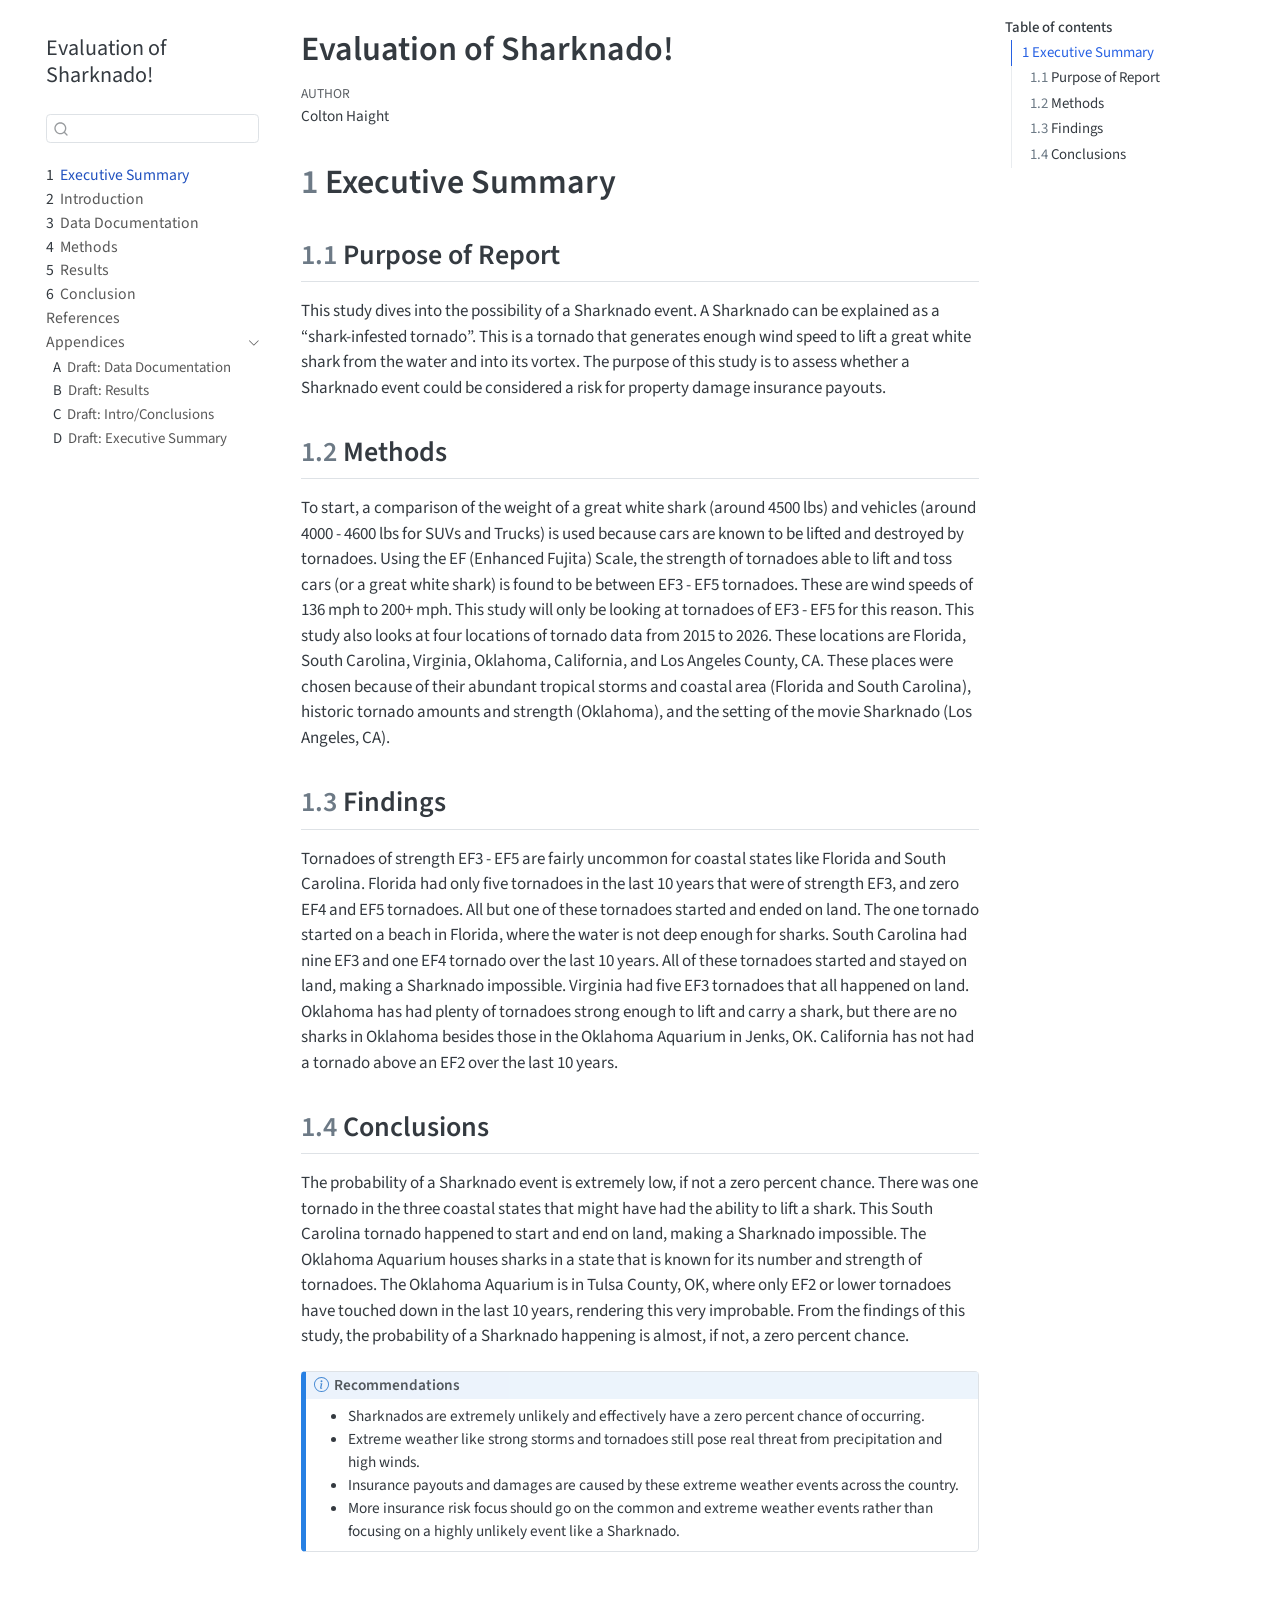
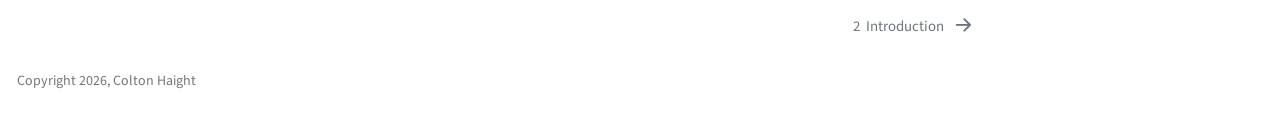
<file: docs/index.html>
<!DOCTYPE html>
<html xmlns="http://www.w3.org/1999/xhtml" lang="en" xml:lang="en"><head>

<meta charset="utf-8">
<meta name="generator" content="quarto-1.6.32">

<meta name="viewport" content="width=device-width, initial-scale=1.0, user-scalable=yes">

<meta name="author" content="Colton Haight">

<title>Evaluation of Sharknado!</title>
<style>
code{white-space: pre-wrap;}
span.smallcaps{font-variant: small-caps;}
div.columns{display: flex; gap: min(4vw, 1.5em);}
div.column{flex: auto; overflow-x: auto;}
div.hanging-indent{margin-left: 1.5em; text-indent: -1.5em;}
ul.task-list{list-style: none;}
ul.task-list li input[type="checkbox"] {
  width: 0.8em;
  margin: 0 0.8em 0.2em -1em; /* quarto-specific, see https://github.com/quarto-dev/quarto-cli/issues/4556 */ 
  vertical-align: middle;
}
</style>


<script src="site_libs/quarto-nav/quarto-nav.js"></script>
<script src="site_libs/quarto-nav/headroom.min.js"></script>
<script src="site_libs/clipboard/clipboard.min.js"></script>
<script src="site_libs/quarto-search/autocomplete.umd.js"></script>
<script src="site_libs/quarto-search/fuse.min.js"></script>
<script src="site_libs/quarto-search/quarto-search.js"></script>
<meta name="quarto:offset" content="./">
<link href="./intro.html" rel="next">
<script src="site_libs/quarto-html/quarto.js"></script>
<script src="site_libs/quarto-html/popper.min.js"></script>
<script src="site_libs/quarto-html/tippy.umd.min.js"></script>
<script src="site_libs/quarto-html/anchor.min.js"></script>
<link href="site_libs/quarto-html/tippy.css" rel="stylesheet">
<link href="site_libs/quarto-html/quarto-syntax-highlighting-2a04f3694134fdc0690229208924d33b.css" rel="stylesheet" id="quarto-text-highlighting-styles">
<script src="site_libs/bootstrap/bootstrap.min.js"></script>
<link href="site_libs/bootstrap/bootstrap-icons.css" rel="stylesheet">
<link href="site_libs/bootstrap/bootstrap-c5b9511470d41b6403a776d9533dfc9c.min.css" rel="stylesheet" append-hash="true" id="quarto-bootstrap" data-mode="light">
<script id="quarto-search-options" type="application/json">{
  "location": "sidebar",
  "copy-button": false,
  "collapse-after": 3,
  "panel-placement": "start",
  "type": "textbox",
  "limit": 50,
  "keyboard-shortcut": [
    "f",
    "/",
    "s"
  ],
  "show-item-context": false,
  "language": {
    "search-no-results-text": "No results",
    "search-matching-documents-text": "matching documents",
    "search-copy-link-title": "Copy link to search",
    "search-hide-matches-text": "Hide additional matches",
    "search-more-match-text": "more match in this document",
    "search-more-matches-text": "more matches in this document",
    "search-clear-button-title": "Clear",
    "search-text-placeholder": "",
    "search-detached-cancel-button-title": "Cancel",
    "search-submit-button-title": "Submit",
    "search-label": "Search"
  }
}</script>


</head>

<body class="nav-sidebar floating">

<div id="quarto-search-results"></div>
  <header id="quarto-header" class="headroom fixed-top">
  <nav class="quarto-secondary-nav">
    <div class="container-fluid d-flex">
      <button type="button" class="quarto-btn-toggle btn" data-bs-toggle="collapse" role="button" data-bs-target=".quarto-sidebar-collapse-item" aria-controls="quarto-sidebar" aria-expanded="false" aria-label="Toggle sidebar navigation" onclick="if (window.quartoToggleHeadroom) { window.quartoToggleHeadroom(); }">
        <i class="bi bi-layout-text-sidebar-reverse"></i>
      </button>
        <nav class="quarto-page-breadcrumbs" aria-label="breadcrumb"><ol class="breadcrumb"><li class="breadcrumb-item"><a href="./index.html"><span class="chapter-number">1</span>&nbsp; <span class="chapter-title">Executive Summary</span></a></li></ol></nav>
        <a class="flex-grow-1" role="navigation" data-bs-toggle="collapse" data-bs-target=".quarto-sidebar-collapse-item" aria-controls="quarto-sidebar" aria-expanded="false" aria-label="Toggle sidebar navigation" onclick="if (window.quartoToggleHeadroom) { window.quartoToggleHeadroom(); }">      
        </a>
      <button type="button" class="btn quarto-search-button" aria-label="Search" onclick="window.quartoOpenSearch();">
        <i class="bi bi-search"></i>
      </button>
    </div>
  </nav>
</header>
<!-- content -->
<div id="quarto-content" class="quarto-container page-columns page-rows-contents page-layout-article">
<!-- sidebar -->
  <nav id="quarto-sidebar" class="sidebar collapse collapse-horizontal quarto-sidebar-collapse-item sidebar-navigation floating overflow-auto">
    <div class="pt-lg-2 mt-2 text-left sidebar-header">
    <div class="sidebar-title mb-0 py-0">
      <a href="./">Evaluation of Sharknado!</a> 
    </div>
      </div>
        <div class="mt-2 flex-shrink-0 align-items-center">
        <div class="sidebar-search">
        <div id="quarto-search" class="" title="Search"></div>
        </div>
        </div>
    <div class="sidebar-menu-container"> 
    <ul class="list-unstyled mt-1">
        <li class="sidebar-item">
  <div class="sidebar-item-container"> 
  <a href="./index.html" class="sidebar-item-text sidebar-link active">
 <span class="menu-text"><span class="chapter-number">1</span>&nbsp; <span class="chapter-title">Executive Summary</span></span></a>
  </div>
</li>
        <li class="sidebar-item">
  <div class="sidebar-item-container"> 
  <a href="./intro.html" class="sidebar-item-text sidebar-link">
 <span class="menu-text"><span class="chapter-number">2</span>&nbsp; <span class="chapter-title">Introduction</span></span></a>
  </div>
</li>
        <li class="sidebar-item">
  <div class="sidebar-item-container"> 
  <a href="./data-doc.html" class="sidebar-item-text sidebar-link">
 <span class="menu-text"><span class="chapter-number">3</span>&nbsp; <span class="chapter-title">Data Documentation</span></span></a>
  </div>
</li>
        <li class="sidebar-item">
  <div class="sidebar-item-container"> 
  <a href="./methods.html" class="sidebar-item-text sidebar-link">
 <span class="menu-text"><span class="chapter-number">4</span>&nbsp; <span class="chapter-title">Methods</span></span></a>
  </div>
</li>
        <li class="sidebar-item">
  <div class="sidebar-item-container"> 
  <a href="./results.html" class="sidebar-item-text sidebar-link">
 <span class="menu-text"><span class="chapter-number">5</span>&nbsp; <span class="chapter-title">Results</span></span></a>
  </div>
</li>
        <li class="sidebar-item">
  <div class="sidebar-item-container"> 
  <a href="./conclusion.html" class="sidebar-item-text sidebar-link">
 <span class="menu-text"><span class="chapter-number">6</span>&nbsp; <span class="chapter-title">Conclusion</span></span></a>
  </div>
</li>
        <li class="sidebar-item">
  <div class="sidebar-item-container"> 
  <a href="./references.html" class="sidebar-item-text sidebar-link">
 <span class="menu-text">References</span></a>
  </div>
</li>
        <li class="sidebar-item sidebar-item-section">
      <div class="sidebar-item-container"> 
            <a class="sidebar-item-text sidebar-link text-start" data-bs-toggle="collapse" data-bs-target="#quarto-sidebar-section-1" role="navigation" aria-expanded="true">
 <span class="menu-text">Appendices</span></a>
          <a class="sidebar-item-toggle text-start" data-bs-toggle="collapse" data-bs-target="#quarto-sidebar-section-1" role="navigation" aria-expanded="true" aria-label="Toggle section">
            <i class="bi bi-chevron-right ms-2"></i>
          </a> 
      </div>
      <ul id="quarto-sidebar-section-1" class="collapse list-unstyled sidebar-section depth1 show">  
          <li class="sidebar-item">
  <div class="sidebar-item-container"> 
  <a href="./draft-data-doc.html" class="sidebar-item-text sidebar-link">
 <span class="menu-text"><span class="chapter-number">A</span>&nbsp; <span class="chapter-title">Draft: Data Documentation</span></span></a>
  </div>
</li>
          <li class="sidebar-item">
  <div class="sidebar-item-container"> 
  <a href="./draft-results.html" class="sidebar-item-text sidebar-link">
 <span class="menu-text"><span class="chapter-number">B</span>&nbsp; <span class="chapter-title">Draft: Results</span></span></a>
  </div>
</li>
          <li class="sidebar-item">
  <div class="sidebar-item-container"> 
  <a href="./draft-intro-conclusions.html" class="sidebar-item-text sidebar-link">
 <span class="menu-text"><span class="chapter-number">C</span>&nbsp; <span class="chapter-title">Draft: Intro/Conclusions</span></span></a>
  </div>
</li>
          <li class="sidebar-item">
  <div class="sidebar-item-container"> 
  <a href="./draft-exec-summary.html" class="sidebar-item-text sidebar-link">
 <span class="menu-text"><span class="chapter-number">D</span>&nbsp; <span class="chapter-title">Draft: Executive Summary</span></span></a>
  </div>
</li>
      </ul>
  </li>
    </ul>
    </div>
</nav>
<div id="quarto-sidebar-glass" class="quarto-sidebar-collapse-item" data-bs-toggle="collapse" data-bs-target=".quarto-sidebar-collapse-item"></div>
<!-- margin-sidebar -->
    <div id="quarto-margin-sidebar" class="sidebar margin-sidebar">
        <nav id="TOC" role="doc-toc" class="toc-active">
    <h2 id="toc-title">Table of contents</h2>
   
  <ul>
  <li><a href="#executive-summary" id="toc-executive-summary" class="nav-link active" data-scroll-target="#executive-summary"><span class="header-section-number">1</span> Executive Summary</a>
  <ul class="collapse">
  <li><a href="#purpose-of-report" id="toc-purpose-of-report" class="nav-link" data-scroll-target="#purpose-of-report"><span class="header-section-number">1.1</span> Purpose of Report</a></li>
  <li><a href="#methods" id="toc-methods" class="nav-link" data-scroll-target="#methods"><span class="header-section-number">1.2</span> Methods</a></li>
  <li><a href="#findings" id="toc-findings" class="nav-link" data-scroll-target="#findings"><span class="header-section-number">1.3</span> Findings</a></li>
  <li><a href="#conclusions" id="toc-conclusions" class="nav-link" data-scroll-target="#conclusions"><span class="header-section-number">1.4</span> Conclusions</a></li>
  </ul></li>
  </ul>
</nav>
    </div>
<!-- main -->
<main class="content" id="quarto-document-content">

<header id="title-block-header" class="quarto-title-block default">
<div class="quarto-title">
<h1 class="title">Evaluation of Sharknado!</h1>
</div>



<div class="quarto-title-meta">

    <div>
    <div class="quarto-title-meta-heading">Author</div>
    <div class="quarto-title-meta-contents">
             <p>Colton Haight </p>
          </div>
  </div>
    
  
    
  </div>
  


</header>


<section id="executive-summary" class="level1" data-number="1">
<h1 data-number="1"><span class="header-section-number">1</span> Executive Summary</h1>
<section id="purpose-of-report" class="level2" data-number="1.1">
<h2 data-number="1.1" class="anchored" data-anchor-id="purpose-of-report"><span class="header-section-number">1.1</span> Purpose of Report</h2>
<p>This study dives into the possibility of a Sharknado event. A Sharknado can be explained as a “shark-infested tornado”. This is a tornado that generates enough wind speed to lift a great white shark from the water and into its vortex. The purpose of this study is to assess whether a Sharknado event could be considered a risk for property damage insurance payouts.</p>
</section>
<section id="methods" class="level2" data-number="1.2">
<h2 data-number="1.2" class="anchored" data-anchor-id="methods"><span class="header-section-number">1.2</span> Methods</h2>
<p>To start, a comparison of the weight of a great white shark (around 4500 lbs) and vehicles (around 4000 - 4600 lbs for SUVs and Trucks) is used because cars are known to be lifted and destroyed by tornadoes. Using the EF (Enhanced Fujita) Scale, the strength of tornadoes able to lift and toss cars (or a great white shark) is found to be between EF3 - EF5 tornadoes. These are wind speeds of 136 mph to 200+ mph. This study will only be looking at tornadoes of EF3 - EF5 for this reason. This study also looks at four locations of tornado data from 2015 to 2026. These locations are Florida, South Carolina, Virginia, Oklahoma, California, and Los Angeles County, CA. These places were chosen because of their abundant tropical storms and coastal area (Florida and South Carolina), historic tornado amounts and strength (Oklahoma), and the setting of the movie Sharknado (Los Angeles, CA).</p>
</section>
<section id="findings" class="level2" data-number="1.3">
<h2 data-number="1.3" class="anchored" data-anchor-id="findings"><span class="header-section-number">1.3</span> Findings</h2>
<p>Tornadoes of strength EF3 - EF5 are fairly uncommon for coastal states like Florida and South Carolina. Florida had only five tornadoes in the last 10 years that were of strength EF3, and zero EF4 and EF5 tornadoes. All but one of these tornadoes started and ended on land. The one tornado started on a beach in Florida, where the water is not deep enough for sharks. South Carolina had nine EF3 and one EF4 tornado over the last 10 years. All of these tornadoes started and stayed on land, making a Sharknado impossible. Virginia had five EF3 tornadoes that all happened on land. Oklahoma has had plenty of tornadoes strong enough to lift and carry a shark, but there are no sharks in Oklahoma besides those in the Oklahoma Aquarium in Jenks, OK. California has not had a tornado above an EF2 over the last 10 years.</p>
</section>
<section id="conclusions" class="level2" data-number="1.4">
<h2 data-number="1.4" class="anchored" data-anchor-id="conclusions"><span class="header-section-number">1.4</span> Conclusions</h2>
<p>The probability of a Sharknado event is extremely low, if not a zero percent chance. There was one tornado in the three coastal states that might have had the ability to lift a shark. This South Carolina tornado happened to start and end on land, making a Sharknado impossible. The Oklahoma Aquarium houses sharks in a state that is known for its number and strength of tornadoes. The Oklahoma Aquarium is in Tulsa County, OK, where only EF2 or lower tornadoes have touched down in the last 10 years, rendering this very improbable. From the findings of this study, the probability of a Sharknado happening is almost, if not, a zero percent chance.</p>
<div class="callout callout-style-default callout-note callout-titled">
<div class="callout-header d-flex align-content-center">
<div class="callout-icon-container">
<i class="callout-icon"></i>
</div>
<div class="callout-title-container flex-fill">
Recommendations
</div>
</div>
<div class="callout-body-container callout-body">
<ul>
<li>Sharknados are extremely unlikely and effectively have a zero percent chance of occurring.</li>
<li>Extreme weather like strong storms and tornadoes still pose real threat from precipitation and high winds.</li>
<li>Insurance payouts and damages are caused by these extreme weather events across the country.</li>
<li>More insurance risk focus should go on the common and extreme weather events rather than focusing on a highly unlikely event like a Sharknado.</li>
</ul>
</div>
</div>


</section>
</section>

</main> <!-- /main -->
<script id="quarto-html-after-body" type="application/javascript">
window.document.addEventListener("DOMContentLoaded", function (event) {
  const toggleBodyColorMode = (bsSheetEl) => {
    const mode = bsSheetEl.getAttribute("data-mode");
    const bodyEl = window.document.querySelector("body");
    if (mode === "dark") {
      bodyEl.classList.add("quarto-dark");
      bodyEl.classList.remove("quarto-light");
    } else {
      bodyEl.classList.add("quarto-light");
      bodyEl.classList.remove("quarto-dark");
    }
  }
  const toggleBodyColorPrimary = () => {
    const bsSheetEl = window.document.querySelector("link#quarto-bootstrap");
    if (bsSheetEl) {
      toggleBodyColorMode(bsSheetEl);
    }
  }
  toggleBodyColorPrimary();  
  const icon = "";
  const anchorJS = new window.AnchorJS();
  anchorJS.options = {
    placement: 'right',
    icon: icon
  };
  anchorJS.add('.anchored');
  const isCodeAnnotation = (el) => {
    for (const clz of el.classList) {
      if (clz.startsWith('code-annotation-')) {                     
        return true;
      }
    }
    return false;
  }
  const onCopySuccess = function(e) {
    // button target
    const button = e.trigger;
    // don't keep focus
    button.blur();
    // flash "checked"
    button.classList.add('code-copy-button-checked');
    var currentTitle = button.getAttribute("title");
    button.setAttribute("title", "Copied!");
    let tooltip;
    if (window.bootstrap) {
      button.setAttribute("data-bs-toggle", "tooltip");
      button.setAttribute("data-bs-placement", "left");
      button.setAttribute("data-bs-title", "Copied!");
      tooltip = new bootstrap.Tooltip(button, 
        { trigger: "manual", 
          customClass: "code-copy-button-tooltip",
          offset: [0, -8]});
      tooltip.show();    
    }
    setTimeout(function() {
      if (tooltip) {
        tooltip.hide();
        button.removeAttribute("data-bs-title");
        button.removeAttribute("data-bs-toggle");
        button.removeAttribute("data-bs-placement");
      }
      button.setAttribute("title", currentTitle);
      button.classList.remove('code-copy-button-checked');
    }, 1000);
    // clear code selection
    e.clearSelection();
  }
  const getTextToCopy = function(trigger) {
      const codeEl = trigger.previousElementSibling.cloneNode(true);
      for (const childEl of codeEl.children) {
        if (isCodeAnnotation(childEl)) {
          childEl.remove();
        }
      }
      return codeEl.innerText;
  }
  const clipboard = new window.ClipboardJS('.code-copy-button:not([data-in-quarto-modal])', {
    text: getTextToCopy
  });
  clipboard.on('success', onCopySuccess);
  if (window.document.getElementById('quarto-embedded-source-code-modal')) {
    // For code content inside modals, clipBoardJS needs to be initialized with a container option
    // TODO: Check when it could be a function (https://github.com/zenorocha/clipboard.js/issues/860)
    const clipboardModal = new window.ClipboardJS('.code-copy-button[data-in-quarto-modal]', {
      text: getTextToCopy,
      container: window.document.getElementById('quarto-embedded-source-code-modal')
    });
    clipboardModal.on('success', onCopySuccess);
  }
    var localhostRegex = new RegExp(/^(?:http|https):\/\/localhost\:?[0-9]*\//);
    var mailtoRegex = new RegExp(/^mailto:/);
      var filterRegex = new RegExp('/' + window.location.host + '/');
    var isInternal = (href) => {
        return filterRegex.test(href) || localhostRegex.test(href) || mailtoRegex.test(href);
    }
    // Inspect non-navigation links and adorn them if external
 	var links = window.document.querySelectorAll('a[href]:not(.nav-link):not(.navbar-brand):not(.toc-action):not(.sidebar-link):not(.sidebar-item-toggle):not(.pagination-link):not(.no-external):not([aria-hidden]):not(.dropdown-item):not(.quarto-navigation-tool):not(.about-link)');
    for (var i=0; i<links.length; i++) {
      const link = links[i];
      if (!isInternal(link.href)) {
        // undo the damage that might have been done by quarto-nav.js in the case of
        // links that we want to consider external
        if (link.dataset.originalHref !== undefined) {
          link.href = link.dataset.originalHref;
        }
      }
    }
  function tippyHover(el, contentFn, onTriggerFn, onUntriggerFn) {
    const config = {
      allowHTML: true,
      maxWidth: 500,
      delay: 100,
      arrow: false,
      appendTo: function(el) {
          return el.parentElement;
      },
      interactive: true,
      interactiveBorder: 10,
      theme: 'quarto',
      placement: 'bottom-start',
    };
    if (contentFn) {
      config.content = contentFn;
    }
    if (onTriggerFn) {
      config.onTrigger = onTriggerFn;
    }
    if (onUntriggerFn) {
      config.onUntrigger = onUntriggerFn;
    }
    window.tippy(el, config); 
  }
  const noterefs = window.document.querySelectorAll('a[role="doc-noteref"]');
  for (var i=0; i<noterefs.length; i++) {
    const ref = noterefs[i];
    tippyHover(ref, function() {
      // use id or data attribute instead here
      let href = ref.getAttribute('data-footnote-href') || ref.getAttribute('href');
      try { href = new URL(href).hash; } catch {}
      const id = href.replace(/^#\/?/, "");
      const note = window.document.getElementById(id);
      if (note) {
        return note.innerHTML;
      } else {
        return "";
      }
    });
  }
  const xrefs = window.document.querySelectorAll('a.quarto-xref');
  const processXRef = (id, note) => {
    // Strip column container classes
    const stripColumnClz = (el) => {
      el.classList.remove("page-full", "page-columns");
      if (el.children) {
        for (const child of el.children) {
          stripColumnClz(child);
        }
      }
    }
    stripColumnClz(note)
    if (id === null || id.startsWith('sec-')) {
      // Special case sections, only their first couple elements
      const container = document.createElement("div");
      if (note.children && note.children.length > 2) {
        container.appendChild(note.children[0].cloneNode(true));
        for (let i = 1; i < note.children.length; i++) {
          const child = note.children[i];
          if (child.tagName === "P" && child.innerText === "") {
            continue;
          } else {
            container.appendChild(child.cloneNode(true));
            break;
          }
        }
        if (window.Quarto?.typesetMath) {
          window.Quarto.typesetMath(container);
        }
        return container.innerHTML
      } else {
        if (window.Quarto?.typesetMath) {
          window.Quarto.typesetMath(note);
        }
        return note.innerHTML;
      }
    } else {
      // Remove any anchor links if they are present
      const anchorLink = note.querySelector('a.anchorjs-link');
      if (anchorLink) {
        anchorLink.remove();
      }
      if (window.Quarto?.typesetMath) {
        window.Quarto.typesetMath(note);
      }
      // TODO in 1.5, we should make sure this works without a callout special case
      if (note.classList.contains("callout")) {
        return note.outerHTML;
      } else {
        return note.innerHTML;
      }
    }
  }
  for (var i=0; i<xrefs.length; i++) {
    const xref = xrefs[i];
    tippyHover(xref, undefined, function(instance) {
      instance.disable();
      let url = xref.getAttribute('href');
      let hash = undefined; 
      if (url.startsWith('#')) {
        hash = url;
      } else {
        try { hash = new URL(url).hash; } catch {}
      }
      if (hash) {
        const id = hash.replace(/^#\/?/, "");
        const note = window.document.getElementById(id);
        if (note !== null) {
          try {
            const html = processXRef(id, note.cloneNode(true));
            instance.setContent(html);
          } finally {
            instance.enable();
            instance.show();
          }
        } else {
          // See if we can fetch this
          fetch(url.split('#')[0])
          .then(res => res.text())
          .then(html => {
            const parser = new DOMParser();
            const htmlDoc = parser.parseFromString(html, "text/html");
            const note = htmlDoc.getElementById(id);
            if (note !== null) {
              const html = processXRef(id, note);
              instance.setContent(html);
            } 
          }).finally(() => {
            instance.enable();
            instance.show();
          });
        }
      } else {
        // See if we can fetch a full url (with no hash to target)
        // This is a special case and we should probably do some content thinning / targeting
        fetch(url)
        .then(res => res.text())
        .then(html => {
          const parser = new DOMParser();
          const htmlDoc = parser.parseFromString(html, "text/html");
          const note = htmlDoc.querySelector('main.content');
          if (note !== null) {
            // This should only happen for chapter cross references
            // (since there is no id in the URL)
            // remove the first header
            if (note.children.length > 0 && note.children[0].tagName === "HEADER") {
              note.children[0].remove();
            }
            const html = processXRef(null, note);
            instance.setContent(html);
          } 
        }).finally(() => {
          instance.enable();
          instance.show();
        });
      }
    }, function(instance) {
    });
  }
      let selectedAnnoteEl;
      const selectorForAnnotation = ( cell, annotation) => {
        let cellAttr = 'data-code-cell="' + cell + '"';
        let lineAttr = 'data-code-annotation="' +  annotation + '"';
        const selector = 'span[' + cellAttr + '][' + lineAttr + ']';
        return selector;
      }
      const selectCodeLines = (annoteEl) => {
        const doc = window.document;
        const targetCell = annoteEl.getAttribute("data-target-cell");
        const targetAnnotation = annoteEl.getAttribute("data-target-annotation");
        const annoteSpan = window.document.querySelector(selectorForAnnotation(targetCell, targetAnnotation));
        const lines = annoteSpan.getAttribute("data-code-lines").split(",");
        const lineIds = lines.map((line) => {
          return targetCell + "-" + line;
        })
        let top = null;
        let height = null;
        let parent = null;
        if (lineIds.length > 0) {
            //compute the position of the single el (top and bottom and make a div)
            const el = window.document.getElementById(lineIds[0]);
            top = el.offsetTop;
            height = el.offsetHeight;
            parent = el.parentElement.parentElement;
          if (lineIds.length > 1) {
            const lastEl = window.document.getElementById(lineIds[lineIds.length - 1]);
            const bottom = lastEl.offsetTop + lastEl.offsetHeight;
            height = bottom - top;
          }
          if (top !== null && height !== null && parent !== null) {
            // cook up a div (if necessary) and position it 
            let div = window.document.getElementById("code-annotation-line-highlight");
            if (div === null) {
              div = window.document.createElement("div");
              div.setAttribute("id", "code-annotation-line-highlight");
              div.style.position = 'absolute';
              parent.appendChild(div);
            }
            div.style.top = top - 2 + "px";
            div.style.height = height + 4 + "px";
            div.style.left = 0;
            let gutterDiv = window.document.getElementById("code-annotation-line-highlight-gutter");
            if (gutterDiv === null) {
              gutterDiv = window.document.createElement("div");
              gutterDiv.setAttribute("id", "code-annotation-line-highlight-gutter");
              gutterDiv.style.position = 'absolute';
              const codeCell = window.document.getElementById(targetCell);
              const gutter = codeCell.querySelector('.code-annotation-gutter');
              gutter.appendChild(gutterDiv);
            }
            gutterDiv.style.top = top - 2 + "px";
            gutterDiv.style.height = height + 4 + "px";
          }
          selectedAnnoteEl = annoteEl;
        }
      };
      const unselectCodeLines = () => {
        const elementsIds = ["code-annotation-line-highlight", "code-annotation-line-highlight-gutter"];
        elementsIds.forEach((elId) => {
          const div = window.document.getElementById(elId);
          if (div) {
            div.remove();
          }
        });
        selectedAnnoteEl = undefined;
      };
        // Handle positioning of the toggle
    window.addEventListener(
      "resize",
      throttle(() => {
        elRect = undefined;
        if (selectedAnnoteEl) {
          selectCodeLines(selectedAnnoteEl);
        }
      }, 10)
    );
    function throttle(fn, ms) {
    let throttle = false;
    let timer;
      return (...args) => {
        if(!throttle) { // first call gets through
            fn.apply(this, args);
            throttle = true;
        } else { // all the others get throttled
            if(timer) clearTimeout(timer); // cancel #2
            timer = setTimeout(() => {
              fn.apply(this, args);
              timer = throttle = false;
            }, ms);
        }
      };
    }
      // Attach click handler to the DT
      const annoteDls = window.document.querySelectorAll('dt[data-target-cell]');
      for (const annoteDlNode of annoteDls) {
        annoteDlNode.addEventListener('click', (event) => {
          const clickedEl = event.target;
          if (clickedEl !== selectedAnnoteEl) {
            unselectCodeLines();
            const activeEl = window.document.querySelector('dt[data-target-cell].code-annotation-active');
            if (activeEl) {
              activeEl.classList.remove('code-annotation-active');
            }
            selectCodeLines(clickedEl);
            clickedEl.classList.add('code-annotation-active');
          } else {
            // Unselect the line
            unselectCodeLines();
            clickedEl.classList.remove('code-annotation-active');
          }
        });
      }
  const findCites = (el) => {
    const parentEl = el.parentElement;
    if (parentEl) {
      const cites = parentEl.dataset.cites;
      if (cites) {
        return {
          el,
          cites: cites.split(' ')
        };
      } else {
        return findCites(el.parentElement)
      }
    } else {
      return undefined;
    }
  };
  var bibliorefs = window.document.querySelectorAll('a[role="doc-biblioref"]');
  for (var i=0; i<bibliorefs.length; i++) {
    const ref = bibliorefs[i];
    const citeInfo = findCites(ref);
    if (citeInfo) {
      tippyHover(citeInfo.el, function() {
        var popup = window.document.createElement('div');
        citeInfo.cites.forEach(function(cite) {
          var citeDiv = window.document.createElement('div');
          citeDiv.classList.add('hanging-indent');
          citeDiv.classList.add('csl-entry');
          var biblioDiv = window.document.getElementById('ref-' + cite);
          if (biblioDiv) {
            citeDiv.innerHTML = biblioDiv.innerHTML;
          }
          popup.appendChild(citeDiv);
        });
        return popup.innerHTML;
      });
    }
  }
});
</script>
<nav class="page-navigation">
  <div class="nav-page nav-page-previous">
  </div>
  <div class="nav-page nav-page-next">
      <a href="./intro.html" class="pagination-link" aria-label="Introduction">
        <span class="nav-page-text"><span class="chapter-number">2</span>&nbsp; <span class="chapter-title">Introduction</span></span> <i class="bi bi-arrow-right-short"></i>
      </a>
  </div>
</nav>
</div> <!-- /content -->
<footer class="footer">
  <div class="nav-footer">
    <div class="nav-footer-left">
<p>Copyright 2026, Colton Haight</p>
</div>   
    <div class="nav-footer-center">
      &nbsp;
    </div>
    <div class="nav-footer-right">
      &nbsp;
    </div>
  </div>
</footer>




</body></html>
</file>
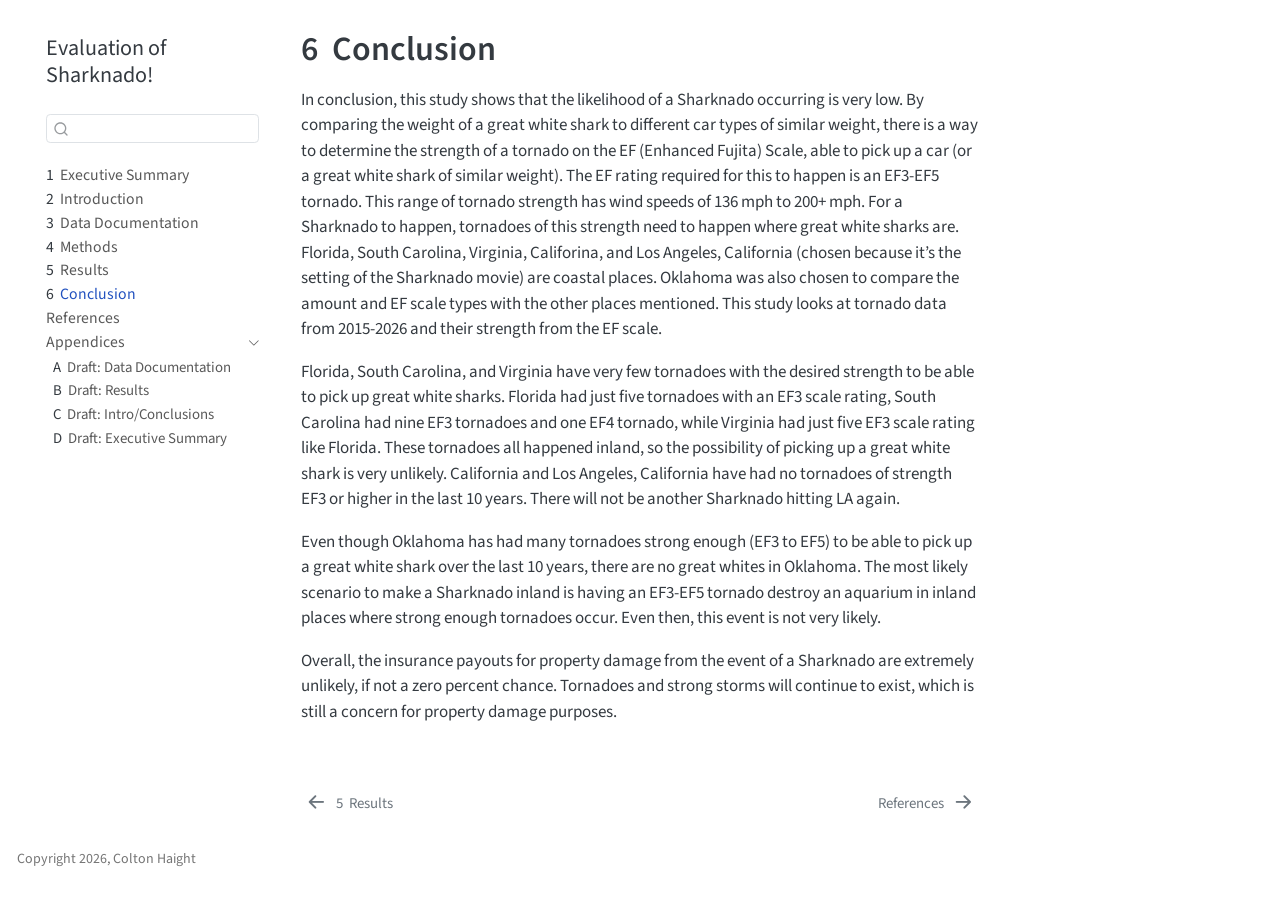
<file: docs/conclusion.html>
<!DOCTYPE html>
<html xmlns="http://www.w3.org/1999/xhtml" lang="en" xml:lang="en"><head>

<meta charset="utf-8">
<meta name="generator" content="quarto-1.6.32">

<meta name="viewport" content="width=device-width, initial-scale=1.0, user-scalable=yes">


<title>6&nbsp; Conclusion – Evaluation of Sharknado!</title>
<style>
code{white-space: pre-wrap;}
span.smallcaps{font-variant: small-caps;}
div.columns{display: flex; gap: min(4vw, 1.5em);}
div.column{flex: auto; overflow-x: auto;}
div.hanging-indent{margin-left: 1.5em; text-indent: -1.5em;}
ul.task-list{list-style: none;}
ul.task-list li input[type="checkbox"] {
  width: 0.8em;
  margin: 0 0.8em 0.2em -1em; /* quarto-specific, see https://github.com/quarto-dev/quarto-cli/issues/4556 */ 
  vertical-align: middle;
}
</style>


<script src="site_libs/quarto-nav/quarto-nav.js"></script>
<script src="site_libs/quarto-nav/headroom.min.js"></script>
<script src="site_libs/clipboard/clipboard.min.js"></script>
<script src="site_libs/quarto-search/autocomplete.umd.js"></script>
<script src="site_libs/quarto-search/fuse.min.js"></script>
<script src="site_libs/quarto-search/quarto-search.js"></script>
<meta name="quarto:offset" content="./">
<link href="./references.html" rel="next">
<link href="./results.html" rel="prev">
<script src="site_libs/quarto-html/quarto.js"></script>
<script src="site_libs/quarto-html/popper.min.js"></script>
<script src="site_libs/quarto-html/tippy.umd.min.js"></script>
<script src="site_libs/quarto-html/anchor.min.js"></script>
<link href="site_libs/quarto-html/tippy.css" rel="stylesheet">
<link href="site_libs/quarto-html/quarto-syntax-highlighting-2a04f3694134fdc0690229208924d33b.css" rel="stylesheet" id="quarto-text-highlighting-styles">
<script src="site_libs/bootstrap/bootstrap.min.js"></script>
<link href="site_libs/bootstrap/bootstrap-icons.css" rel="stylesheet">
<link href="site_libs/bootstrap/bootstrap-c5b9511470d41b6403a776d9533dfc9c.min.css" rel="stylesheet" append-hash="true" id="quarto-bootstrap" data-mode="light">
<script id="quarto-search-options" type="application/json">{
  "location": "sidebar",
  "copy-button": false,
  "collapse-after": 3,
  "panel-placement": "start",
  "type": "textbox",
  "limit": 50,
  "keyboard-shortcut": [
    "f",
    "/",
    "s"
  ],
  "show-item-context": false,
  "language": {
    "search-no-results-text": "No results",
    "search-matching-documents-text": "matching documents",
    "search-copy-link-title": "Copy link to search",
    "search-hide-matches-text": "Hide additional matches",
    "search-more-match-text": "more match in this document",
    "search-more-matches-text": "more matches in this document",
    "search-clear-button-title": "Clear",
    "search-text-placeholder": "",
    "search-detached-cancel-button-title": "Cancel",
    "search-submit-button-title": "Submit",
    "search-label": "Search"
  }
}</script>


</head>

<body class="nav-sidebar floating">

<div id="quarto-search-results"></div>
  <header id="quarto-header" class="headroom fixed-top">
  <nav class="quarto-secondary-nav">
    <div class="container-fluid d-flex">
      <button type="button" class="quarto-btn-toggle btn" data-bs-toggle="collapse" role="button" data-bs-target=".quarto-sidebar-collapse-item" aria-controls="quarto-sidebar" aria-expanded="false" aria-label="Toggle sidebar navigation" onclick="if (window.quartoToggleHeadroom) { window.quartoToggleHeadroom(); }">
        <i class="bi bi-layout-text-sidebar-reverse"></i>
      </button>
        <nav class="quarto-page-breadcrumbs" aria-label="breadcrumb"><ol class="breadcrumb"><li class="breadcrumb-item"><a href="./conclusion.html"><span class="chapter-number">6</span>&nbsp; <span class="chapter-title">Conclusion</span></a></li></ol></nav>
        <a class="flex-grow-1" role="navigation" data-bs-toggle="collapse" data-bs-target=".quarto-sidebar-collapse-item" aria-controls="quarto-sidebar" aria-expanded="false" aria-label="Toggle sidebar navigation" onclick="if (window.quartoToggleHeadroom) { window.quartoToggleHeadroom(); }">      
        </a>
      <button type="button" class="btn quarto-search-button" aria-label="Search" onclick="window.quartoOpenSearch();">
        <i class="bi bi-search"></i>
      </button>
    </div>
  </nav>
</header>
<!-- content -->
<div id="quarto-content" class="quarto-container page-columns page-rows-contents page-layout-article">
<!-- sidebar -->
  <nav id="quarto-sidebar" class="sidebar collapse collapse-horizontal quarto-sidebar-collapse-item sidebar-navigation floating overflow-auto">
    <div class="pt-lg-2 mt-2 text-left sidebar-header">
    <div class="sidebar-title mb-0 py-0">
      <a href="./">Evaluation of Sharknado!</a> 
    </div>
      </div>
        <div class="mt-2 flex-shrink-0 align-items-center">
        <div class="sidebar-search">
        <div id="quarto-search" class="" title="Search"></div>
        </div>
        </div>
    <div class="sidebar-menu-container"> 
    <ul class="list-unstyled mt-1">
        <li class="sidebar-item">
  <div class="sidebar-item-container"> 
  <a href="./index.html" class="sidebar-item-text sidebar-link">
 <span class="menu-text"><span class="chapter-number">1</span>&nbsp; <span class="chapter-title">Executive Summary</span></span></a>
  </div>
</li>
        <li class="sidebar-item">
  <div class="sidebar-item-container"> 
  <a href="./intro.html" class="sidebar-item-text sidebar-link">
 <span class="menu-text"><span class="chapter-number">2</span>&nbsp; <span class="chapter-title">Introduction</span></span></a>
  </div>
</li>
        <li class="sidebar-item">
  <div class="sidebar-item-container"> 
  <a href="./data-doc.html" class="sidebar-item-text sidebar-link">
 <span class="menu-text"><span class="chapter-number">3</span>&nbsp; <span class="chapter-title">Data Documentation</span></span></a>
  </div>
</li>
        <li class="sidebar-item">
  <div class="sidebar-item-container"> 
  <a href="./methods.html" class="sidebar-item-text sidebar-link">
 <span class="menu-text"><span class="chapter-number">4</span>&nbsp; <span class="chapter-title">Methods</span></span></a>
  </div>
</li>
        <li class="sidebar-item">
  <div class="sidebar-item-container"> 
  <a href="./results.html" class="sidebar-item-text sidebar-link">
 <span class="menu-text"><span class="chapter-number">5</span>&nbsp; <span class="chapter-title">Results</span></span></a>
  </div>
</li>
        <li class="sidebar-item">
  <div class="sidebar-item-container"> 
  <a href="./conclusion.html" class="sidebar-item-text sidebar-link active">
 <span class="menu-text"><span class="chapter-number">6</span>&nbsp; <span class="chapter-title">Conclusion</span></span></a>
  </div>
</li>
        <li class="sidebar-item">
  <div class="sidebar-item-container"> 
  <a href="./references.html" class="sidebar-item-text sidebar-link">
 <span class="menu-text">References</span></a>
  </div>
</li>
        <li class="sidebar-item sidebar-item-section">
      <div class="sidebar-item-container"> 
            <a class="sidebar-item-text sidebar-link text-start" data-bs-toggle="collapse" data-bs-target="#quarto-sidebar-section-1" role="navigation" aria-expanded="true">
 <span class="menu-text">Appendices</span></a>
          <a class="sidebar-item-toggle text-start" data-bs-toggle="collapse" data-bs-target="#quarto-sidebar-section-1" role="navigation" aria-expanded="true" aria-label="Toggle section">
            <i class="bi bi-chevron-right ms-2"></i>
          </a> 
      </div>
      <ul id="quarto-sidebar-section-1" class="collapse list-unstyled sidebar-section depth1 show">  
          <li class="sidebar-item">
  <div class="sidebar-item-container"> 
  <a href="./draft-data-doc.html" class="sidebar-item-text sidebar-link">
 <span class="menu-text"><span class="chapter-number">A</span>&nbsp; <span class="chapter-title">Draft: Data Documentation</span></span></a>
  </div>
</li>
          <li class="sidebar-item">
  <div class="sidebar-item-container"> 
  <a href="./draft-results.html" class="sidebar-item-text sidebar-link">
 <span class="menu-text"><span class="chapter-number">B</span>&nbsp; <span class="chapter-title">Draft: Results</span></span></a>
  </div>
</li>
          <li class="sidebar-item">
  <div class="sidebar-item-container"> 
  <a href="./draft-intro-conclusions.html" class="sidebar-item-text sidebar-link">
 <span class="menu-text"><span class="chapter-number">C</span>&nbsp; <span class="chapter-title">Draft: Intro/Conclusions</span></span></a>
  </div>
</li>
          <li class="sidebar-item">
  <div class="sidebar-item-container"> 
  <a href="./draft-exec-summary.html" class="sidebar-item-text sidebar-link">
 <span class="menu-text"><span class="chapter-number">D</span>&nbsp; <span class="chapter-title">Draft: Executive Summary</span></span></a>
  </div>
</li>
      </ul>
  </li>
    </ul>
    </div>
</nav>
<div id="quarto-sidebar-glass" class="quarto-sidebar-collapse-item" data-bs-toggle="collapse" data-bs-target=".quarto-sidebar-collapse-item"></div>
<!-- margin-sidebar -->
    <div id="quarto-margin-sidebar" class="sidebar margin-sidebar zindex-bottom">
        
    </div>
<!-- main -->
<main class="content" id="quarto-document-content">

<header id="title-block-header" class="quarto-title-block default">
<div class="quarto-title">
<h1 class="title"><span class="chapter-number">6</span>&nbsp; <span class="chapter-title">Conclusion</span></h1>
</div>



<div class="quarto-title-meta">

    
  
    
  </div>
  


</header>


<p>In conclusion, this study shows that the likelihood of a Sharknado occurring is very low. By comparing the weight of a great white shark to different car types of similar weight, there is a way to determine the strength of a tornado on the EF (Enhanced Fujita) Scale, able to pick up a car (or a great white shark of similar weight). The EF rating required for this to happen is an EF3-EF5 tornado. This range of tornado strength has wind speeds of 136 mph to 200+ mph. For a Sharknado to happen, tornadoes of this strength need to happen where great white sharks are. Florida, South Carolina, Virginia, Califorina, and Los Angeles, California (chosen because it’s the setting of the Sharknado movie) are coastal places. Oklahoma was also chosen to compare the amount and EF scale types with the other places mentioned. This study looks at tornado data from 2015-2026 and their strength from the EF scale.</p>
<p>Florida, South Carolina, and Virginia have very few tornadoes with the desired strength to be able to pick up great white sharks. Florida had just five tornadoes with an EF3 scale rating, South Carolina had nine EF3 tornadoes and one EF4 tornado, while Virginia had just five EF3 scale rating like Florida. These tornadoes all happened inland, so the possibility of picking up a great white shark is very unlikely. California and Los Angeles, California have had no tornadoes of strength EF3 or higher in the last 10 years. There will not be another Sharknado hitting LA again.</p>
<p>Even though Oklahoma has had many tornadoes strong enough (EF3 to EF5) to be able to pick up a great white shark over the last 10 years, there are no great whites in Oklahoma. The most likely scenario to make a Sharknado inland is having an EF3-EF5 tornado destroy an aquarium in inland places where strong enough tornadoes occur. Even then, this event is not very likely.</p>
<p>Overall, the insurance payouts for property damage from the event of a Sharknado are extremely unlikely, if not a zero percent chance. Tornadoes and strong storms will continue to exist, which is still a concern for property damage purposes.</p>



</main> <!-- /main -->
<script id="quarto-html-after-body" type="application/javascript">
window.document.addEventListener("DOMContentLoaded", function (event) {
  const toggleBodyColorMode = (bsSheetEl) => {
    const mode = bsSheetEl.getAttribute("data-mode");
    const bodyEl = window.document.querySelector("body");
    if (mode === "dark") {
      bodyEl.classList.add("quarto-dark");
      bodyEl.classList.remove("quarto-light");
    } else {
      bodyEl.classList.add("quarto-light");
      bodyEl.classList.remove("quarto-dark");
    }
  }
  const toggleBodyColorPrimary = () => {
    const bsSheetEl = window.document.querySelector("link#quarto-bootstrap");
    if (bsSheetEl) {
      toggleBodyColorMode(bsSheetEl);
    }
  }
  toggleBodyColorPrimary();  
  const icon = "";
  const anchorJS = new window.AnchorJS();
  anchorJS.options = {
    placement: 'right',
    icon: icon
  };
  anchorJS.add('.anchored');
  const isCodeAnnotation = (el) => {
    for (const clz of el.classList) {
      if (clz.startsWith('code-annotation-')) {                     
        return true;
      }
    }
    return false;
  }
  const onCopySuccess = function(e) {
    // button target
    const button = e.trigger;
    // don't keep focus
    button.blur();
    // flash "checked"
    button.classList.add('code-copy-button-checked');
    var currentTitle = button.getAttribute("title");
    button.setAttribute("title", "Copied!");
    let tooltip;
    if (window.bootstrap) {
      button.setAttribute("data-bs-toggle", "tooltip");
      button.setAttribute("data-bs-placement", "left");
      button.setAttribute("data-bs-title", "Copied!");
      tooltip = new bootstrap.Tooltip(button, 
        { trigger: "manual", 
          customClass: "code-copy-button-tooltip",
          offset: [0, -8]});
      tooltip.show();    
    }
    setTimeout(function() {
      if (tooltip) {
        tooltip.hide();
        button.removeAttribute("data-bs-title");
        button.removeAttribute("data-bs-toggle");
        button.removeAttribute("data-bs-placement");
      }
      button.setAttribute("title", currentTitle);
      button.classList.remove('code-copy-button-checked');
    }, 1000);
    // clear code selection
    e.clearSelection();
  }
  const getTextToCopy = function(trigger) {
      const codeEl = trigger.previousElementSibling.cloneNode(true);
      for (const childEl of codeEl.children) {
        if (isCodeAnnotation(childEl)) {
          childEl.remove();
        }
      }
      return codeEl.innerText;
  }
  const clipboard = new window.ClipboardJS('.code-copy-button:not([data-in-quarto-modal])', {
    text: getTextToCopy
  });
  clipboard.on('success', onCopySuccess);
  if (window.document.getElementById('quarto-embedded-source-code-modal')) {
    // For code content inside modals, clipBoardJS needs to be initialized with a container option
    // TODO: Check when it could be a function (https://github.com/zenorocha/clipboard.js/issues/860)
    const clipboardModal = new window.ClipboardJS('.code-copy-button[data-in-quarto-modal]', {
      text: getTextToCopy,
      container: window.document.getElementById('quarto-embedded-source-code-modal')
    });
    clipboardModal.on('success', onCopySuccess);
  }
    var localhostRegex = new RegExp(/^(?:http|https):\/\/localhost\:?[0-9]*\//);
    var mailtoRegex = new RegExp(/^mailto:/);
      var filterRegex = new RegExp('/' + window.location.host + '/');
    var isInternal = (href) => {
        return filterRegex.test(href) || localhostRegex.test(href) || mailtoRegex.test(href);
    }
    // Inspect non-navigation links and adorn them if external
 	var links = window.document.querySelectorAll('a[href]:not(.nav-link):not(.navbar-brand):not(.toc-action):not(.sidebar-link):not(.sidebar-item-toggle):not(.pagination-link):not(.no-external):not([aria-hidden]):not(.dropdown-item):not(.quarto-navigation-tool):not(.about-link)');
    for (var i=0; i<links.length; i++) {
      const link = links[i];
      if (!isInternal(link.href)) {
        // undo the damage that might have been done by quarto-nav.js in the case of
        // links that we want to consider external
        if (link.dataset.originalHref !== undefined) {
          link.href = link.dataset.originalHref;
        }
      }
    }
  function tippyHover(el, contentFn, onTriggerFn, onUntriggerFn) {
    const config = {
      allowHTML: true,
      maxWidth: 500,
      delay: 100,
      arrow: false,
      appendTo: function(el) {
          return el.parentElement;
      },
      interactive: true,
      interactiveBorder: 10,
      theme: 'quarto',
      placement: 'bottom-start',
    };
    if (contentFn) {
      config.content = contentFn;
    }
    if (onTriggerFn) {
      config.onTrigger = onTriggerFn;
    }
    if (onUntriggerFn) {
      config.onUntrigger = onUntriggerFn;
    }
    window.tippy(el, config); 
  }
  const noterefs = window.document.querySelectorAll('a[role="doc-noteref"]');
  for (var i=0; i<noterefs.length; i++) {
    const ref = noterefs[i];
    tippyHover(ref, function() {
      // use id or data attribute instead here
      let href = ref.getAttribute('data-footnote-href') || ref.getAttribute('href');
      try { href = new URL(href).hash; } catch {}
      const id = href.replace(/^#\/?/, "");
      const note = window.document.getElementById(id);
      if (note) {
        return note.innerHTML;
      } else {
        return "";
      }
    });
  }
  const xrefs = window.document.querySelectorAll('a.quarto-xref');
  const processXRef = (id, note) => {
    // Strip column container classes
    const stripColumnClz = (el) => {
      el.classList.remove("page-full", "page-columns");
      if (el.children) {
        for (const child of el.children) {
          stripColumnClz(child);
        }
      }
    }
    stripColumnClz(note)
    if (id === null || id.startsWith('sec-')) {
      // Special case sections, only their first couple elements
      const container = document.createElement("div");
      if (note.children && note.children.length > 2) {
        container.appendChild(note.children[0].cloneNode(true));
        for (let i = 1; i < note.children.length; i++) {
          const child = note.children[i];
          if (child.tagName === "P" && child.innerText === "") {
            continue;
          } else {
            container.appendChild(child.cloneNode(true));
            break;
          }
        }
        if (window.Quarto?.typesetMath) {
          window.Quarto.typesetMath(container);
        }
        return container.innerHTML
      } else {
        if (window.Quarto?.typesetMath) {
          window.Quarto.typesetMath(note);
        }
        return note.innerHTML;
      }
    } else {
      // Remove any anchor links if they are present
      const anchorLink = note.querySelector('a.anchorjs-link');
      if (anchorLink) {
        anchorLink.remove();
      }
      if (window.Quarto?.typesetMath) {
        window.Quarto.typesetMath(note);
      }
      // TODO in 1.5, we should make sure this works without a callout special case
      if (note.classList.contains("callout")) {
        return note.outerHTML;
      } else {
        return note.innerHTML;
      }
    }
  }
  for (var i=0; i<xrefs.length; i++) {
    const xref = xrefs[i];
    tippyHover(xref, undefined, function(instance) {
      instance.disable();
      let url = xref.getAttribute('href');
      let hash = undefined; 
      if (url.startsWith('#')) {
        hash = url;
      } else {
        try { hash = new URL(url).hash; } catch {}
      }
      if (hash) {
        const id = hash.replace(/^#\/?/, "");
        const note = window.document.getElementById(id);
        if (note !== null) {
          try {
            const html = processXRef(id, note.cloneNode(true));
            instance.setContent(html);
          } finally {
            instance.enable();
            instance.show();
          }
        } else {
          // See if we can fetch this
          fetch(url.split('#')[0])
          .then(res => res.text())
          .then(html => {
            const parser = new DOMParser();
            const htmlDoc = parser.parseFromString(html, "text/html");
            const note = htmlDoc.getElementById(id);
            if (note !== null) {
              const html = processXRef(id, note);
              instance.setContent(html);
            } 
          }).finally(() => {
            instance.enable();
            instance.show();
          });
        }
      } else {
        // See if we can fetch a full url (with no hash to target)
        // This is a special case and we should probably do some content thinning / targeting
        fetch(url)
        .then(res => res.text())
        .then(html => {
          const parser = new DOMParser();
          const htmlDoc = parser.parseFromString(html, "text/html");
          const note = htmlDoc.querySelector('main.content');
          if (note !== null) {
            // This should only happen for chapter cross references
            // (since there is no id in the URL)
            // remove the first header
            if (note.children.length > 0 && note.children[0].tagName === "HEADER") {
              note.children[0].remove();
            }
            const html = processXRef(null, note);
            instance.setContent(html);
          } 
        }).finally(() => {
          instance.enable();
          instance.show();
        });
      }
    }, function(instance) {
    });
  }
      let selectedAnnoteEl;
      const selectorForAnnotation = ( cell, annotation) => {
        let cellAttr = 'data-code-cell="' + cell + '"';
        let lineAttr = 'data-code-annotation="' +  annotation + '"';
        const selector = 'span[' + cellAttr + '][' + lineAttr + ']';
        return selector;
      }
      const selectCodeLines = (annoteEl) => {
        const doc = window.document;
        const targetCell = annoteEl.getAttribute("data-target-cell");
        const targetAnnotation = annoteEl.getAttribute("data-target-annotation");
        const annoteSpan = window.document.querySelector(selectorForAnnotation(targetCell, targetAnnotation));
        const lines = annoteSpan.getAttribute("data-code-lines").split(",");
        const lineIds = lines.map((line) => {
          return targetCell + "-" + line;
        })
        let top = null;
        let height = null;
        let parent = null;
        if (lineIds.length > 0) {
            //compute the position of the single el (top and bottom and make a div)
            const el = window.document.getElementById(lineIds[0]);
            top = el.offsetTop;
            height = el.offsetHeight;
            parent = el.parentElement.parentElement;
          if (lineIds.length > 1) {
            const lastEl = window.document.getElementById(lineIds[lineIds.length - 1]);
            const bottom = lastEl.offsetTop + lastEl.offsetHeight;
            height = bottom - top;
          }
          if (top !== null && height !== null && parent !== null) {
            // cook up a div (if necessary) and position it 
            let div = window.document.getElementById("code-annotation-line-highlight");
            if (div === null) {
              div = window.document.createElement("div");
              div.setAttribute("id", "code-annotation-line-highlight");
              div.style.position = 'absolute';
              parent.appendChild(div);
            }
            div.style.top = top - 2 + "px";
            div.style.height = height + 4 + "px";
            div.style.left = 0;
            let gutterDiv = window.document.getElementById("code-annotation-line-highlight-gutter");
            if (gutterDiv === null) {
              gutterDiv = window.document.createElement("div");
              gutterDiv.setAttribute("id", "code-annotation-line-highlight-gutter");
              gutterDiv.style.position = 'absolute';
              const codeCell = window.document.getElementById(targetCell);
              const gutter = codeCell.querySelector('.code-annotation-gutter');
              gutter.appendChild(gutterDiv);
            }
            gutterDiv.style.top = top - 2 + "px";
            gutterDiv.style.height = height + 4 + "px";
          }
          selectedAnnoteEl = annoteEl;
        }
      };
      const unselectCodeLines = () => {
        const elementsIds = ["code-annotation-line-highlight", "code-annotation-line-highlight-gutter"];
        elementsIds.forEach((elId) => {
          const div = window.document.getElementById(elId);
          if (div) {
            div.remove();
          }
        });
        selectedAnnoteEl = undefined;
      };
        // Handle positioning of the toggle
    window.addEventListener(
      "resize",
      throttle(() => {
        elRect = undefined;
        if (selectedAnnoteEl) {
          selectCodeLines(selectedAnnoteEl);
        }
      }, 10)
    );
    function throttle(fn, ms) {
    let throttle = false;
    let timer;
      return (...args) => {
        if(!throttle) { // first call gets through
            fn.apply(this, args);
            throttle = true;
        } else { // all the others get throttled
            if(timer) clearTimeout(timer); // cancel #2
            timer = setTimeout(() => {
              fn.apply(this, args);
              timer = throttle = false;
            }, ms);
        }
      };
    }
      // Attach click handler to the DT
      const annoteDls = window.document.querySelectorAll('dt[data-target-cell]');
      for (const annoteDlNode of annoteDls) {
        annoteDlNode.addEventListener('click', (event) => {
          const clickedEl = event.target;
          if (clickedEl !== selectedAnnoteEl) {
            unselectCodeLines();
            const activeEl = window.document.querySelector('dt[data-target-cell].code-annotation-active');
            if (activeEl) {
              activeEl.classList.remove('code-annotation-active');
            }
            selectCodeLines(clickedEl);
            clickedEl.classList.add('code-annotation-active');
          } else {
            // Unselect the line
            unselectCodeLines();
            clickedEl.classList.remove('code-annotation-active');
          }
        });
      }
  const findCites = (el) => {
    const parentEl = el.parentElement;
    if (parentEl) {
      const cites = parentEl.dataset.cites;
      if (cites) {
        return {
          el,
          cites: cites.split(' ')
        };
      } else {
        return findCites(el.parentElement)
      }
    } else {
      return undefined;
    }
  };
  var bibliorefs = window.document.querySelectorAll('a[role="doc-biblioref"]');
  for (var i=0; i<bibliorefs.length; i++) {
    const ref = bibliorefs[i];
    const citeInfo = findCites(ref);
    if (citeInfo) {
      tippyHover(citeInfo.el, function() {
        var popup = window.document.createElement('div');
        citeInfo.cites.forEach(function(cite) {
          var citeDiv = window.document.createElement('div');
          citeDiv.classList.add('hanging-indent');
          citeDiv.classList.add('csl-entry');
          var biblioDiv = window.document.getElementById('ref-' + cite);
          if (biblioDiv) {
            citeDiv.innerHTML = biblioDiv.innerHTML;
          }
          popup.appendChild(citeDiv);
        });
        return popup.innerHTML;
      });
    }
  }
});
</script>
<nav class="page-navigation">
  <div class="nav-page nav-page-previous">
      <a href="./results.html" class="pagination-link" aria-label="Results">
        <i class="bi bi-arrow-left-short"></i> <span class="nav-page-text"><span class="chapter-number">5</span>&nbsp; <span class="chapter-title">Results</span></span>
      </a>          
  </div>
  <div class="nav-page nav-page-next">
      <a href="./references.html" class="pagination-link" aria-label="References">
        <span class="nav-page-text">References</span> <i class="bi bi-arrow-right-short"></i>
      </a>
  </div>
</nav>
</div> <!-- /content -->
<footer class="footer">
  <div class="nav-footer">
    <div class="nav-footer-left">
<p>Copyright 2026, Colton Haight</p>
</div>   
    <div class="nav-footer-center">
      &nbsp;
    </div>
    <div class="nav-footer-right">
      &nbsp;
    </div>
  </div>
</footer>




</body></html>
</file>
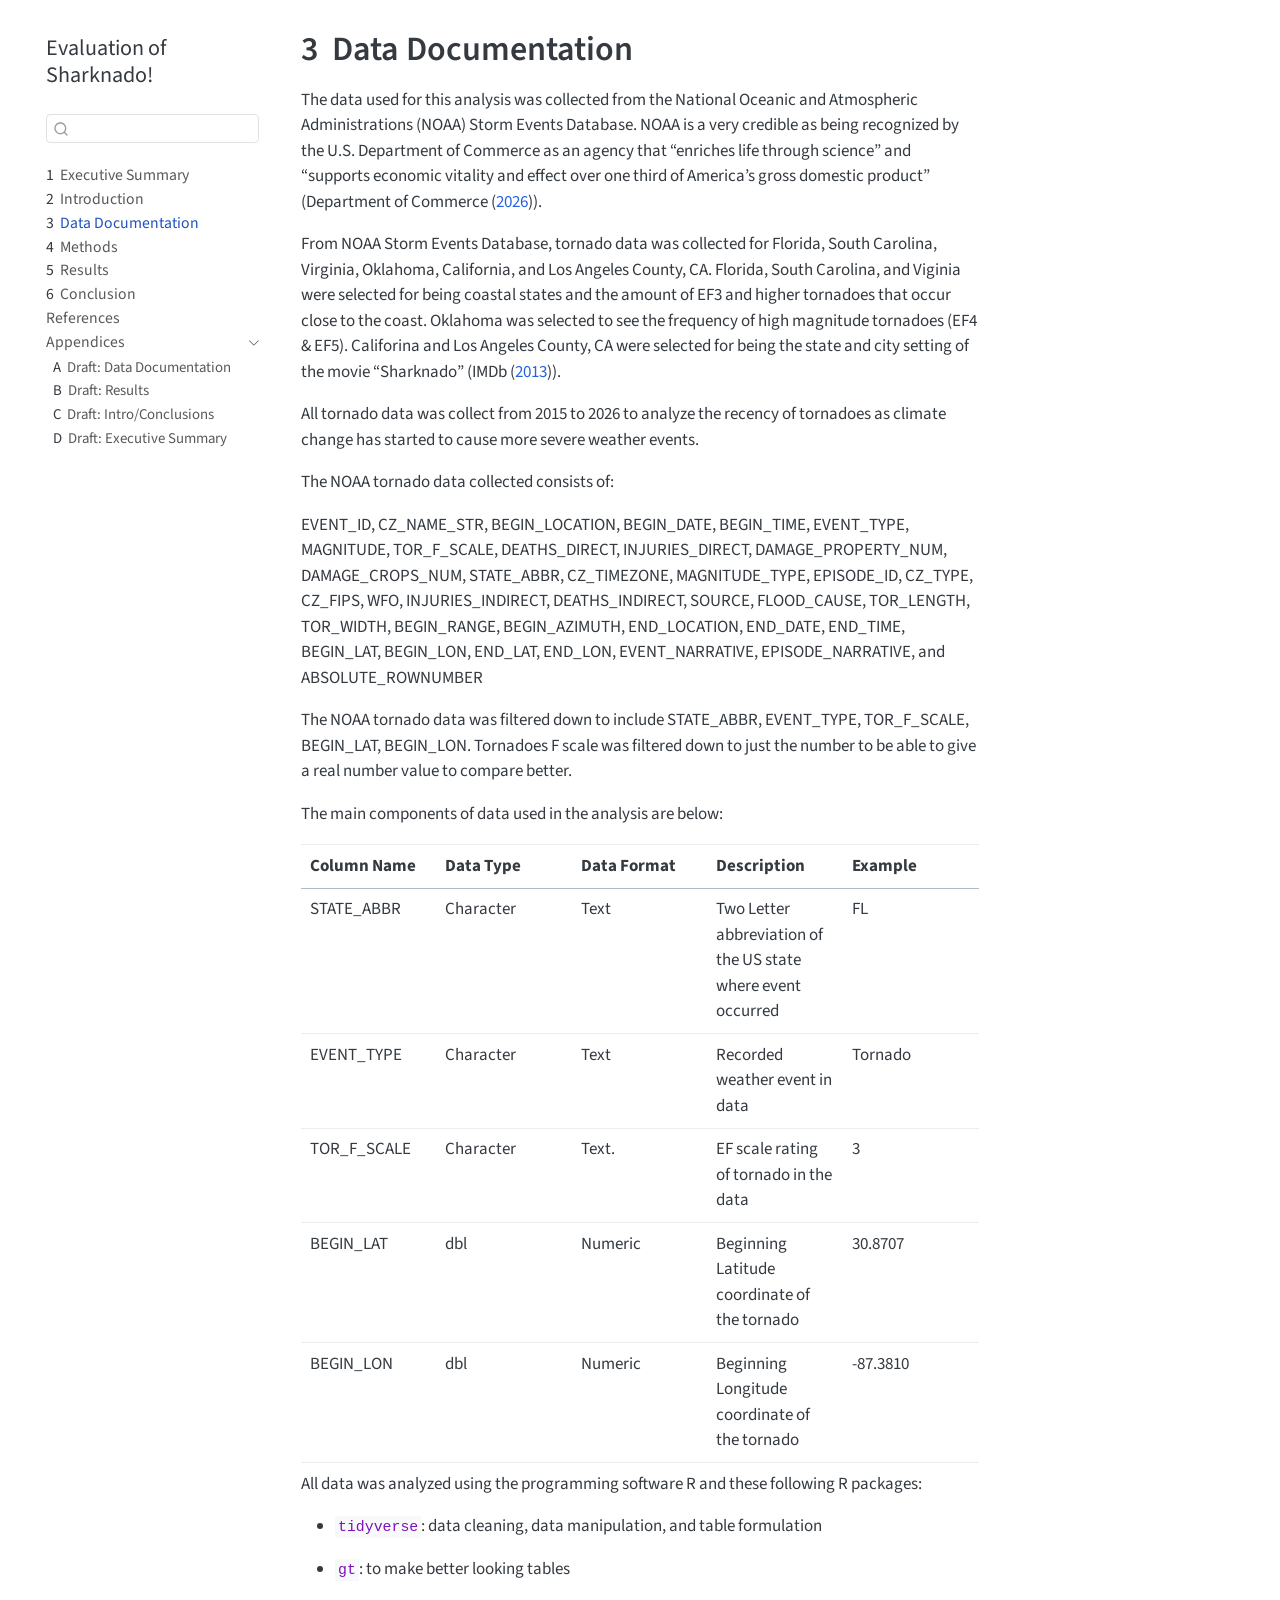
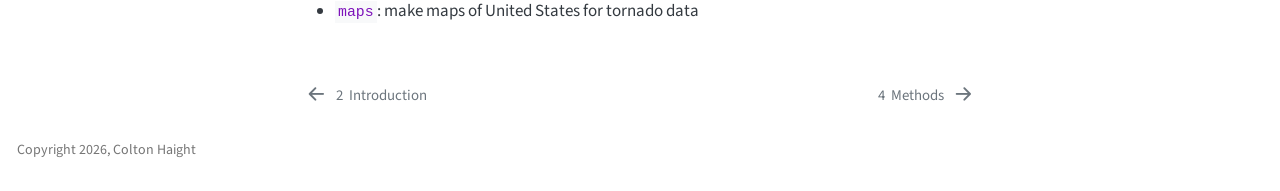
<file: docs/data-doc.html>
<!DOCTYPE html>
<html xmlns="http://www.w3.org/1999/xhtml" lang="en" xml:lang="en"><head>

<meta charset="utf-8">
<meta name="generator" content="quarto-1.6.32">

<meta name="viewport" content="width=device-width, initial-scale=1.0, user-scalable=yes">


<title>3&nbsp; Data Documentation – Evaluation of Sharknado!</title>
<style>
code{white-space: pre-wrap;}
span.smallcaps{font-variant: small-caps;}
div.columns{display: flex; gap: min(4vw, 1.5em);}
div.column{flex: auto; overflow-x: auto;}
div.hanging-indent{margin-left: 1.5em; text-indent: -1.5em;}
ul.task-list{list-style: none;}
ul.task-list li input[type="checkbox"] {
  width: 0.8em;
  margin: 0 0.8em 0.2em -1em; /* quarto-specific, see https://github.com/quarto-dev/quarto-cli/issues/4556 */ 
  vertical-align: middle;
}
/* CSS for citations */
div.csl-bib-body { }
div.csl-entry {
  clear: both;
  margin-bottom: 0em;
}
.hanging-indent div.csl-entry {
  margin-left:2em;
  text-indent:-2em;
}
div.csl-left-margin {
  min-width:2em;
  float:left;
}
div.csl-right-inline {
  margin-left:2em;
  padding-left:1em;
}
div.csl-indent {
  margin-left: 2em;
}</style>


<script src="site_libs/quarto-nav/quarto-nav.js"></script>
<script src="site_libs/quarto-nav/headroom.min.js"></script>
<script src="site_libs/clipboard/clipboard.min.js"></script>
<script src="site_libs/quarto-search/autocomplete.umd.js"></script>
<script src="site_libs/quarto-search/fuse.min.js"></script>
<script src="site_libs/quarto-search/quarto-search.js"></script>
<meta name="quarto:offset" content="./">
<link href="./methods.html" rel="next">
<link href="./intro.html" rel="prev">
<script src="site_libs/quarto-html/quarto.js"></script>
<script src="site_libs/quarto-html/popper.min.js"></script>
<script src="site_libs/quarto-html/tippy.umd.min.js"></script>
<script src="site_libs/quarto-html/anchor.min.js"></script>
<link href="site_libs/quarto-html/tippy.css" rel="stylesheet">
<link href="site_libs/quarto-html/quarto-syntax-highlighting-2a04f3694134fdc0690229208924d33b.css" rel="stylesheet" id="quarto-text-highlighting-styles">
<script src="site_libs/bootstrap/bootstrap.min.js"></script>
<link href="site_libs/bootstrap/bootstrap-icons.css" rel="stylesheet">
<link href="site_libs/bootstrap/bootstrap-c5b9511470d41b6403a776d9533dfc9c.min.css" rel="stylesheet" append-hash="true" id="quarto-bootstrap" data-mode="light">
<script id="quarto-search-options" type="application/json">{
  "location": "sidebar",
  "copy-button": false,
  "collapse-after": 3,
  "panel-placement": "start",
  "type": "textbox",
  "limit": 50,
  "keyboard-shortcut": [
    "f",
    "/",
    "s"
  ],
  "show-item-context": false,
  "language": {
    "search-no-results-text": "No results",
    "search-matching-documents-text": "matching documents",
    "search-copy-link-title": "Copy link to search",
    "search-hide-matches-text": "Hide additional matches",
    "search-more-match-text": "more match in this document",
    "search-more-matches-text": "more matches in this document",
    "search-clear-button-title": "Clear",
    "search-text-placeholder": "",
    "search-detached-cancel-button-title": "Cancel",
    "search-submit-button-title": "Submit",
    "search-label": "Search"
  }
}</script>


</head>

<body class="nav-sidebar floating">

<div id="quarto-search-results"></div>
  <header id="quarto-header" class="headroom fixed-top">
  <nav class="quarto-secondary-nav">
    <div class="container-fluid d-flex">
      <button type="button" class="quarto-btn-toggle btn" data-bs-toggle="collapse" role="button" data-bs-target=".quarto-sidebar-collapse-item" aria-controls="quarto-sidebar" aria-expanded="false" aria-label="Toggle sidebar navigation" onclick="if (window.quartoToggleHeadroom) { window.quartoToggleHeadroom(); }">
        <i class="bi bi-layout-text-sidebar-reverse"></i>
      </button>
        <nav class="quarto-page-breadcrumbs" aria-label="breadcrumb"><ol class="breadcrumb"><li class="breadcrumb-item"><a href="./data-doc.html"><span class="chapter-number">3</span>&nbsp; <span class="chapter-title">Data Documentation</span></a></li></ol></nav>
        <a class="flex-grow-1" role="navigation" data-bs-toggle="collapse" data-bs-target=".quarto-sidebar-collapse-item" aria-controls="quarto-sidebar" aria-expanded="false" aria-label="Toggle sidebar navigation" onclick="if (window.quartoToggleHeadroom) { window.quartoToggleHeadroom(); }">      
        </a>
      <button type="button" class="btn quarto-search-button" aria-label="Search" onclick="window.quartoOpenSearch();">
        <i class="bi bi-search"></i>
      </button>
    </div>
  </nav>
</header>
<!-- content -->
<div id="quarto-content" class="quarto-container page-columns page-rows-contents page-layout-article">
<!-- sidebar -->
  <nav id="quarto-sidebar" class="sidebar collapse collapse-horizontal quarto-sidebar-collapse-item sidebar-navigation floating overflow-auto">
    <div class="pt-lg-2 mt-2 text-left sidebar-header">
    <div class="sidebar-title mb-0 py-0">
      <a href="./">Evaluation of Sharknado!</a> 
    </div>
      </div>
        <div class="mt-2 flex-shrink-0 align-items-center">
        <div class="sidebar-search">
        <div id="quarto-search" class="" title="Search"></div>
        </div>
        </div>
    <div class="sidebar-menu-container"> 
    <ul class="list-unstyled mt-1">
        <li class="sidebar-item">
  <div class="sidebar-item-container"> 
  <a href="./index.html" class="sidebar-item-text sidebar-link">
 <span class="menu-text"><span class="chapter-number">1</span>&nbsp; <span class="chapter-title">Executive Summary</span></span></a>
  </div>
</li>
        <li class="sidebar-item">
  <div class="sidebar-item-container"> 
  <a href="./intro.html" class="sidebar-item-text sidebar-link">
 <span class="menu-text"><span class="chapter-number">2</span>&nbsp; <span class="chapter-title">Introduction</span></span></a>
  </div>
</li>
        <li class="sidebar-item">
  <div class="sidebar-item-container"> 
  <a href="./data-doc.html" class="sidebar-item-text sidebar-link active">
 <span class="menu-text"><span class="chapter-number">3</span>&nbsp; <span class="chapter-title">Data Documentation</span></span></a>
  </div>
</li>
        <li class="sidebar-item">
  <div class="sidebar-item-container"> 
  <a href="./methods.html" class="sidebar-item-text sidebar-link">
 <span class="menu-text"><span class="chapter-number">4</span>&nbsp; <span class="chapter-title">Methods</span></span></a>
  </div>
</li>
        <li class="sidebar-item">
  <div class="sidebar-item-container"> 
  <a href="./results.html" class="sidebar-item-text sidebar-link">
 <span class="menu-text"><span class="chapter-number">5</span>&nbsp; <span class="chapter-title">Results</span></span></a>
  </div>
</li>
        <li class="sidebar-item">
  <div class="sidebar-item-container"> 
  <a href="./conclusion.html" class="sidebar-item-text sidebar-link">
 <span class="menu-text"><span class="chapter-number">6</span>&nbsp; <span class="chapter-title">Conclusion</span></span></a>
  </div>
</li>
        <li class="sidebar-item">
  <div class="sidebar-item-container"> 
  <a href="./references.html" class="sidebar-item-text sidebar-link">
 <span class="menu-text">References</span></a>
  </div>
</li>
        <li class="sidebar-item sidebar-item-section">
      <div class="sidebar-item-container"> 
            <a class="sidebar-item-text sidebar-link text-start" data-bs-toggle="collapse" data-bs-target="#quarto-sidebar-section-1" role="navigation" aria-expanded="true">
 <span class="menu-text">Appendices</span></a>
          <a class="sidebar-item-toggle text-start" data-bs-toggle="collapse" data-bs-target="#quarto-sidebar-section-1" role="navigation" aria-expanded="true" aria-label="Toggle section">
            <i class="bi bi-chevron-right ms-2"></i>
          </a> 
      </div>
      <ul id="quarto-sidebar-section-1" class="collapse list-unstyled sidebar-section depth1 show">  
          <li class="sidebar-item">
  <div class="sidebar-item-container"> 
  <a href="./draft-data-doc.html" class="sidebar-item-text sidebar-link">
 <span class="menu-text"><span class="chapter-number">A</span>&nbsp; <span class="chapter-title">Draft: Data Documentation</span></span></a>
  </div>
</li>
          <li class="sidebar-item">
  <div class="sidebar-item-container"> 
  <a href="./draft-results.html" class="sidebar-item-text sidebar-link">
 <span class="menu-text"><span class="chapter-number">B</span>&nbsp; <span class="chapter-title">Draft: Results</span></span></a>
  </div>
</li>
          <li class="sidebar-item">
  <div class="sidebar-item-container"> 
  <a href="./draft-intro-conclusions.html" class="sidebar-item-text sidebar-link">
 <span class="menu-text"><span class="chapter-number">C</span>&nbsp; <span class="chapter-title">Draft: Intro/Conclusions</span></span></a>
  </div>
</li>
          <li class="sidebar-item">
  <div class="sidebar-item-container"> 
  <a href="./draft-exec-summary.html" class="sidebar-item-text sidebar-link">
 <span class="menu-text"><span class="chapter-number">D</span>&nbsp; <span class="chapter-title">Draft: Executive Summary</span></span></a>
  </div>
</li>
      </ul>
  </li>
    </ul>
    </div>
</nav>
<div id="quarto-sidebar-glass" class="quarto-sidebar-collapse-item" data-bs-toggle="collapse" data-bs-target=".quarto-sidebar-collapse-item"></div>
<!-- margin-sidebar -->
    <div id="quarto-margin-sidebar" class="sidebar margin-sidebar zindex-bottom">
        
    </div>
<!-- main -->
<main class="content" id="quarto-document-content">

<header id="title-block-header" class="quarto-title-block default">
<div class="quarto-title">
<h1 class="title"><span class="chapter-number">3</span>&nbsp; <span class="chapter-title">Data Documentation</span></h1>
</div>



<div class="quarto-title-meta">

    
  
    
  </div>
  


</header>


<p>The data used for this analysis was collected from the National Oceanic and Atmospheric Administrations (NOAA) Storm Events Database. NOAA is a very credible as being recognized by the U.S. Department of Commerce as an agency that “enriches life through science” and “supports economic vitality and effect over one third of America’s gross domestic product” (<span class="citation" data-cites="NationalOceanicAtmospheric2026">Department of Commerce (<a href="references.html#ref-NationalOceanicAtmospheric2026" role="doc-biblioref">2026</a>)</span>).</p>
<p>From NOAA Storm Events Database, tornado data was collected for Florida, South Carolina, Virginia, Oklahoma, California, and Los Angeles County, CA. Florida, South Carolina, and Viginia were selected for being coastal states and the amount of EF3 and higher tornadoes that occur close to the coast. Oklahoma was selected to see the frequency of high magnitude tornadoes (EF4 &amp; EF5). Califorina and Los Angeles County, CA were selected for being the state and city setting of the movie “Sharknado” (<span class="citation" data-cites="SharknadoTVMovie">IMDb (<a href="references.html#ref-SharknadoTVMovie" role="doc-biblioref">2013</a>)</span>).</p>
<p>All tornado data was collect from 2015 to 2026 to analyze the recency of tornadoes as climate change has started to cause more severe weather events.</p>
<p>The NOAA tornado data collected consists of:</p>
<p>EVENT_ID, CZ_NAME_STR, BEGIN_LOCATION, BEGIN_DATE, BEGIN_TIME, EVENT_TYPE, MAGNITUDE, TOR_F_SCALE, DEATHS_DIRECT, INJURIES_DIRECT, DAMAGE_PROPERTY_NUM, DAMAGE_CROPS_NUM, STATE_ABBR, CZ_TIMEZONE, MAGNITUDE_TYPE, EPISODE_ID, CZ_TYPE, CZ_FIPS, WFO, INJURIES_INDIRECT, DEATHS_INDIRECT, SOURCE, FLOOD_CAUSE, TOR_LENGTH, TOR_WIDTH, BEGIN_RANGE, BEGIN_AZIMUTH, END_LOCATION, END_DATE, END_TIME, BEGIN_LAT, BEGIN_LON, END_LAT, END_LON, EVENT_NARRATIVE, EPISODE_NARRATIVE, and ABSOLUTE_ROWNUMBER</p>
<p>The NOAA tornado data was filtered down to include STATE_ABBR, EVENT_TYPE, TOR_F_SCALE, BEGIN_LAT, BEGIN_LON. Tornadoes F scale was filtered down to just the number to be able to give a real number value to compare better.</p>
<p>The main components of data used in the analysis are below:</p>
<table class="caption-top table">
<colgroup>
<col style="width: 20%">
<col style="width: 20%">
<col style="width: 20%">
<col style="width: 20%">
<col style="width: 20%">
</colgroup>
<thead>
<tr class="header">
<th>Column Name</th>
<th style="text-align: left;">Data Type</th>
<th style="text-align: left;">Data Format</th>
<th style="text-align: left;">Description</th>
<th style="text-align: left;">Example</th>
</tr>
</thead>
<tbody>
<tr class="odd">
<td>STATE_ABBR</td>
<td style="text-align: left;">Character</td>
<td style="text-align: left;">Text</td>
<td style="text-align: left;">Two Letter abbreviation of the US state where event occurred</td>
<td style="text-align: left;">FL</td>
</tr>
<tr class="even">
<td>EVENT_TYPE</td>
<td style="text-align: left;">Character</td>
<td style="text-align: left;">Text</td>
<td style="text-align: left;">Recorded weather event in data</td>
<td style="text-align: left;">Tornado</td>
</tr>
<tr class="odd">
<td>TOR_F_SCALE</td>
<td style="text-align: left;">Character</td>
<td style="text-align: left;">Text.</td>
<td style="text-align: left;">EF scale rating of tornado in the data</td>
<td style="text-align: left;">3</td>
</tr>
<tr class="even">
<td>BEGIN_LAT</td>
<td style="text-align: left;">dbl</td>
<td style="text-align: left;">Numeric</td>
<td style="text-align: left;">Beginning Latitude coordinate of the tornado</td>
<td style="text-align: left;">30.8707</td>
</tr>
<tr class="odd">
<td>BEGIN_LON</td>
<td style="text-align: left;">dbl</td>
<td style="text-align: left;">Numeric</td>
<td style="text-align: left;">Beginning Longitude coordinate of the tornado</td>
<td style="text-align: left;">-87.3810</td>
</tr>
</tbody>
</table>
<p>All data was analyzed using the programming software R and these following R packages:</p>
<ul>
<li><p><code>tidyverse</code>: data cleaning, data manipulation, and table formulation</p></li>
<li><p><code>gt</code>: to make better looking tables</p></li>
<li><p><code>maps</code>: make maps of United States for tornado data</p></li>
</ul>


<div id="refs" class="references csl-bib-body hanging-indent" data-entry-spacing="0" role="list" style="display: none">
<div id="ref-NationalOceanicAtmospheric2026" class="csl-entry" role="listitem">
Department of Commerce, U. S. 2026. <span>“National Oceanic and Atmospheric Administration <span></span> u.s. Department of Commerce.”</span> January 23, 2026. <a href="https://www.commerce.gov/bureaus-and-offices/noaa">https://www.commerce.gov/bureaus-and-offices/noaa</a>.
</div>
<div id="ref-SharknadoTVMovie" class="csl-entry" role="listitem">
IMDb, Sharknado. 2013. <span>“Sharknado (<span>TV</span> Movie 2013) - Filming &amp; Production - <span>IMDb</span>.”</span> July 11, 2013. <a href="https://www.imdb.com/title/tt2724064/locations/">https://www.imdb.com/title/tt2724064/locations/</a>.
</div>
</div>

</main> <!-- /main -->
<script id="quarto-html-after-body" type="application/javascript">
window.document.addEventListener("DOMContentLoaded", function (event) {
  const toggleBodyColorMode = (bsSheetEl) => {
    const mode = bsSheetEl.getAttribute("data-mode");
    const bodyEl = window.document.querySelector("body");
    if (mode === "dark") {
      bodyEl.classList.add("quarto-dark");
      bodyEl.classList.remove("quarto-light");
    } else {
      bodyEl.classList.add("quarto-light");
      bodyEl.classList.remove("quarto-dark");
    }
  }
  const toggleBodyColorPrimary = () => {
    const bsSheetEl = window.document.querySelector("link#quarto-bootstrap");
    if (bsSheetEl) {
      toggleBodyColorMode(bsSheetEl);
    }
  }
  toggleBodyColorPrimary();  
  const icon = "";
  const anchorJS = new window.AnchorJS();
  anchorJS.options = {
    placement: 'right',
    icon: icon
  };
  anchorJS.add('.anchored');
  const isCodeAnnotation = (el) => {
    for (const clz of el.classList) {
      if (clz.startsWith('code-annotation-')) {                     
        return true;
      }
    }
    return false;
  }
  const onCopySuccess = function(e) {
    // button target
    const button = e.trigger;
    // don't keep focus
    button.blur();
    // flash "checked"
    button.classList.add('code-copy-button-checked');
    var currentTitle = button.getAttribute("title");
    button.setAttribute("title", "Copied!");
    let tooltip;
    if (window.bootstrap) {
      button.setAttribute("data-bs-toggle", "tooltip");
      button.setAttribute("data-bs-placement", "left");
      button.setAttribute("data-bs-title", "Copied!");
      tooltip = new bootstrap.Tooltip(button, 
        { trigger: "manual", 
          customClass: "code-copy-button-tooltip",
          offset: [0, -8]});
      tooltip.show();    
    }
    setTimeout(function() {
      if (tooltip) {
        tooltip.hide();
        button.removeAttribute("data-bs-title");
        button.removeAttribute("data-bs-toggle");
        button.removeAttribute("data-bs-placement");
      }
      button.setAttribute("title", currentTitle);
      button.classList.remove('code-copy-button-checked');
    }, 1000);
    // clear code selection
    e.clearSelection();
  }
  const getTextToCopy = function(trigger) {
      const codeEl = trigger.previousElementSibling.cloneNode(true);
      for (const childEl of codeEl.children) {
        if (isCodeAnnotation(childEl)) {
          childEl.remove();
        }
      }
      return codeEl.innerText;
  }
  const clipboard = new window.ClipboardJS('.code-copy-button:not([data-in-quarto-modal])', {
    text: getTextToCopy
  });
  clipboard.on('success', onCopySuccess);
  if (window.document.getElementById('quarto-embedded-source-code-modal')) {
    // For code content inside modals, clipBoardJS needs to be initialized with a container option
    // TODO: Check when it could be a function (https://github.com/zenorocha/clipboard.js/issues/860)
    const clipboardModal = new window.ClipboardJS('.code-copy-button[data-in-quarto-modal]', {
      text: getTextToCopy,
      container: window.document.getElementById('quarto-embedded-source-code-modal')
    });
    clipboardModal.on('success', onCopySuccess);
  }
    var localhostRegex = new RegExp(/^(?:http|https):\/\/localhost\:?[0-9]*\//);
    var mailtoRegex = new RegExp(/^mailto:/);
      var filterRegex = new RegExp('/' + window.location.host + '/');
    var isInternal = (href) => {
        return filterRegex.test(href) || localhostRegex.test(href) || mailtoRegex.test(href);
    }
    // Inspect non-navigation links and adorn them if external
 	var links = window.document.querySelectorAll('a[href]:not(.nav-link):not(.navbar-brand):not(.toc-action):not(.sidebar-link):not(.sidebar-item-toggle):not(.pagination-link):not(.no-external):not([aria-hidden]):not(.dropdown-item):not(.quarto-navigation-tool):not(.about-link)');
    for (var i=0; i<links.length; i++) {
      const link = links[i];
      if (!isInternal(link.href)) {
        // undo the damage that might have been done by quarto-nav.js in the case of
        // links that we want to consider external
        if (link.dataset.originalHref !== undefined) {
          link.href = link.dataset.originalHref;
        }
      }
    }
  function tippyHover(el, contentFn, onTriggerFn, onUntriggerFn) {
    const config = {
      allowHTML: true,
      maxWidth: 500,
      delay: 100,
      arrow: false,
      appendTo: function(el) {
          return el.parentElement;
      },
      interactive: true,
      interactiveBorder: 10,
      theme: 'quarto',
      placement: 'bottom-start',
    };
    if (contentFn) {
      config.content = contentFn;
    }
    if (onTriggerFn) {
      config.onTrigger = onTriggerFn;
    }
    if (onUntriggerFn) {
      config.onUntrigger = onUntriggerFn;
    }
    window.tippy(el, config); 
  }
  const noterefs = window.document.querySelectorAll('a[role="doc-noteref"]');
  for (var i=0; i<noterefs.length; i++) {
    const ref = noterefs[i];
    tippyHover(ref, function() {
      // use id or data attribute instead here
      let href = ref.getAttribute('data-footnote-href') || ref.getAttribute('href');
      try { href = new URL(href).hash; } catch {}
      const id = href.replace(/^#\/?/, "");
      const note = window.document.getElementById(id);
      if (note) {
        return note.innerHTML;
      } else {
        return "";
      }
    });
  }
  const xrefs = window.document.querySelectorAll('a.quarto-xref');
  const processXRef = (id, note) => {
    // Strip column container classes
    const stripColumnClz = (el) => {
      el.classList.remove("page-full", "page-columns");
      if (el.children) {
        for (const child of el.children) {
          stripColumnClz(child);
        }
      }
    }
    stripColumnClz(note)
    if (id === null || id.startsWith('sec-')) {
      // Special case sections, only their first couple elements
      const container = document.createElement("div");
      if (note.children && note.children.length > 2) {
        container.appendChild(note.children[0].cloneNode(true));
        for (let i = 1; i < note.children.length; i++) {
          const child = note.children[i];
          if (child.tagName === "P" && child.innerText === "") {
            continue;
          } else {
            container.appendChild(child.cloneNode(true));
            break;
          }
        }
        if (window.Quarto?.typesetMath) {
          window.Quarto.typesetMath(container);
        }
        return container.innerHTML
      } else {
        if (window.Quarto?.typesetMath) {
          window.Quarto.typesetMath(note);
        }
        return note.innerHTML;
      }
    } else {
      // Remove any anchor links if they are present
      const anchorLink = note.querySelector('a.anchorjs-link');
      if (anchorLink) {
        anchorLink.remove();
      }
      if (window.Quarto?.typesetMath) {
        window.Quarto.typesetMath(note);
      }
      // TODO in 1.5, we should make sure this works without a callout special case
      if (note.classList.contains("callout")) {
        return note.outerHTML;
      } else {
        return note.innerHTML;
      }
    }
  }
  for (var i=0; i<xrefs.length; i++) {
    const xref = xrefs[i];
    tippyHover(xref, undefined, function(instance) {
      instance.disable();
      let url = xref.getAttribute('href');
      let hash = undefined; 
      if (url.startsWith('#')) {
        hash = url;
      } else {
        try { hash = new URL(url).hash; } catch {}
      }
      if (hash) {
        const id = hash.replace(/^#\/?/, "");
        const note = window.document.getElementById(id);
        if (note !== null) {
          try {
            const html = processXRef(id, note.cloneNode(true));
            instance.setContent(html);
          } finally {
            instance.enable();
            instance.show();
          }
        } else {
          // See if we can fetch this
          fetch(url.split('#')[0])
          .then(res => res.text())
          .then(html => {
            const parser = new DOMParser();
            const htmlDoc = parser.parseFromString(html, "text/html");
            const note = htmlDoc.getElementById(id);
            if (note !== null) {
              const html = processXRef(id, note);
              instance.setContent(html);
            } 
          }).finally(() => {
            instance.enable();
            instance.show();
          });
        }
      } else {
        // See if we can fetch a full url (with no hash to target)
        // This is a special case and we should probably do some content thinning / targeting
        fetch(url)
        .then(res => res.text())
        .then(html => {
          const parser = new DOMParser();
          const htmlDoc = parser.parseFromString(html, "text/html");
          const note = htmlDoc.querySelector('main.content');
          if (note !== null) {
            // This should only happen for chapter cross references
            // (since there is no id in the URL)
            // remove the first header
            if (note.children.length > 0 && note.children[0].tagName === "HEADER") {
              note.children[0].remove();
            }
            const html = processXRef(null, note);
            instance.setContent(html);
          } 
        }).finally(() => {
          instance.enable();
          instance.show();
        });
      }
    }, function(instance) {
    });
  }
      let selectedAnnoteEl;
      const selectorForAnnotation = ( cell, annotation) => {
        let cellAttr = 'data-code-cell="' + cell + '"';
        let lineAttr = 'data-code-annotation="' +  annotation + '"';
        const selector = 'span[' + cellAttr + '][' + lineAttr + ']';
        return selector;
      }
      const selectCodeLines = (annoteEl) => {
        const doc = window.document;
        const targetCell = annoteEl.getAttribute("data-target-cell");
        const targetAnnotation = annoteEl.getAttribute("data-target-annotation");
        const annoteSpan = window.document.querySelector(selectorForAnnotation(targetCell, targetAnnotation));
        const lines = annoteSpan.getAttribute("data-code-lines").split(",");
        const lineIds = lines.map((line) => {
          return targetCell + "-" + line;
        })
        let top = null;
        let height = null;
        let parent = null;
        if (lineIds.length > 0) {
            //compute the position of the single el (top and bottom and make a div)
            const el = window.document.getElementById(lineIds[0]);
            top = el.offsetTop;
            height = el.offsetHeight;
            parent = el.parentElement.parentElement;
          if (lineIds.length > 1) {
            const lastEl = window.document.getElementById(lineIds[lineIds.length - 1]);
            const bottom = lastEl.offsetTop + lastEl.offsetHeight;
            height = bottom - top;
          }
          if (top !== null && height !== null && parent !== null) {
            // cook up a div (if necessary) and position it 
            let div = window.document.getElementById("code-annotation-line-highlight");
            if (div === null) {
              div = window.document.createElement("div");
              div.setAttribute("id", "code-annotation-line-highlight");
              div.style.position = 'absolute';
              parent.appendChild(div);
            }
            div.style.top = top - 2 + "px";
            div.style.height = height + 4 + "px";
            div.style.left = 0;
            let gutterDiv = window.document.getElementById("code-annotation-line-highlight-gutter");
            if (gutterDiv === null) {
              gutterDiv = window.document.createElement("div");
              gutterDiv.setAttribute("id", "code-annotation-line-highlight-gutter");
              gutterDiv.style.position = 'absolute';
              const codeCell = window.document.getElementById(targetCell);
              const gutter = codeCell.querySelector('.code-annotation-gutter');
              gutter.appendChild(gutterDiv);
            }
            gutterDiv.style.top = top - 2 + "px";
            gutterDiv.style.height = height + 4 + "px";
          }
          selectedAnnoteEl = annoteEl;
        }
      };
      const unselectCodeLines = () => {
        const elementsIds = ["code-annotation-line-highlight", "code-annotation-line-highlight-gutter"];
        elementsIds.forEach((elId) => {
          const div = window.document.getElementById(elId);
          if (div) {
            div.remove();
          }
        });
        selectedAnnoteEl = undefined;
      };
        // Handle positioning of the toggle
    window.addEventListener(
      "resize",
      throttle(() => {
        elRect = undefined;
        if (selectedAnnoteEl) {
          selectCodeLines(selectedAnnoteEl);
        }
      }, 10)
    );
    function throttle(fn, ms) {
    let throttle = false;
    let timer;
      return (...args) => {
        if(!throttle) { // first call gets through
            fn.apply(this, args);
            throttle = true;
        } else { // all the others get throttled
            if(timer) clearTimeout(timer); // cancel #2
            timer = setTimeout(() => {
              fn.apply(this, args);
              timer = throttle = false;
            }, ms);
        }
      };
    }
      // Attach click handler to the DT
      const annoteDls = window.document.querySelectorAll('dt[data-target-cell]');
      for (const annoteDlNode of annoteDls) {
        annoteDlNode.addEventListener('click', (event) => {
          const clickedEl = event.target;
          if (clickedEl !== selectedAnnoteEl) {
            unselectCodeLines();
            const activeEl = window.document.querySelector('dt[data-target-cell].code-annotation-active');
            if (activeEl) {
              activeEl.classList.remove('code-annotation-active');
            }
            selectCodeLines(clickedEl);
            clickedEl.classList.add('code-annotation-active');
          } else {
            // Unselect the line
            unselectCodeLines();
            clickedEl.classList.remove('code-annotation-active');
          }
        });
      }
  const findCites = (el) => {
    const parentEl = el.parentElement;
    if (parentEl) {
      const cites = parentEl.dataset.cites;
      if (cites) {
        return {
          el,
          cites: cites.split(' ')
        };
      } else {
        return findCites(el.parentElement)
      }
    } else {
      return undefined;
    }
  };
  var bibliorefs = window.document.querySelectorAll('a[role="doc-biblioref"]');
  for (var i=0; i<bibliorefs.length; i++) {
    const ref = bibliorefs[i];
    const citeInfo = findCites(ref);
    if (citeInfo) {
      tippyHover(citeInfo.el, function() {
        var popup = window.document.createElement('div');
        citeInfo.cites.forEach(function(cite) {
          var citeDiv = window.document.createElement('div');
          citeDiv.classList.add('hanging-indent');
          citeDiv.classList.add('csl-entry');
          var biblioDiv = window.document.getElementById('ref-' + cite);
          if (biblioDiv) {
            citeDiv.innerHTML = biblioDiv.innerHTML;
          }
          popup.appendChild(citeDiv);
        });
        return popup.innerHTML;
      });
    }
  }
});
</script>
<nav class="page-navigation">
  <div class="nav-page nav-page-previous">
      <a href="./intro.html" class="pagination-link" aria-label="Introduction">
        <i class="bi bi-arrow-left-short"></i> <span class="nav-page-text"><span class="chapter-number">2</span>&nbsp; <span class="chapter-title">Introduction</span></span>
      </a>          
  </div>
  <div class="nav-page nav-page-next">
      <a href="./methods.html" class="pagination-link" aria-label="Methods">
        <span class="nav-page-text"><span class="chapter-number">4</span>&nbsp; <span class="chapter-title">Methods</span></span> <i class="bi bi-arrow-right-short"></i>
      </a>
  </div>
</nav>
</div> <!-- /content -->
<footer class="footer">
  <div class="nav-footer">
    <div class="nav-footer-left">
<p>Copyright 2026, Colton Haight</p>
</div>   
    <div class="nav-footer-center">
      &nbsp;
    </div>
    <div class="nav-footer-right">
      &nbsp;
    </div>
  </div>
</footer>




</body></html>
</file>
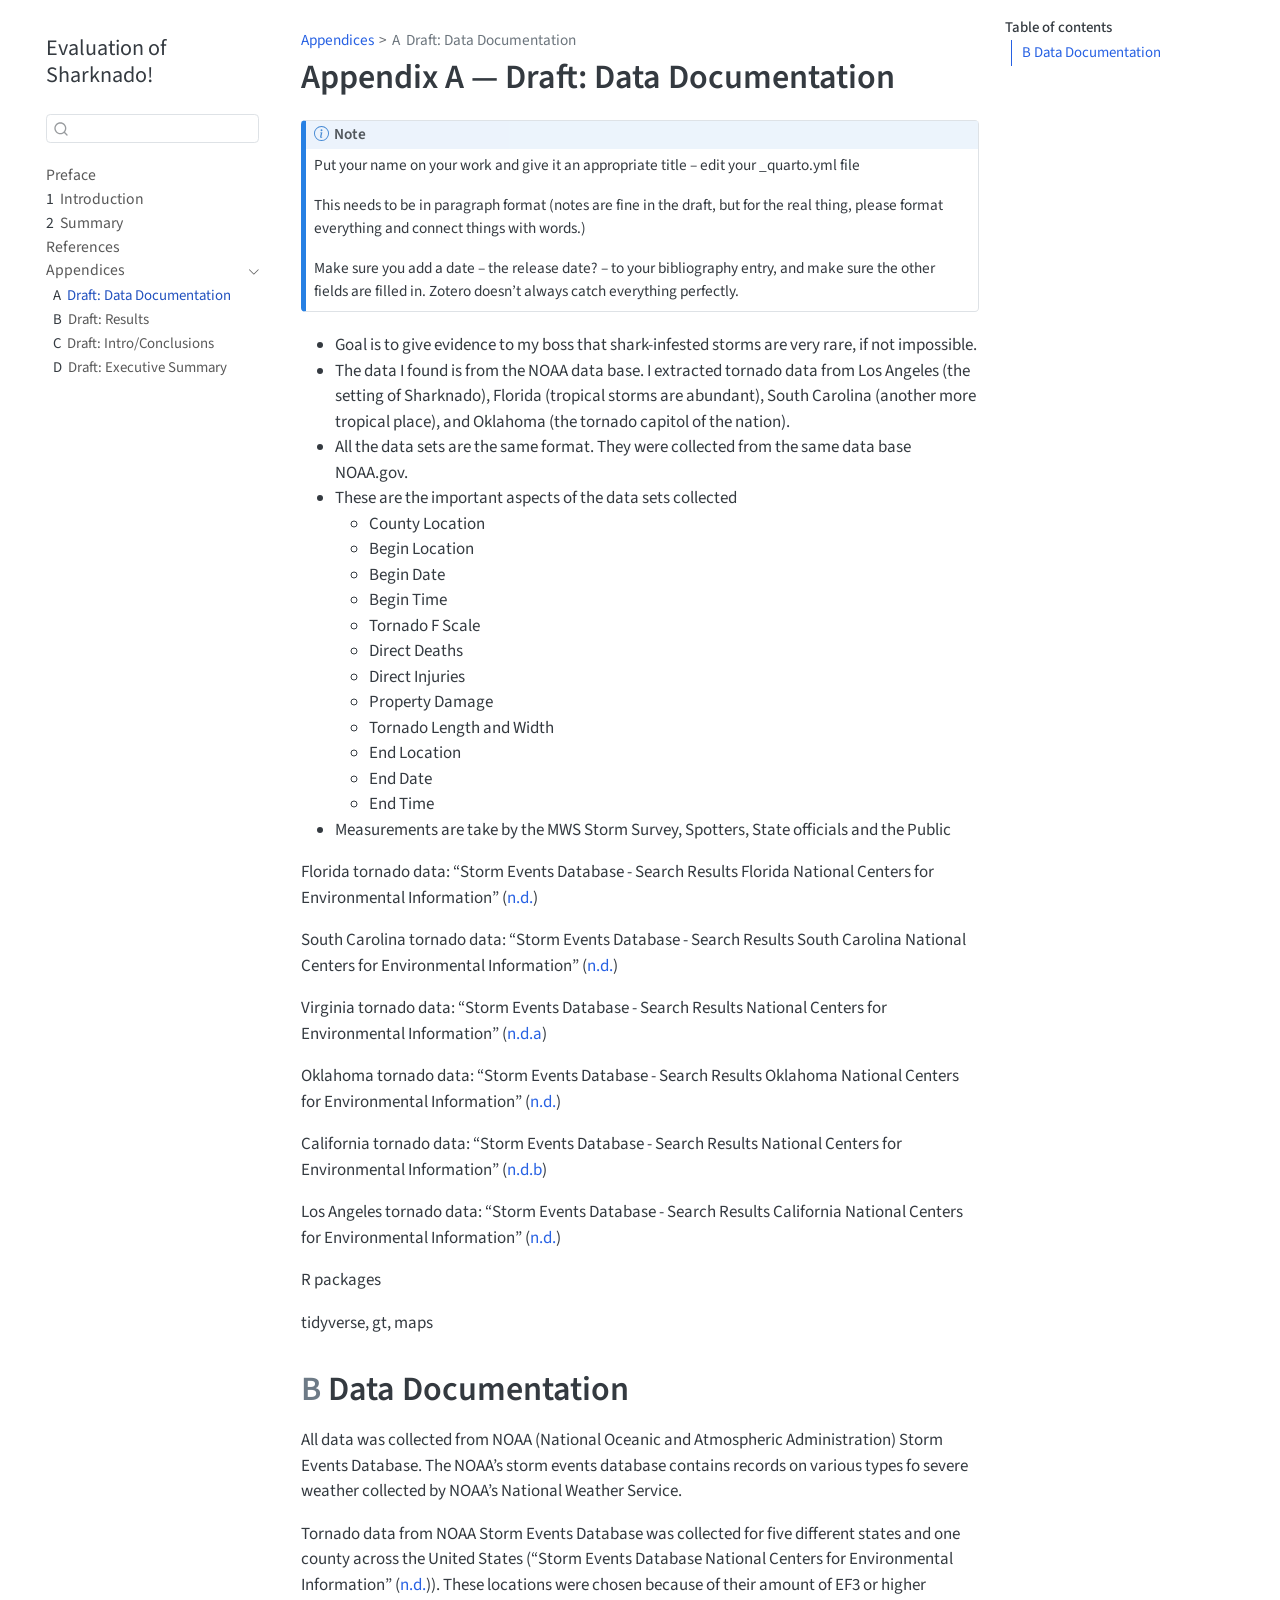
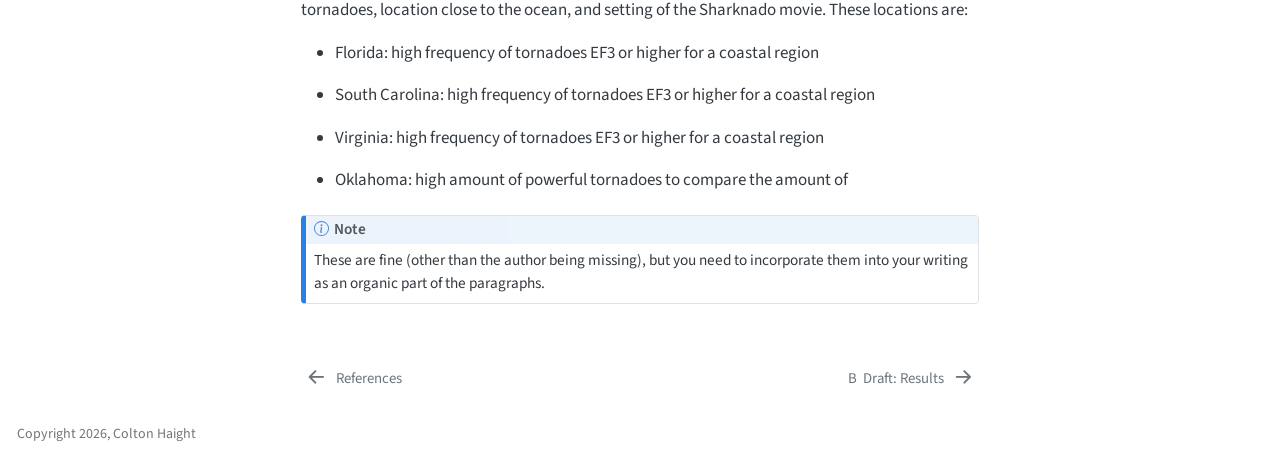
<file: docs/draft-data-doc.html>
<!DOCTYPE html>
<html xmlns="http://www.w3.org/1999/xhtml" lang="en" xml:lang="en"><head>

<meta charset="utf-8">
<meta name="generator" content="quarto-1.6.32">

<meta name="viewport" content="width=device-width, initial-scale=1.0, user-scalable=yes">


<title>Appendix A — Draft: Data Documentation – Evaluation of Sharknado!</title>
<style>
code{white-space: pre-wrap;}
span.smallcaps{font-variant: small-caps;}
div.columns{display: flex; gap: min(4vw, 1.5em);}
div.column{flex: auto; overflow-x: auto;}
div.hanging-indent{margin-left: 1.5em; text-indent: -1.5em;}
ul.task-list{list-style: none;}
ul.task-list li input[type="checkbox"] {
  width: 0.8em;
  margin: 0 0.8em 0.2em -1em; /* quarto-specific, see https://github.com/quarto-dev/quarto-cli/issues/4556 */ 
  vertical-align: middle;
}
/* CSS for citations */
div.csl-bib-body { }
div.csl-entry {
  clear: both;
  margin-bottom: 0em;
}
.hanging-indent div.csl-entry {
  margin-left:2em;
  text-indent:-2em;
}
div.csl-left-margin {
  min-width:2em;
  float:left;
}
div.csl-right-inline {
  margin-left:2em;
  padding-left:1em;
}
div.csl-indent {
  margin-left: 2em;
}</style>


<script src="site_libs/quarto-nav/quarto-nav.js"></script>
<script src="site_libs/quarto-nav/headroom.min.js"></script>
<script src="site_libs/clipboard/clipboard.min.js"></script>
<script src="site_libs/quarto-search/autocomplete.umd.js"></script>
<script src="site_libs/quarto-search/fuse.min.js"></script>
<script src="site_libs/quarto-search/quarto-search.js"></script>
<meta name="quarto:offset" content="./">
<link href="./draft-results.html" rel="next">
<link href="./references.html" rel="prev">
<script src="site_libs/quarto-html/quarto.js"></script>
<script src="site_libs/quarto-html/popper.min.js"></script>
<script src="site_libs/quarto-html/tippy.umd.min.js"></script>
<script src="site_libs/quarto-html/anchor.min.js"></script>
<link href="site_libs/quarto-html/tippy.css" rel="stylesheet">
<link href="site_libs/quarto-html/quarto-syntax-highlighting-2a04f3694134fdc0690229208924d33b.css" rel="stylesheet" id="quarto-text-highlighting-styles">
<script src="site_libs/bootstrap/bootstrap.min.js"></script>
<link href="site_libs/bootstrap/bootstrap-icons.css" rel="stylesheet">
<link href="site_libs/bootstrap/bootstrap-c5b9511470d41b6403a776d9533dfc9c.min.css" rel="stylesheet" append-hash="true" id="quarto-bootstrap" data-mode="light">
<script id="quarto-search-options" type="application/json">{
  "location": "sidebar",
  "copy-button": false,
  "collapse-after": 3,
  "panel-placement": "start",
  "type": "textbox",
  "limit": 50,
  "keyboard-shortcut": [
    "f",
    "/",
    "s"
  ],
  "show-item-context": false,
  "language": {
    "search-no-results-text": "No results",
    "search-matching-documents-text": "matching documents",
    "search-copy-link-title": "Copy link to search",
    "search-hide-matches-text": "Hide additional matches",
    "search-more-match-text": "more match in this document",
    "search-more-matches-text": "more matches in this document",
    "search-clear-button-title": "Clear",
    "search-text-placeholder": "",
    "search-detached-cancel-button-title": "Cancel",
    "search-submit-button-title": "Submit",
    "search-label": "Search"
  }
}</script>


</head>

<body class="nav-sidebar floating">

<div id="quarto-search-results"></div>
  <header id="quarto-header" class="headroom fixed-top">
  <nav class="quarto-secondary-nav">
    <div class="container-fluid d-flex">
      <button type="button" class="quarto-btn-toggle btn" data-bs-toggle="collapse" role="button" data-bs-target=".quarto-sidebar-collapse-item" aria-controls="quarto-sidebar" aria-expanded="false" aria-label="Toggle sidebar navigation" onclick="if (window.quartoToggleHeadroom) { window.quartoToggleHeadroom(); }">
        <i class="bi bi-layout-text-sidebar-reverse"></i>
      </button>
        <nav class="quarto-page-breadcrumbs" aria-label="breadcrumb"><ol class="breadcrumb"><li class="breadcrumb-item"><a href="./draft-data-doc.html">Appendices</a></li><li class="breadcrumb-item"><a href="./draft-data-doc.html"><span class="chapter-number">A</span>&nbsp; <span class="chapter-title">Draft: Data Documentation</span></a></li></ol></nav>
        <a class="flex-grow-1" role="navigation" data-bs-toggle="collapse" data-bs-target=".quarto-sidebar-collapse-item" aria-controls="quarto-sidebar" aria-expanded="false" aria-label="Toggle sidebar navigation" onclick="if (window.quartoToggleHeadroom) { window.quartoToggleHeadroom(); }">      
        </a>
      <button type="button" class="btn quarto-search-button" aria-label="Search" onclick="window.quartoOpenSearch();">
        <i class="bi bi-search"></i>
      </button>
    </div>
  </nav>
</header>
<!-- content -->
<div id="quarto-content" class="quarto-container page-columns page-rows-contents page-layout-article">
<!-- sidebar -->
  <nav id="quarto-sidebar" class="sidebar collapse collapse-horizontal quarto-sidebar-collapse-item sidebar-navigation floating overflow-auto">
    <div class="pt-lg-2 mt-2 text-left sidebar-header">
    <div class="sidebar-title mb-0 py-0">
      <a href="./">Evaluation of Sharknado!</a> 
    </div>
      </div>
        <div class="mt-2 flex-shrink-0 align-items-center">
        <div class="sidebar-search">
        <div id="quarto-search" class="" title="Search"></div>
        </div>
        </div>
    <div class="sidebar-menu-container"> 
    <ul class="list-unstyled mt-1">
        <li class="sidebar-item">
  <div class="sidebar-item-container"> 
  <a href="./index.html" class="sidebar-item-text sidebar-link">
 <span class="menu-text">Preface</span></a>
  </div>
</li>
        <li class="sidebar-item">
  <div class="sidebar-item-container"> 
  <a href="./intro.html" class="sidebar-item-text sidebar-link">
 <span class="menu-text"><span class="chapter-number">1</span>&nbsp; <span class="chapter-title">Introduction</span></span></a>
  </div>
</li>
        <li class="sidebar-item">
  <div class="sidebar-item-container"> 
  <a href="./summary.html" class="sidebar-item-text sidebar-link">
 <span class="menu-text"><span class="chapter-number">2</span>&nbsp; <span class="chapter-title">Summary</span></span></a>
  </div>
</li>
        <li class="sidebar-item">
  <div class="sidebar-item-container"> 
  <a href="./references.html" class="sidebar-item-text sidebar-link">
 <span class="menu-text">References</span></a>
  </div>
</li>
        <li class="sidebar-item sidebar-item-section">
      <div class="sidebar-item-container"> 
            <a class="sidebar-item-text sidebar-link text-start" data-bs-toggle="collapse" data-bs-target="#quarto-sidebar-section-1" role="navigation" aria-expanded="true">
 <span class="menu-text">Appendices</span></a>
          <a class="sidebar-item-toggle text-start" data-bs-toggle="collapse" data-bs-target="#quarto-sidebar-section-1" role="navigation" aria-expanded="true" aria-label="Toggle section">
            <i class="bi bi-chevron-right ms-2"></i>
          </a> 
      </div>
      <ul id="quarto-sidebar-section-1" class="collapse list-unstyled sidebar-section depth1 show">  
          <li class="sidebar-item">
  <div class="sidebar-item-container"> 
  <a href="./draft-data-doc.html" class="sidebar-item-text sidebar-link active">
 <span class="menu-text"><span class="chapter-number">A</span>&nbsp; <span class="chapter-title">Draft: Data Documentation</span></span></a>
  </div>
</li>
          <li class="sidebar-item">
  <div class="sidebar-item-container"> 
  <a href="./draft-results.html" class="sidebar-item-text sidebar-link">
 <span class="menu-text"><span class="chapter-number">B</span>&nbsp; <span class="chapter-title">Draft: Results</span></span></a>
  </div>
</li>
          <li class="sidebar-item">
  <div class="sidebar-item-container"> 
  <a href="./draft-intro-conclusions.html" class="sidebar-item-text sidebar-link">
 <span class="menu-text"><span class="chapter-number">C</span>&nbsp; <span class="chapter-title">Draft: Intro/Conclusions</span></span></a>
  </div>
</li>
          <li class="sidebar-item">
  <div class="sidebar-item-container"> 
  <a href="./draft-exec-summary.html" class="sidebar-item-text sidebar-link">
 <span class="menu-text"><span class="chapter-number">D</span>&nbsp; <span class="chapter-title">Draft: Executive Summary</span></span></a>
  </div>
</li>
      </ul>
  </li>
    </ul>
    </div>
</nav>
<div id="quarto-sidebar-glass" class="quarto-sidebar-collapse-item" data-bs-toggle="collapse" data-bs-target=".quarto-sidebar-collapse-item"></div>
<!-- margin-sidebar -->
    <div id="quarto-margin-sidebar" class="sidebar margin-sidebar">
        <nav id="TOC" role="doc-toc" class="toc-active">
    <h2 id="toc-title">Table of contents</h2>
   
  <ul>
  <li><a href="#data-documentation" id="toc-data-documentation" class="nav-link active" data-scroll-target="#data-documentation"><span class="header-section-number">B</span> Data Documentation</a></li>
  </ul>
</nav>
    </div>
<!-- main -->
<main class="content" id="quarto-document-content">

<header id="title-block-header" class="quarto-title-block default"><nav class="quarto-page-breadcrumbs quarto-title-breadcrumbs d-none d-lg-block" aria-label="breadcrumb"><ol class="breadcrumb"><li class="breadcrumb-item"><a href="./draft-data-doc.html">Appendices</a></li><li class="breadcrumb-item"><a href="./draft-data-doc.html"><span class="chapter-number">A</span>&nbsp; <span class="chapter-title">Draft: Data Documentation</span></a></li></ol></nav>
<div class="quarto-title">
<h1 class="title">Appendix A — Draft: Data Documentation</h1>
</div>



<div class="quarto-title-meta">

    
  
    
  </div>
  


</header>


<div class="callout callout-style-default callout-note callout-titled">
<div class="callout-header d-flex align-content-center">
<div class="callout-icon-container">
<i class="callout-icon"></i>
</div>
<div class="callout-title-container flex-fill">
Note
</div>
</div>
<div class="callout-body-container callout-body">
<p>Put your name on your work and give it an appropriate title – edit your _quarto.yml file</p>
<p>This needs to be in paragraph format (notes are fine in the draft, but for the real thing, please format everything and connect things with words.)</p>
<p>Make sure you add a date – the release date? – to your bibliography entry, and make sure the other fields are filled in. Zotero doesn’t always catch everything perfectly.</p>
</div>
</div>
<ul>
<li>Goal is to give evidence to my boss that shark-infested storms are very rare, if not impossible.</li>
<li>The data I found is from the NOAA data base. I extracted tornado data from Los Angeles (the setting of Sharknado), Florida (tropical storms are abundant), South Carolina (another more tropical place), and Oklahoma (the tornado capitol of the nation).</li>
<li>All the data sets are the same format. They were collected from the same data base NOAA.gov.</li>
<li>These are the important aspects of the data sets collected
<ul>
<li>County Location</li>
<li>Begin Location</li>
<li>Begin Date</li>
<li>Begin Time</li>
<li>Tornado F Scale</li>
<li>Direct Deaths</li>
<li>Direct Injuries</li>
<li>Property Damage</li>
<li>Tornado Length and Width</li>
<li>End Location</li>
<li>End Date</li>
<li>End Time</li>
</ul></li>
<li>Measurements are take by the MWS Storm Survey, Spotters, State officials and the Public</li>
</ul>
<p>Florida tornado data: <span class="citation" data-cites="StormEventsDatabaseFL"><span>“Storm Events Database - Search Results Florida National Centers for Environmental Information”</span> (<a href="references.html#ref-StormEventsDatabaseFL" role="doc-biblioref">n.d.</a>)</span></p>
<p>South Carolina tornado data: <span class="citation" data-cites="StormEventsDatabaseSC"><span>“Storm Events Database - Search Results South Carolina National Centers for Environmental Information”</span> (<a href="references.html#ref-StormEventsDatabaseSC" role="doc-biblioref">n.d.</a>)</span></p>
<p>Virginia tornado data: <span class="citation" data-cites="StormEventsDatabaseVA"><span>“Storm Events Database - Search Results <span></span> National Centers for Environmental Information”</span> (<a href="references.html#ref-StormEventsDatabaseVA" role="doc-biblioref">n.d.a</a>)</span></p>
<p>Oklahoma tornado data: <span class="citation" data-cites="StormEventsDatabaseOK"><span>“Storm Events Database - Search Results Oklahoma National Centers for Environmental Information”</span> (<a href="references.html#ref-StormEventsDatabaseOK" role="doc-biblioref">n.d.</a>)</span></p>
<p>California tornado data: <span class="citation" data-cites="StormEventsDatabaseCA"><span>“Storm Events Database - Search Results <span></span> National Centers for Environmental Information”</span> (<a href="references.html#ref-StormEventsDatabaseCA" role="doc-biblioref">n.d.b</a>)</span></p>
<p>Los Angeles tornado data: <span class="citation" data-cites="StormEventsDatabaseLA"><span>“Storm Events Database - Search Results California National Centers for Environmental Information”</span> (<a href="references.html#ref-StormEventsDatabaseLA" role="doc-biblioref">n.d.</a>)</span></p>
<p>R packages</p>
<p>tidyverse, gt, maps</p>
<section id="data-documentation" class="level1" data-number="B">
<h1 data-number="B"><span class="header-section-number">B</span> Data Documentation</h1>
<p>All data was collected from NOAA (National Oceanic and Atmospheric Administration) Storm Events Database. The NOAA’s storm events database contains records on various types fo severe weather collected by NOAA’s National Weather Service.</p>
<p>Tornado data from NOAA Storm Events Database was collected for five different states and one county across the United States (<span class="citation" data-cites="NOAA"><span>“Storm Events Database <span></span> National Centers for Environmental Information”</span> (<a href="references.html#ref-NOAA" role="doc-biblioref">n.d.</a>)</span>). These locations were chosen because of their amount of EF3 or higher tornadoes, location close to the ocean, and setting of the Sharknado movie. These locations are:</p>
<ul>
<li><p>Florida: high frequency of tornadoes EF3 or higher for a coastal region</p></li>
<li><p>South Carolina: high frequency of tornadoes EF3 or higher for a coastal region</p></li>
<li><p>Virginia: high frequency of tornadoes EF3 or higher for a coastal region</p></li>
<li><p>Oklahoma: high amount of powerful tornadoes to compare the amount of</p></li>
</ul>
<div class="callout callout-style-default callout-note callout-titled">
<div class="callout-header d-flex align-content-center">
<div class="callout-icon-container">
<i class="callout-icon"></i>
</div>
<div class="callout-title-container flex-fill">
Note
</div>
</div>
<div class="callout-body-container callout-body">
<p>These are fine (other than the author being missing), but you need to incorporate them into your writing as an organic part of the paragraphs.</p>
</div>
</div>


<div id="refs" class="references csl-bib-body hanging-indent" data-entry-spacing="0" role="list" style="display: none">
<div id="ref-StormEventsDatabaseLA" class="csl-entry" role="listitem">
<span>“Storm Events Database - Search Results California National Centers for Environmental Information.”</span> n.d. Accessed February 20, 2026. <a href="https://www.ncei.noaa.gov/stormevents/listevents.jsp?eventType=%28C%29+Tornado&amp;beginDate_mm=10&amp;beginDate_dd=01&amp;beginDate_yyyy=2010&amp;endDate_mm=10&amp;endDate_dd=31&amp;endDate_yyyy=2025&amp;county=LOS%2BANGELES%3A37&amp;hailfilter=0.00&amp;tornfilter=0&amp;windfilter=000&amp;sort=DT&amp;submitbutton=Search&amp;statefips=6%2CCALIFORNIA">https://www.ncei.noaa.gov/stormevents/listevents.jsp?eventType=%28C%29+Tornado&amp;beginDate_mm=10&amp;beginDate_dd=01&amp;beginDate_yyyy=2010&amp;endDate_mm=10&amp;endDate_dd=31&amp;endDate_yyyy=2025&amp;county=LOS%2BANGELES%3A37&amp;hailfilter=0.00&amp;tornfilter=0&amp;windfilter=000&amp;sort=DT&amp;submitbutton=Search&amp;statefips=6%2CCALIFORNIA</a>.
</div>
<div id="ref-StormEventsDatabaseFL" class="csl-entry" role="listitem">
<span>“Storm Events Database - Search Results Florida National Centers for Environmental Information.”</span> n.d. Accessed February 20, 2026. <a href="https://www.ncei.noaa.gov/stormevents/listevents.jsp?eventType=%28C%29+Tornado&amp;beginDate_mm=10&amp;beginDate_dd=01&amp;beginDate_yyyy=2015&amp;endDate_mm=10&amp;endDate_dd=31&amp;endDate_yyyy=2025&amp;county=ALL&amp;hailfilter=0.00&amp;tornfilter=0&amp;windfilter=000&amp;sort=DT&amp;submitbutton=Search&amp;statefips=12%2CFLORIDA">https://www.ncei.noaa.gov/stormevents/listevents.jsp?eventType=%28C%29+Tornado&amp;beginDate_mm=10&amp;beginDate_dd=01&amp;beginDate_yyyy=2015&amp;endDate_mm=10&amp;endDate_dd=31&amp;endDate_yyyy=2025&amp;county=ALL&amp;hailfilter=0.00&amp;tornfilter=0&amp;windfilter=000&amp;sort=DT&amp;submitbutton=Search&amp;statefips=12%2CFLORIDA</a>.
</div>
<div id="ref-StormEventsDatabaseCA" class="csl-entry" role="listitem">
<span>“Storm Events Database - Search Results <span></span> National Centers for Environmental Information.”</span> n.d.b. Accessed April 8, 2026. <a href="https://www.ncei.noaa.gov/stormevents/listevents.jsp?eventType=%28C%29+Tornado&amp;beginDate_mm=12&amp;beginDate_dd=01&amp;beginDate_yyyy=2015&amp;endDate_mm=12&amp;endDate_dd=31&amp;endDate_yyyy=2025&amp;county=ALL&amp;hailfilter=0.00&amp;tornfilter=0&amp;windfilter=000&amp;sort=DT&amp;submitbutton=Search&amp;statefips=6%2CCALIFORNIA">https://www.ncei.noaa.gov/stormevents/listevents.jsp?eventType=%28C%29+Tornado&amp;beginDate_mm=12&amp;beginDate_dd=01&amp;beginDate_yyyy=2015&amp;endDate_mm=12&amp;endDate_dd=31&amp;endDate_yyyy=2025&amp;county=ALL&amp;hailfilter=0.00&amp;tornfilter=0&amp;windfilter=000&amp;sort=DT&amp;submitbutton=Search&amp;statefips=6%2CCALIFORNIA</a>.
</div>
<div id="ref-StormEventsDatabaseVA" class="csl-entry" role="listitem">
———. n.d.a. Accessed April 14, 2026. <a href="https://www.ncei.noaa.gov/stormevents/listevents.jsp?eventType=%28C%29+Tornado&amp;beginDate_mm=12&amp;beginDate_dd=01&amp;beginDate_yyyy=2015&amp;endDate_mm=12&amp;endDate_dd=31&amp;endDate_yyyy=2025&amp;county=ALL&amp;hailfilter=0.00&amp;tornfilter=3&amp;windfilter=000&amp;sort=DT&amp;submitbutton=Search&amp;statefips=51%2CVIRGINIA">https://www.ncei.noaa.gov/stormevents/listevents.jsp?eventType=%28C%29+Tornado&amp;beginDate_mm=12&amp;beginDate_dd=01&amp;beginDate_yyyy=2015&amp;endDate_mm=12&amp;endDate_dd=31&amp;endDate_yyyy=2025&amp;county=ALL&amp;hailfilter=0.00&amp;tornfilter=3&amp;windfilter=000&amp;sort=DT&amp;submitbutton=Search&amp;statefips=51%2CVIRGINIA</a>.
</div>
<div id="ref-StormEventsDatabaseOK" class="csl-entry" role="listitem">
<span>“Storm Events Database - Search Results Oklahoma National Centers for Environmental Information.”</span> n.d. Accessed February 20, 2026. <a href="https://www.ncei.noaa.gov/stormevents/listevents.jsp?eventType=%28C%29+Tornado&amp;beginDate_mm=10&amp;beginDate_dd=01&amp;beginDate_yyyy=2010&amp;endDate_mm=10&amp;endDate_dd=31&amp;endDate_yyyy=2025&amp;county=ALL&amp;hailfilter=0.00&amp;tornfilter=0&amp;windfilter=000&amp;sort=DT&amp;submitbutton=Search&amp;statefips=40%2COKLAHOMA">https://www.ncei.noaa.gov/stormevents/listevents.jsp?eventType=%28C%29+Tornado&amp;beginDate_mm=10&amp;beginDate_dd=01&amp;beginDate_yyyy=2010&amp;endDate_mm=10&amp;endDate_dd=31&amp;endDate_yyyy=2025&amp;county=ALL&amp;hailfilter=0.00&amp;tornfilter=0&amp;windfilter=000&amp;sort=DT&amp;submitbutton=Search&amp;statefips=40%2COKLAHOMA</a>.
</div>
<div id="ref-StormEventsDatabaseSC" class="csl-entry" role="listitem">
<span>“Storm Events Database - Search Results South Carolina National Centers for Environmental Information.”</span> n.d. Accessed February 20, 2026. <a href="https://www.ncei.noaa.gov/stormevents/listevents.jsp?eventType=%28C%29+Tornado&amp;beginDate_mm=10&amp;beginDate_dd=01&amp;beginDate_yyyy=2010&amp;endDate_mm=10&amp;endDate_dd=31&amp;endDate_yyyy=2025&amp;county=ALL&amp;hailfilter=0.00&amp;tornfilter=0&amp;windfilter=000&amp;sort=DT&amp;submitbutton=Search&amp;statefips=45%2CSOUTH+CAROLINA#">https://www.ncei.noaa.gov/stormevents/listevents.jsp?eventType=%28C%29+Tornado&amp;beginDate_mm=10&amp;beginDate_dd=01&amp;beginDate_yyyy=2010&amp;endDate_mm=10&amp;endDate_dd=31&amp;endDate_yyyy=2025&amp;county=ALL&amp;hailfilter=0.00&amp;tornfilter=0&amp;windfilter=000&amp;sort=DT&amp;submitbutton=Search&amp;statefips=45%2CSOUTH+CAROLINA#</a>.
</div>
<div id="ref-NOAA" class="csl-entry" role="listitem">
<span>“Storm Events Database <span></span> National Centers for Environmental Information.”</span> n.d. Accessed April 22, 2026. <a href="https://www.ncei.noaa.gov/stormevents/">https://www.ncei.noaa.gov/stormevents/</a>.
</div>
</div>
</section>

</main> <!-- /main -->
<script id="quarto-html-after-body" type="application/javascript">
window.document.addEventListener("DOMContentLoaded", function (event) {
  const toggleBodyColorMode = (bsSheetEl) => {
    const mode = bsSheetEl.getAttribute("data-mode");
    const bodyEl = window.document.querySelector("body");
    if (mode === "dark") {
      bodyEl.classList.add("quarto-dark");
      bodyEl.classList.remove("quarto-light");
    } else {
      bodyEl.classList.add("quarto-light");
      bodyEl.classList.remove("quarto-dark");
    }
  }
  const toggleBodyColorPrimary = () => {
    const bsSheetEl = window.document.querySelector("link#quarto-bootstrap");
    if (bsSheetEl) {
      toggleBodyColorMode(bsSheetEl);
    }
  }
  toggleBodyColorPrimary();  
  const icon = "";
  const anchorJS = new window.AnchorJS();
  anchorJS.options = {
    placement: 'right',
    icon: icon
  };
  anchorJS.add('.anchored');
  const isCodeAnnotation = (el) => {
    for (const clz of el.classList) {
      if (clz.startsWith('code-annotation-')) {                     
        return true;
      }
    }
    return false;
  }
  const onCopySuccess = function(e) {
    // button target
    const button = e.trigger;
    // don't keep focus
    button.blur();
    // flash "checked"
    button.classList.add('code-copy-button-checked');
    var currentTitle = button.getAttribute("title");
    button.setAttribute("title", "Copied!");
    let tooltip;
    if (window.bootstrap) {
      button.setAttribute("data-bs-toggle", "tooltip");
      button.setAttribute("data-bs-placement", "left");
      button.setAttribute("data-bs-title", "Copied!");
      tooltip = new bootstrap.Tooltip(button, 
        { trigger: "manual", 
          customClass: "code-copy-button-tooltip",
          offset: [0, -8]});
      tooltip.show();    
    }
    setTimeout(function() {
      if (tooltip) {
        tooltip.hide();
        button.removeAttribute("data-bs-title");
        button.removeAttribute("data-bs-toggle");
        button.removeAttribute("data-bs-placement");
      }
      button.setAttribute("title", currentTitle);
      button.classList.remove('code-copy-button-checked');
    }, 1000);
    // clear code selection
    e.clearSelection();
  }
  const getTextToCopy = function(trigger) {
      const codeEl = trigger.previousElementSibling.cloneNode(true);
      for (const childEl of codeEl.children) {
        if (isCodeAnnotation(childEl)) {
          childEl.remove();
        }
      }
      return codeEl.innerText;
  }
  const clipboard = new window.ClipboardJS('.code-copy-button:not([data-in-quarto-modal])', {
    text: getTextToCopy
  });
  clipboard.on('success', onCopySuccess);
  if (window.document.getElementById('quarto-embedded-source-code-modal')) {
    // For code content inside modals, clipBoardJS needs to be initialized with a container option
    // TODO: Check when it could be a function (https://github.com/zenorocha/clipboard.js/issues/860)
    const clipboardModal = new window.ClipboardJS('.code-copy-button[data-in-quarto-modal]', {
      text: getTextToCopy,
      container: window.document.getElementById('quarto-embedded-source-code-modal')
    });
    clipboardModal.on('success', onCopySuccess);
  }
    var localhostRegex = new RegExp(/^(?:http|https):\/\/localhost\:?[0-9]*\//);
    var mailtoRegex = new RegExp(/^mailto:/);
      var filterRegex = new RegExp('/' + window.location.host + '/');
    var isInternal = (href) => {
        return filterRegex.test(href) || localhostRegex.test(href) || mailtoRegex.test(href);
    }
    // Inspect non-navigation links and adorn them if external
 	var links = window.document.querySelectorAll('a[href]:not(.nav-link):not(.navbar-brand):not(.toc-action):not(.sidebar-link):not(.sidebar-item-toggle):not(.pagination-link):not(.no-external):not([aria-hidden]):not(.dropdown-item):not(.quarto-navigation-tool):not(.about-link)');
    for (var i=0; i<links.length; i++) {
      const link = links[i];
      if (!isInternal(link.href)) {
        // undo the damage that might have been done by quarto-nav.js in the case of
        // links that we want to consider external
        if (link.dataset.originalHref !== undefined) {
          link.href = link.dataset.originalHref;
        }
      }
    }
  function tippyHover(el, contentFn, onTriggerFn, onUntriggerFn) {
    const config = {
      allowHTML: true,
      maxWidth: 500,
      delay: 100,
      arrow: false,
      appendTo: function(el) {
          return el.parentElement;
      },
      interactive: true,
      interactiveBorder: 10,
      theme: 'quarto',
      placement: 'bottom-start',
    };
    if (contentFn) {
      config.content = contentFn;
    }
    if (onTriggerFn) {
      config.onTrigger = onTriggerFn;
    }
    if (onUntriggerFn) {
      config.onUntrigger = onUntriggerFn;
    }
    window.tippy(el, config); 
  }
  const noterefs = window.document.querySelectorAll('a[role="doc-noteref"]');
  for (var i=0; i<noterefs.length; i++) {
    const ref = noterefs[i];
    tippyHover(ref, function() {
      // use id or data attribute instead here
      let href = ref.getAttribute('data-footnote-href') || ref.getAttribute('href');
      try { href = new URL(href).hash; } catch {}
      const id = href.replace(/^#\/?/, "");
      const note = window.document.getElementById(id);
      if (note) {
        return note.innerHTML;
      } else {
        return "";
      }
    });
  }
  const xrefs = window.document.querySelectorAll('a.quarto-xref');
  const processXRef = (id, note) => {
    // Strip column container classes
    const stripColumnClz = (el) => {
      el.classList.remove("page-full", "page-columns");
      if (el.children) {
        for (const child of el.children) {
          stripColumnClz(child);
        }
      }
    }
    stripColumnClz(note)
    if (id === null || id.startsWith('sec-')) {
      // Special case sections, only their first couple elements
      const container = document.createElement("div");
      if (note.children && note.children.length > 2) {
        container.appendChild(note.children[0].cloneNode(true));
        for (let i = 1; i < note.children.length; i++) {
          const child = note.children[i];
          if (child.tagName === "P" && child.innerText === "") {
            continue;
          } else {
            container.appendChild(child.cloneNode(true));
            break;
          }
        }
        if (window.Quarto?.typesetMath) {
          window.Quarto.typesetMath(container);
        }
        return container.innerHTML
      } else {
        if (window.Quarto?.typesetMath) {
          window.Quarto.typesetMath(note);
        }
        return note.innerHTML;
      }
    } else {
      // Remove any anchor links if they are present
      const anchorLink = note.querySelector('a.anchorjs-link');
      if (anchorLink) {
        anchorLink.remove();
      }
      if (window.Quarto?.typesetMath) {
        window.Quarto.typesetMath(note);
      }
      // TODO in 1.5, we should make sure this works without a callout special case
      if (note.classList.contains("callout")) {
        return note.outerHTML;
      } else {
        return note.innerHTML;
      }
    }
  }
  for (var i=0; i<xrefs.length; i++) {
    const xref = xrefs[i];
    tippyHover(xref, undefined, function(instance) {
      instance.disable();
      let url = xref.getAttribute('href');
      let hash = undefined; 
      if (url.startsWith('#')) {
        hash = url;
      } else {
        try { hash = new URL(url).hash; } catch {}
      }
      if (hash) {
        const id = hash.replace(/^#\/?/, "");
        const note = window.document.getElementById(id);
        if (note !== null) {
          try {
            const html = processXRef(id, note.cloneNode(true));
            instance.setContent(html);
          } finally {
            instance.enable();
            instance.show();
          }
        } else {
          // See if we can fetch this
          fetch(url.split('#')[0])
          .then(res => res.text())
          .then(html => {
            const parser = new DOMParser();
            const htmlDoc = parser.parseFromString(html, "text/html");
            const note = htmlDoc.getElementById(id);
            if (note !== null) {
              const html = processXRef(id, note);
              instance.setContent(html);
            } 
          }).finally(() => {
            instance.enable();
            instance.show();
          });
        }
      } else {
        // See if we can fetch a full url (with no hash to target)
        // This is a special case and we should probably do some content thinning / targeting
        fetch(url)
        .then(res => res.text())
        .then(html => {
          const parser = new DOMParser();
          const htmlDoc = parser.parseFromString(html, "text/html");
          const note = htmlDoc.querySelector('main.content');
          if (note !== null) {
            // This should only happen for chapter cross references
            // (since there is no id in the URL)
            // remove the first header
            if (note.children.length > 0 && note.children[0].tagName === "HEADER") {
              note.children[0].remove();
            }
            const html = processXRef(null, note);
            instance.setContent(html);
          } 
        }).finally(() => {
          instance.enable();
          instance.show();
        });
      }
    }, function(instance) {
    });
  }
      let selectedAnnoteEl;
      const selectorForAnnotation = ( cell, annotation) => {
        let cellAttr = 'data-code-cell="' + cell + '"';
        let lineAttr = 'data-code-annotation="' +  annotation + '"';
        const selector = 'span[' + cellAttr + '][' + lineAttr + ']';
        return selector;
      }
      const selectCodeLines = (annoteEl) => {
        const doc = window.document;
        const targetCell = annoteEl.getAttribute("data-target-cell");
        const targetAnnotation = annoteEl.getAttribute("data-target-annotation");
        const annoteSpan = window.document.querySelector(selectorForAnnotation(targetCell, targetAnnotation));
        const lines = annoteSpan.getAttribute("data-code-lines").split(",");
        const lineIds = lines.map((line) => {
          return targetCell + "-" + line;
        })
        let top = null;
        let height = null;
        let parent = null;
        if (lineIds.length > 0) {
            //compute the position of the single el (top and bottom and make a div)
            const el = window.document.getElementById(lineIds[0]);
            top = el.offsetTop;
            height = el.offsetHeight;
            parent = el.parentElement.parentElement;
          if (lineIds.length > 1) {
            const lastEl = window.document.getElementById(lineIds[lineIds.length - 1]);
            const bottom = lastEl.offsetTop + lastEl.offsetHeight;
            height = bottom - top;
          }
          if (top !== null && height !== null && parent !== null) {
            // cook up a div (if necessary) and position it 
            let div = window.document.getElementById("code-annotation-line-highlight");
            if (div === null) {
              div = window.document.createElement("div");
              div.setAttribute("id", "code-annotation-line-highlight");
              div.style.position = 'absolute';
              parent.appendChild(div);
            }
            div.style.top = top - 2 + "px";
            div.style.height = height + 4 + "px";
            div.style.left = 0;
            let gutterDiv = window.document.getElementById("code-annotation-line-highlight-gutter");
            if (gutterDiv === null) {
              gutterDiv = window.document.createElement("div");
              gutterDiv.setAttribute("id", "code-annotation-line-highlight-gutter");
              gutterDiv.style.position = 'absolute';
              const codeCell = window.document.getElementById(targetCell);
              const gutter = codeCell.querySelector('.code-annotation-gutter');
              gutter.appendChild(gutterDiv);
            }
            gutterDiv.style.top = top - 2 + "px";
            gutterDiv.style.height = height + 4 + "px";
          }
          selectedAnnoteEl = annoteEl;
        }
      };
      const unselectCodeLines = () => {
        const elementsIds = ["code-annotation-line-highlight", "code-annotation-line-highlight-gutter"];
        elementsIds.forEach((elId) => {
          const div = window.document.getElementById(elId);
          if (div) {
            div.remove();
          }
        });
        selectedAnnoteEl = undefined;
      };
        // Handle positioning of the toggle
    window.addEventListener(
      "resize",
      throttle(() => {
        elRect = undefined;
        if (selectedAnnoteEl) {
          selectCodeLines(selectedAnnoteEl);
        }
      }, 10)
    );
    function throttle(fn, ms) {
    let throttle = false;
    let timer;
      return (...args) => {
        if(!throttle) { // first call gets through
            fn.apply(this, args);
            throttle = true;
        } else { // all the others get throttled
            if(timer) clearTimeout(timer); // cancel #2
            timer = setTimeout(() => {
              fn.apply(this, args);
              timer = throttle = false;
            }, ms);
        }
      };
    }
      // Attach click handler to the DT
      const annoteDls = window.document.querySelectorAll('dt[data-target-cell]');
      for (const annoteDlNode of annoteDls) {
        annoteDlNode.addEventListener('click', (event) => {
          const clickedEl = event.target;
          if (clickedEl !== selectedAnnoteEl) {
            unselectCodeLines();
            const activeEl = window.document.querySelector('dt[data-target-cell].code-annotation-active');
            if (activeEl) {
              activeEl.classList.remove('code-annotation-active');
            }
            selectCodeLines(clickedEl);
            clickedEl.classList.add('code-annotation-active');
          } else {
            // Unselect the line
            unselectCodeLines();
            clickedEl.classList.remove('code-annotation-active');
          }
        });
      }
  const findCites = (el) => {
    const parentEl = el.parentElement;
    if (parentEl) {
      const cites = parentEl.dataset.cites;
      if (cites) {
        return {
          el,
          cites: cites.split(' ')
        };
      } else {
        return findCites(el.parentElement)
      }
    } else {
      return undefined;
    }
  };
  var bibliorefs = window.document.querySelectorAll('a[role="doc-biblioref"]');
  for (var i=0; i<bibliorefs.length; i++) {
    const ref = bibliorefs[i];
    const citeInfo = findCites(ref);
    if (citeInfo) {
      tippyHover(citeInfo.el, function() {
        var popup = window.document.createElement('div');
        citeInfo.cites.forEach(function(cite) {
          var citeDiv = window.document.createElement('div');
          citeDiv.classList.add('hanging-indent');
          citeDiv.classList.add('csl-entry');
          var biblioDiv = window.document.getElementById('ref-' + cite);
          if (biblioDiv) {
            citeDiv.innerHTML = biblioDiv.innerHTML;
          }
          popup.appendChild(citeDiv);
        });
        return popup.innerHTML;
      });
    }
  }
});
</script>
<nav class="page-navigation">
  <div class="nav-page nav-page-previous">
      <a href="./references.html" class="pagination-link" aria-label="References">
        <i class="bi bi-arrow-left-short"></i> <span class="nav-page-text">References</span>
      </a>          
  </div>
  <div class="nav-page nav-page-next">
      <a href="./draft-results.html" class="pagination-link" aria-label="Draft: Results">
        <span class="nav-page-text"><span class="chapter-number">B</span>&nbsp; <span class="chapter-title">Draft: Results</span></span> <i class="bi bi-arrow-right-short"></i>
      </a>
  </div>
</nav>
</div> <!-- /content -->
<footer class="footer">
  <div class="nav-footer">
    <div class="nav-footer-left">
<p>Copyright 2026, Colton Haight</p>
</div>   
    <div class="nav-footer-center">
      &nbsp;
    </div>
    <div class="nav-footer-right">
      &nbsp;
    </div>
  </div>
</footer>




</body></html>
</file>
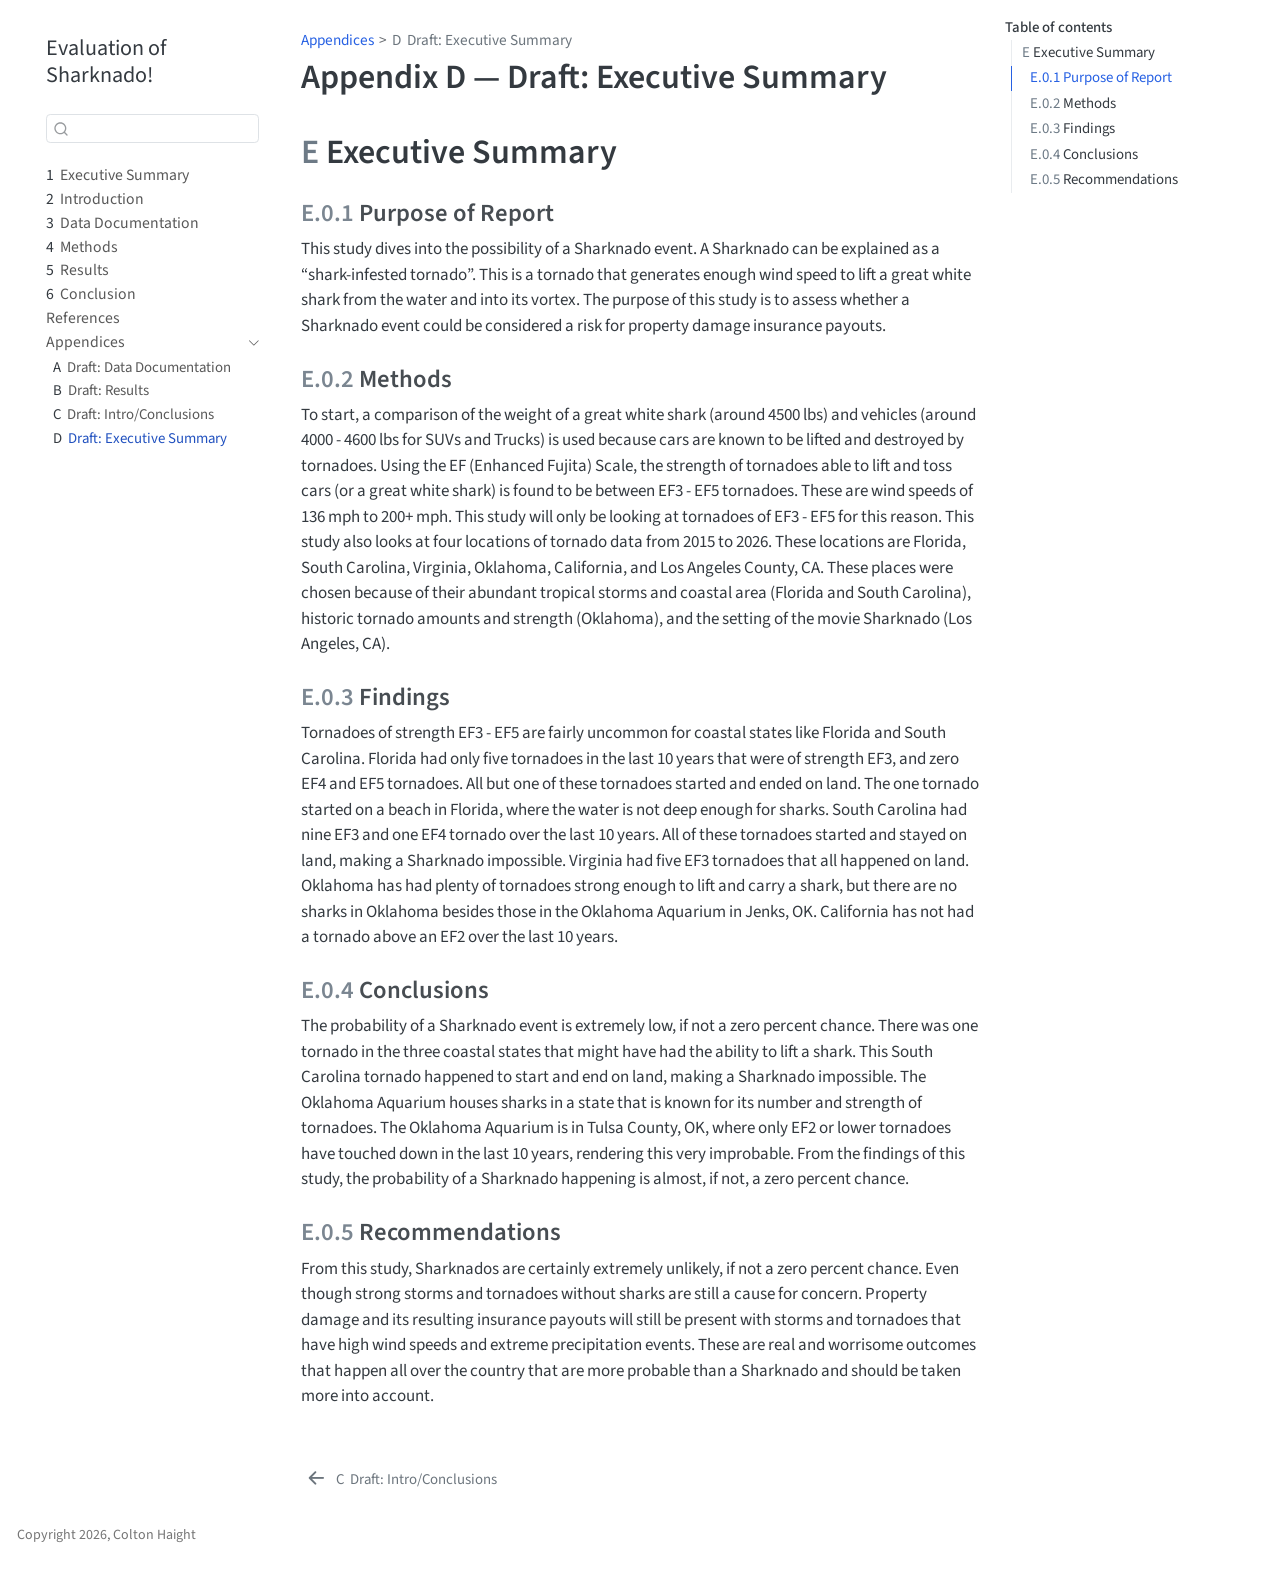
<file: docs/draft-exec-summary.html>
<!DOCTYPE html>
<html xmlns="http://www.w3.org/1999/xhtml" lang="en" xml:lang="en"><head>

<meta charset="utf-8">
<meta name="generator" content="quarto-1.6.32">

<meta name="viewport" content="width=device-width, initial-scale=1.0, user-scalable=yes">


<title>Appendix D — Draft: Executive Summary – Evaluation of Sharknado!</title>
<style>
code{white-space: pre-wrap;}
span.smallcaps{font-variant: small-caps;}
div.columns{display: flex; gap: min(4vw, 1.5em);}
div.column{flex: auto; overflow-x: auto;}
div.hanging-indent{margin-left: 1.5em; text-indent: -1.5em;}
ul.task-list{list-style: none;}
ul.task-list li input[type="checkbox"] {
  width: 0.8em;
  margin: 0 0.8em 0.2em -1em; /* quarto-specific, see https://github.com/quarto-dev/quarto-cli/issues/4556 */ 
  vertical-align: middle;
}
</style>


<script src="site_libs/quarto-nav/quarto-nav.js"></script>
<script src="site_libs/quarto-nav/headroom.min.js"></script>
<script src="site_libs/clipboard/clipboard.min.js"></script>
<script src="site_libs/quarto-search/autocomplete.umd.js"></script>
<script src="site_libs/quarto-search/fuse.min.js"></script>
<script src="site_libs/quarto-search/quarto-search.js"></script>
<meta name="quarto:offset" content="./">
<link href="./draft-intro-conclusions.html" rel="prev">
<script src="site_libs/quarto-html/quarto.js"></script>
<script src="site_libs/quarto-html/popper.min.js"></script>
<script src="site_libs/quarto-html/tippy.umd.min.js"></script>
<script src="site_libs/quarto-html/anchor.min.js"></script>
<link href="site_libs/quarto-html/tippy.css" rel="stylesheet">
<link href="site_libs/quarto-html/quarto-syntax-highlighting-2a04f3694134fdc0690229208924d33b.css" rel="stylesheet" id="quarto-text-highlighting-styles">
<script src="site_libs/bootstrap/bootstrap.min.js"></script>
<link href="site_libs/bootstrap/bootstrap-icons.css" rel="stylesheet">
<link href="site_libs/bootstrap/bootstrap-c5b9511470d41b6403a776d9533dfc9c.min.css" rel="stylesheet" append-hash="true" id="quarto-bootstrap" data-mode="light">
<script id="quarto-search-options" type="application/json">{
  "location": "sidebar",
  "copy-button": false,
  "collapse-after": 3,
  "panel-placement": "start",
  "type": "textbox",
  "limit": 50,
  "keyboard-shortcut": [
    "f",
    "/",
    "s"
  ],
  "show-item-context": false,
  "language": {
    "search-no-results-text": "No results",
    "search-matching-documents-text": "matching documents",
    "search-copy-link-title": "Copy link to search",
    "search-hide-matches-text": "Hide additional matches",
    "search-more-match-text": "more match in this document",
    "search-more-matches-text": "more matches in this document",
    "search-clear-button-title": "Clear",
    "search-text-placeholder": "",
    "search-detached-cancel-button-title": "Cancel",
    "search-submit-button-title": "Submit",
    "search-label": "Search"
  }
}</script>


</head>

<body class="nav-sidebar floating">

<div id="quarto-search-results"></div>
  <header id="quarto-header" class="headroom fixed-top">
  <nav class="quarto-secondary-nav">
    <div class="container-fluid d-flex">
      <button type="button" class="quarto-btn-toggle btn" data-bs-toggle="collapse" role="button" data-bs-target=".quarto-sidebar-collapse-item" aria-controls="quarto-sidebar" aria-expanded="false" aria-label="Toggle sidebar navigation" onclick="if (window.quartoToggleHeadroom) { window.quartoToggleHeadroom(); }">
        <i class="bi bi-layout-text-sidebar-reverse"></i>
      </button>
        <nav class="quarto-page-breadcrumbs" aria-label="breadcrumb"><ol class="breadcrumb"><li class="breadcrumb-item"><a href="./draft-data-doc.html">Appendices</a></li><li class="breadcrumb-item"><a href="./draft-exec-summary.html"><span class="chapter-number">D</span>&nbsp; <span class="chapter-title">Draft: Executive Summary</span></a></li></ol></nav>
        <a class="flex-grow-1" role="navigation" data-bs-toggle="collapse" data-bs-target=".quarto-sidebar-collapse-item" aria-controls="quarto-sidebar" aria-expanded="false" aria-label="Toggle sidebar navigation" onclick="if (window.quartoToggleHeadroom) { window.quartoToggleHeadroom(); }">      
        </a>
      <button type="button" class="btn quarto-search-button" aria-label="Search" onclick="window.quartoOpenSearch();">
        <i class="bi bi-search"></i>
      </button>
    </div>
  </nav>
</header>
<!-- content -->
<div id="quarto-content" class="quarto-container page-columns page-rows-contents page-layout-article">
<!-- sidebar -->
  <nav id="quarto-sidebar" class="sidebar collapse collapse-horizontal quarto-sidebar-collapse-item sidebar-navigation floating overflow-auto">
    <div class="pt-lg-2 mt-2 text-left sidebar-header">
    <div class="sidebar-title mb-0 py-0">
      <a href="./">Evaluation of Sharknado!</a> 
    </div>
      </div>
        <div class="mt-2 flex-shrink-0 align-items-center">
        <div class="sidebar-search">
        <div id="quarto-search" class="" title="Search"></div>
        </div>
        </div>
    <div class="sidebar-menu-container"> 
    <ul class="list-unstyled mt-1">
        <li class="sidebar-item">
  <div class="sidebar-item-container"> 
  <a href="./index.html" class="sidebar-item-text sidebar-link">
 <span class="menu-text"><span class="chapter-number">1</span>&nbsp; <span class="chapter-title">Executive Summary</span></span></a>
  </div>
</li>
        <li class="sidebar-item">
  <div class="sidebar-item-container"> 
  <a href="./intro.html" class="sidebar-item-text sidebar-link">
 <span class="menu-text"><span class="chapter-number">2</span>&nbsp; <span class="chapter-title">Introduction</span></span></a>
  </div>
</li>
        <li class="sidebar-item">
  <div class="sidebar-item-container"> 
  <a href="./data-doc.html" class="sidebar-item-text sidebar-link">
 <span class="menu-text"><span class="chapter-number">3</span>&nbsp; <span class="chapter-title">Data Documentation</span></span></a>
  </div>
</li>
        <li class="sidebar-item">
  <div class="sidebar-item-container"> 
  <a href="./methods.html" class="sidebar-item-text sidebar-link">
 <span class="menu-text"><span class="chapter-number">4</span>&nbsp; <span class="chapter-title">Methods</span></span></a>
  </div>
</li>
        <li class="sidebar-item">
  <div class="sidebar-item-container"> 
  <a href="./results.html" class="sidebar-item-text sidebar-link">
 <span class="menu-text"><span class="chapter-number">5</span>&nbsp; <span class="chapter-title">Results</span></span></a>
  </div>
</li>
        <li class="sidebar-item">
  <div class="sidebar-item-container"> 
  <a href="./conclusion.html" class="sidebar-item-text sidebar-link">
 <span class="menu-text"><span class="chapter-number">6</span>&nbsp; <span class="chapter-title">Conclusion</span></span></a>
  </div>
</li>
        <li class="sidebar-item">
  <div class="sidebar-item-container"> 
  <a href="./references.html" class="sidebar-item-text sidebar-link">
 <span class="menu-text">References</span></a>
  </div>
</li>
        <li class="sidebar-item sidebar-item-section">
      <div class="sidebar-item-container"> 
            <a class="sidebar-item-text sidebar-link text-start" data-bs-toggle="collapse" data-bs-target="#quarto-sidebar-section-1" role="navigation" aria-expanded="true">
 <span class="menu-text">Appendices</span></a>
          <a class="sidebar-item-toggle text-start" data-bs-toggle="collapse" data-bs-target="#quarto-sidebar-section-1" role="navigation" aria-expanded="true" aria-label="Toggle section">
            <i class="bi bi-chevron-right ms-2"></i>
          </a> 
      </div>
      <ul id="quarto-sidebar-section-1" class="collapse list-unstyled sidebar-section depth1 show">  
          <li class="sidebar-item">
  <div class="sidebar-item-container"> 
  <a href="./draft-data-doc.html" class="sidebar-item-text sidebar-link">
 <span class="menu-text"><span class="chapter-number">A</span>&nbsp; <span class="chapter-title">Draft: Data Documentation</span></span></a>
  </div>
</li>
          <li class="sidebar-item">
  <div class="sidebar-item-container"> 
  <a href="./draft-results.html" class="sidebar-item-text sidebar-link">
 <span class="menu-text"><span class="chapter-number">B</span>&nbsp; <span class="chapter-title">Draft: Results</span></span></a>
  </div>
</li>
          <li class="sidebar-item">
  <div class="sidebar-item-container"> 
  <a href="./draft-intro-conclusions.html" class="sidebar-item-text sidebar-link">
 <span class="menu-text"><span class="chapter-number">C</span>&nbsp; <span class="chapter-title">Draft: Intro/Conclusions</span></span></a>
  </div>
</li>
          <li class="sidebar-item">
  <div class="sidebar-item-container"> 
  <a href="./draft-exec-summary.html" class="sidebar-item-text sidebar-link active">
 <span class="menu-text"><span class="chapter-number">D</span>&nbsp; <span class="chapter-title">Draft: Executive Summary</span></span></a>
  </div>
</li>
      </ul>
  </li>
    </ul>
    </div>
</nav>
<div id="quarto-sidebar-glass" class="quarto-sidebar-collapse-item" data-bs-toggle="collapse" data-bs-target=".quarto-sidebar-collapse-item"></div>
<!-- margin-sidebar -->
    <div id="quarto-margin-sidebar" class="sidebar margin-sidebar">
        <nav id="TOC" role="doc-toc" class="toc-active">
    <h2 id="toc-title">Table of contents</h2>
   
  <ul>
  <li><a href="#executive-summary" id="toc-executive-summary" class="nav-link active" data-scroll-target="#executive-summary"><span class="header-section-number">E</span> Executive Summary</a>
  <ul class="collapse">
  <li><a href="#purpose-of-report" id="toc-purpose-of-report" class="nav-link" data-scroll-target="#purpose-of-report"><span class="header-section-number">E.0.1</span> Purpose of Report</a></li>
  <li><a href="#methods" id="toc-methods" class="nav-link" data-scroll-target="#methods"><span class="header-section-number">E.0.2</span> Methods</a></li>
  <li><a href="#findings" id="toc-findings" class="nav-link" data-scroll-target="#findings"><span class="header-section-number">E.0.3</span> Findings</a></li>
  <li><a href="#conclusions" id="toc-conclusions" class="nav-link" data-scroll-target="#conclusions"><span class="header-section-number">E.0.4</span> Conclusions</a></li>
  <li><a href="#recommendations" id="toc-recommendations" class="nav-link" data-scroll-target="#recommendations"><span class="header-section-number">E.0.5</span> Recommendations</a></li>
  </ul></li>
  </ul>
</nav>
    </div>
<!-- main -->
<main class="content" id="quarto-document-content">

<header id="title-block-header" class="quarto-title-block default"><nav class="quarto-page-breadcrumbs quarto-title-breadcrumbs d-none d-lg-block" aria-label="breadcrumb"><ol class="breadcrumb"><li class="breadcrumb-item"><a href="./draft-data-doc.html">Appendices</a></li><li class="breadcrumb-item"><a href="./draft-exec-summary.html"><span class="chapter-number">D</span>&nbsp; <span class="chapter-title">Draft: Executive Summary</span></a></li></ol></nav>
<div class="quarto-title">
<h1 class="title">Appendix D — Draft: Executive Summary</h1>
</div>



<div class="quarto-title-meta">

    
  
    
  </div>
  


</header>


<section id="executive-summary" class="level1" data-number="E">
<h1 data-number="E"><span class="header-section-number">E</span> Executive Summary</h1>
<section id="purpose-of-report" class="level3" data-number="E.0.1">
<h3 data-number="E.0.1" class="anchored" data-anchor-id="purpose-of-report"><span class="header-section-number">E.0.1</span> Purpose of Report</h3>
<p>This study dives into the possibility of a Sharknado event. A Sharknado can be explained as a “shark-infested tornado”. This is a tornado that generates enough wind speed to lift a great white shark from the water and into its vortex. The purpose of this study is to assess whether a Sharknado event could be considered a risk for property damage insurance payouts.</p>
</section>
<section id="methods" class="level3" data-number="E.0.2">
<h3 data-number="E.0.2" class="anchored" data-anchor-id="methods"><span class="header-section-number">E.0.2</span> Methods</h3>
<p>To start, a comparison of the weight of a great white shark (around 4500 lbs) and vehicles (around 4000 - 4600 lbs for SUVs and Trucks) is used because cars are known to be lifted and destroyed by tornadoes. Using the EF (Enhanced Fujita) Scale, the strength of tornadoes able to lift and toss cars (or a great white shark) is found to be between EF3 - EF5 tornadoes. These are wind speeds of 136 mph to 200+ mph. This study will only be looking at tornadoes of EF3 - EF5 for this reason. This study also looks at four locations of tornado data from 2015 to 2026. These locations are Florida, South Carolina, Virginia, Oklahoma, California, and Los Angeles County, CA. These places were chosen because of their abundant tropical storms and coastal area (Florida and South Carolina), historic tornado amounts and strength (Oklahoma), and the setting of the movie Sharknado (Los Angeles, CA).</p>
</section>
<section id="findings" class="level3" data-number="E.0.3">
<h3 data-number="E.0.3" class="anchored" data-anchor-id="findings"><span class="header-section-number">E.0.3</span> Findings</h3>
<p>Tornadoes of strength EF3 - EF5 are fairly uncommon for coastal states like Florida and South Carolina. Florida had only five tornadoes in the last 10 years that were of strength EF3, and zero EF4 and EF5 tornadoes. All but one of these tornadoes started and ended on land. The one tornado started on a beach in Florida, where the water is not deep enough for sharks. South Carolina had nine EF3 and one EF4 tornado over the last 10 years. All of these tornadoes started and stayed on land, making a Sharknado impossible. Virginia had five EF3 tornadoes that all happened on land. Oklahoma has had plenty of tornadoes strong enough to lift and carry a shark, but there are no sharks in Oklahoma besides those in the Oklahoma Aquarium in Jenks, OK. California has not had a tornado above an EF2 over the last 10 years.</p>
</section>
<section id="conclusions" class="level3" data-number="E.0.4">
<h3 data-number="E.0.4" class="anchored" data-anchor-id="conclusions"><span class="header-section-number">E.0.4</span> Conclusions</h3>
<p>The probability of a Sharknado event is extremely low, if not a zero percent chance. There was one tornado in the three coastal states that might have had the ability to lift a shark. This South Carolina tornado happened to start and end on land, making a Sharknado impossible. The Oklahoma Aquarium houses sharks in a state that is known for its number and strength of tornadoes. The Oklahoma Aquarium is in Tulsa County, OK, where only EF2 or lower tornadoes have touched down in the last 10 years, rendering this very improbable. From the findings of this study, the probability of a Sharknado happening is almost, if not, a zero percent chance.</p>
</section>
<section id="recommendations" class="level3" data-number="E.0.5">
<h3 data-number="E.0.5" class="anchored" data-anchor-id="recommendations"><span class="header-section-number">E.0.5</span> Recommendations</h3>
<p>From this study, Sharknados are certainly extremely unlikely, if not a zero percent chance. Even though strong storms and tornadoes without sharks are still a cause for concern. Property damage and its resulting insurance payouts will still be present with storms and tornadoes that have high wind speeds and extreme precipitation events. These are real and worrisome outcomes that happen all over the country that are more probable than a Sharknado and should be taken more into account.</p>


</section>
</section>

</main> <!-- /main -->
<script id="quarto-html-after-body" type="application/javascript">
window.document.addEventListener("DOMContentLoaded", function (event) {
  const toggleBodyColorMode = (bsSheetEl) => {
    const mode = bsSheetEl.getAttribute("data-mode");
    const bodyEl = window.document.querySelector("body");
    if (mode === "dark") {
      bodyEl.classList.add("quarto-dark");
      bodyEl.classList.remove("quarto-light");
    } else {
      bodyEl.classList.add("quarto-light");
      bodyEl.classList.remove("quarto-dark");
    }
  }
  const toggleBodyColorPrimary = () => {
    const bsSheetEl = window.document.querySelector("link#quarto-bootstrap");
    if (bsSheetEl) {
      toggleBodyColorMode(bsSheetEl);
    }
  }
  toggleBodyColorPrimary();  
  const icon = "";
  const anchorJS = new window.AnchorJS();
  anchorJS.options = {
    placement: 'right',
    icon: icon
  };
  anchorJS.add('.anchored');
  const isCodeAnnotation = (el) => {
    for (const clz of el.classList) {
      if (clz.startsWith('code-annotation-')) {                     
        return true;
      }
    }
    return false;
  }
  const onCopySuccess = function(e) {
    // button target
    const button = e.trigger;
    // don't keep focus
    button.blur();
    // flash "checked"
    button.classList.add('code-copy-button-checked');
    var currentTitle = button.getAttribute("title");
    button.setAttribute("title", "Copied!");
    let tooltip;
    if (window.bootstrap) {
      button.setAttribute("data-bs-toggle", "tooltip");
      button.setAttribute("data-bs-placement", "left");
      button.setAttribute("data-bs-title", "Copied!");
      tooltip = new bootstrap.Tooltip(button, 
        { trigger: "manual", 
          customClass: "code-copy-button-tooltip",
          offset: [0, -8]});
      tooltip.show();    
    }
    setTimeout(function() {
      if (tooltip) {
        tooltip.hide();
        button.removeAttribute("data-bs-title");
        button.removeAttribute("data-bs-toggle");
        button.removeAttribute("data-bs-placement");
      }
      button.setAttribute("title", currentTitle);
      button.classList.remove('code-copy-button-checked');
    }, 1000);
    // clear code selection
    e.clearSelection();
  }
  const getTextToCopy = function(trigger) {
      const codeEl = trigger.previousElementSibling.cloneNode(true);
      for (const childEl of codeEl.children) {
        if (isCodeAnnotation(childEl)) {
          childEl.remove();
        }
      }
      return codeEl.innerText;
  }
  const clipboard = new window.ClipboardJS('.code-copy-button:not([data-in-quarto-modal])', {
    text: getTextToCopy
  });
  clipboard.on('success', onCopySuccess);
  if (window.document.getElementById('quarto-embedded-source-code-modal')) {
    // For code content inside modals, clipBoardJS needs to be initialized with a container option
    // TODO: Check when it could be a function (https://github.com/zenorocha/clipboard.js/issues/860)
    const clipboardModal = new window.ClipboardJS('.code-copy-button[data-in-quarto-modal]', {
      text: getTextToCopy,
      container: window.document.getElementById('quarto-embedded-source-code-modal')
    });
    clipboardModal.on('success', onCopySuccess);
  }
    var localhostRegex = new RegExp(/^(?:http|https):\/\/localhost\:?[0-9]*\//);
    var mailtoRegex = new RegExp(/^mailto:/);
      var filterRegex = new RegExp('/' + window.location.host + '/');
    var isInternal = (href) => {
        return filterRegex.test(href) || localhostRegex.test(href) || mailtoRegex.test(href);
    }
    // Inspect non-navigation links and adorn them if external
 	var links = window.document.querySelectorAll('a[href]:not(.nav-link):not(.navbar-brand):not(.toc-action):not(.sidebar-link):not(.sidebar-item-toggle):not(.pagination-link):not(.no-external):not([aria-hidden]):not(.dropdown-item):not(.quarto-navigation-tool):not(.about-link)');
    for (var i=0; i<links.length; i++) {
      const link = links[i];
      if (!isInternal(link.href)) {
        // undo the damage that might have been done by quarto-nav.js in the case of
        // links that we want to consider external
        if (link.dataset.originalHref !== undefined) {
          link.href = link.dataset.originalHref;
        }
      }
    }
  function tippyHover(el, contentFn, onTriggerFn, onUntriggerFn) {
    const config = {
      allowHTML: true,
      maxWidth: 500,
      delay: 100,
      arrow: false,
      appendTo: function(el) {
          return el.parentElement;
      },
      interactive: true,
      interactiveBorder: 10,
      theme: 'quarto',
      placement: 'bottom-start',
    };
    if (contentFn) {
      config.content = contentFn;
    }
    if (onTriggerFn) {
      config.onTrigger = onTriggerFn;
    }
    if (onUntriggerFn) {
      config.onUntrigger = onUntriggerFn;
    }
    window.tippy(el, config); 
  }
  const noterefs = window.document.querySelectorAll('a[role="doc-noteref"]');
  for (var i=0; i<noterefs.length; i++) {
    const ref = noterefs[i];
    tippyHover(ref, function() {
      // use id or data attribute instead here
      let href = ref.getAttribute('data-footnote-href') || ref.getAttribute('href');
      try { href = new URL(href).hash; } catch {}
      const id = href.replace(/^#\/?/, "");
      const note = window.document.getElementById(id);
      if (note) {
        return note.innerHTML;
      } else {
        return "";
      }
    });
  }
  const xrefs = window.document.querySelectorAll('a.quarto-xref');
  const processXRef = (id, note) => {
    // Strip column container classes
    const stripColumnClz = (el) => {
      el.classList.remove("page-full", "page-columns");
      if (el.children) {
        for (const child of el.children) {
          stripColumnClz(child);
        }
      }
    }
    stripColumnClz(note)
    if (id === null || id.startsWith('sec-')) {
      // Special case sections, only their first couple elements
      const container = document.createElement("div");
      if (note.children && note.children.length > 2) {
        container.appendChild(note.children[0].cloneNode(true));
        for (let i = 1; i < note.children.length; i++) {
          const child = note.children[i];
          if (child.tagName === "P" && child.innerText === "") {
            continue;
          } else {
            container.appendChild(child.cloneNode(true));
            break;
          }
        }
        if (window.Quarto?.typesetMath) {
          window.Quarto.typesetMath(container);
        }
        return container.innerHTML
      } else {
        if (window.Quarto?.typesetMath) {
          window.Quarto.typesetMath(note);
        }
        return note.innerHTML;
      }
    } else {
      // Remove any anchor links if they are present
      const anchorLink = note.querySelector('a.anchorjs-link');
      if (anchorLink) {
        anchorLink.remove();
      }
      if (window.Quarto?.typesetMath) {
        window.Quarto.typesetMath(note);
      }
      // TODO in 1.5, we should make sure this works without a callout special case
      if (note.classList.contains("callout")) {
        return note.outerHTML;
      } else {
        return note.innerHTML;
      }
    }
  }
  for (var i=0; i<xrefs.length; i++) {
    const xref = xrefs[i];
    tippyHover(xref, undefined, function(instance) {
      instance.disable();
      let url = xref.getAttribute('href');
      let hash = undefined; 
      if (url.startsWith('#')) {
        hash = url;
      } else {
        try { hash = new URL(url).hash; } catch {}
      }
      if (hash) {
        const id = hash.replace(/^#\/?/, "");
        const note = window.document.getElementById(id);
        if (note !== null) {
          try {
            const html = processXRef(id, note.cloneNode(true));
            instance.setContent(html);
          } finally {
            instance.enable();
            instance.show();
          }
        } else {
          // See if we can fetch this
          fetch(url.split('#')[0])
          .then(res => res.text())
          .then(html => {
            const parser = new DOMParser();
            const htmlDoc = parser.parseFromString(html, "text/html");
            const note = htmlDoc.getElementById(id);
            if (note !== null) {
              const html = processXRef(id, note);
              instance.setContent(html);
            } 
          }).finally(() => {
            instance.enable();
            instance.show();
          });
        }
      } else {
        // See if we can fetch a full url (with no hash to target)
        // This is a special case and we should probably do some content thinning / targeting
        fetch(url)
        .then(res => res.text())
        .then(html => {
          const parser = new DOMParser();
          const htmlDoc = parser.parseFromString(html, "text/html");
          const note = htmlDoc.querySelector('main.content');
          if (note !== null) {
            // This should only happen for chapter cross references
            // (since there is no id in the URL)
            // remove the first header
            if (note.children.length > 0 && note.children[0].tagName === "HEADER") {
              note.children[0].remove();
            }
            const html = processXRef(null, note);
            instance.setContent(html);
          } 
        }).finally(() => {
          instance.enable();
          instance.show();
        });
      }
    }, function(instance) {
    });
  }
      let selectedAnnoteEl;
      const selectorForAnnotation = ( cell, annotation) => {
        let cellAttr = 'data-code-cell="' + cell + '"';
        let lineAttr = 'data-code-annotation="' +  annotation + '"';
        const selector = 'span[' + cellAttr + '][' + lineAttr + ']';
        return selector;
      }
      const selectCodeLines = (annoteEl) => {
        const doc = window.document;
        const targetCell = annoteEl.getAttribute("data-target-cell");
        const targetAnnotation = annoteEl.getAttribute("data-target-annotation");
        const annoteSpan = window.document.querySelector(selectorForAnnotation(targetCell, targetAnnotation));
        const lines = annoteSpan.getAttribute("data-code-lines").split(",");
        const lineIds = lines.map((line) => {
          return targetCell + "-" + line;
        })
        let top = null;
        let height = null;
        let parent = null;
        if (lineIds.length > 0) {
            //compute the position of the single el (top and bottom and make a div)
            const el = window.document.getElementById(lineIds[0]);
            top = el.offsetTop;
            height = el.offsetHeight;
            parent = el.parentElement.parentElement;
          if (lineIds.length > 1) {
            const lastEl = window.document.getElementById(lineIds[lineIds.length - 1]);
            const bottom = lastEl.offsetTop + lastEl.offsetHeight;
            height = bottom - top;
          }
          if (top !== null && height !== null && parent !== null) {
            // cook up a div (if necessary) and position it 
            let div = window.document.getElementById("code-annotation-line-highlight");
            if (div === null) {
              div = window.document.createElement("div");
              div.setAttribute("id", "code-annotation-line-highlight");
              div.style.position = 'absolute';
              parent.appendChild(div);
            }
            div.style.top = top - 2 + "px";
            div.style.height = height + 4 + "px";
            div.style.left = 0;
            let gutterDiv = window.document.getElementById("code-annotation-line-highlight-gutter");
            if (gutterDiv === null) {
              gutterDiv = window.document.createElement("div");
              gutterDiv.setAttribute("id", "code-annotation-line-highlight-gutter");
              gutterDiv.style.position = 'absolute';
              const codeCell = window.document.getElementById(targetCell);
              const gutter = codeCell.querySelector('.code-annotation-gutter');
              gutter.appendChild(gutterDiv);
            }
            gutterDiv.style.top = top - 2 + "px";
            gutterDiv.style.height = height + 4 + "px";
          }
          selectedAnnoteEl = annoteEl;
        }
      };
      const unselectCodeLines = () => {
        const elementsIds = ["code-annotation-line-highlight", "code-annotation-line-highlight-gutter"];
        elementsIds.forEach((elId) => {
          const div = window.document.getElementById(elId);
          if (div) {
            div.remove();
          }
        });
        selectedAnnoteEl = undefined;
      };
        // Handle positioning of the toggle
    window.addEventListener(
      "resize",
      throttle(() => {
        elRect = undefined;
        if (selectedAnnoteEl) {
          selectCodeLines(selectedAnnoteEl);
        }
      }, 10)
    );
    function throttle(fn, ms) {
    let throttle = false;
    let timer;
      return (...args) => {
        if(!throttle) { // first call gets through
            fn.apply(this, args);
            throttle = true;
        } else { // all the others get throttled
            if(timer) clearTimeout(timer); // cancel #2
            timer = setTimeout(() => {
              fn.apply(this, args);
              timer = throttle = false;
            }, ms);
        }
      };
    }
      // Attach click handler to the DT
      const annoteDls = window.document.querySelectorAll('dt[data-target-cell]');
      for (const annoteDlNode of annoteDls) {
        annoteDlNode.addEventListener('click', (event) => {
          const clickedEl = event.target;
          if (clickedEl !== selectedAnnoteEl) {
            unselectCodeLines();
            const activeEl = window.document.querySelector('dt[data-target-cell].code-annotation-active');
            if (activeEl) {
              activeEl.classList.remove('code-annotation-active');
            }
            selectCodeLines(clickedEl);
            clickedEl.classList.add('code-annotation-active');
          } else {
            // Unselect the line
            unselectCodeLines();
            clickedEl.classList.remove('code-annotation-active');
          }
        });
      }
  const findCites = (el) => {
    const parentEl = el.parentElement;
    if (parentEl) {
      const cites = parentEl.dataset.cites;
      if (cites) {
        return {
          el,
          cites: cites.split(' ')
        };
      } else {
        return findCites(el.parentElement)
      }
    } else {
      return undefined;
    }
  };
  var bibliorefs = window.document.querySelectorAll('a[role="doc-biblioref"]');
  for (var i=0; i<bibliorefs.length; i++) {
    const ref = bibliorefs[i];
    const citeInfo = findCites(ref);
    if (citeInfo) {
      tippyHover(citeInfo.el, function() {
        var popup = window.document.createElement('div');
        citeInfo.cites.forEach(function(cite) {
          var citeDiv = window.document.createElement('div');
          citeDiv.classList.add('hanging-indent');
          citeDiv.classList.add('csl-entry');
          var biblioDiv = window.document.getElementById('ref-' + cite);
          if (biblioDiv) {
            citeDiv.innerHTML = biblioDiv.innerHTML;
          }
          popup.appendChild(citeDiv);
        });
        return popup.innerHTML;
      });
    }
  }
});
</script>
<nav class="page-navigation">
  <div class="nav-page nav-page-previous">
      <a href="./draft-intro-conclusions.html" class="pagination-link" aria-label="Draft: Intro/Conclusions">
        <i class="bi bi-arrow-left-short"></i> <span class="nav-page-text"><span class="chapter-number">C</span>&nbsp; <span class="chapter-title">Draft: Intro/Conclusions</span></span>
      </a>          
  </div>
  <div class="nav-page nav-page-next">
  </div>
</nav>
</div> <!-- /content -->
<footer class="footer">
  <div class="nav-footer">
    <div class="nav-footer-left">
<p>Copyright 2026, Colton Haight</p>
</div>   
    <div class="nav-footer-center">
      &nbsp;
    </div>
    <div class="nav-footer-right">
      &nbsp;
    </div>
  </div>
</footer>




</body></html>
</file>
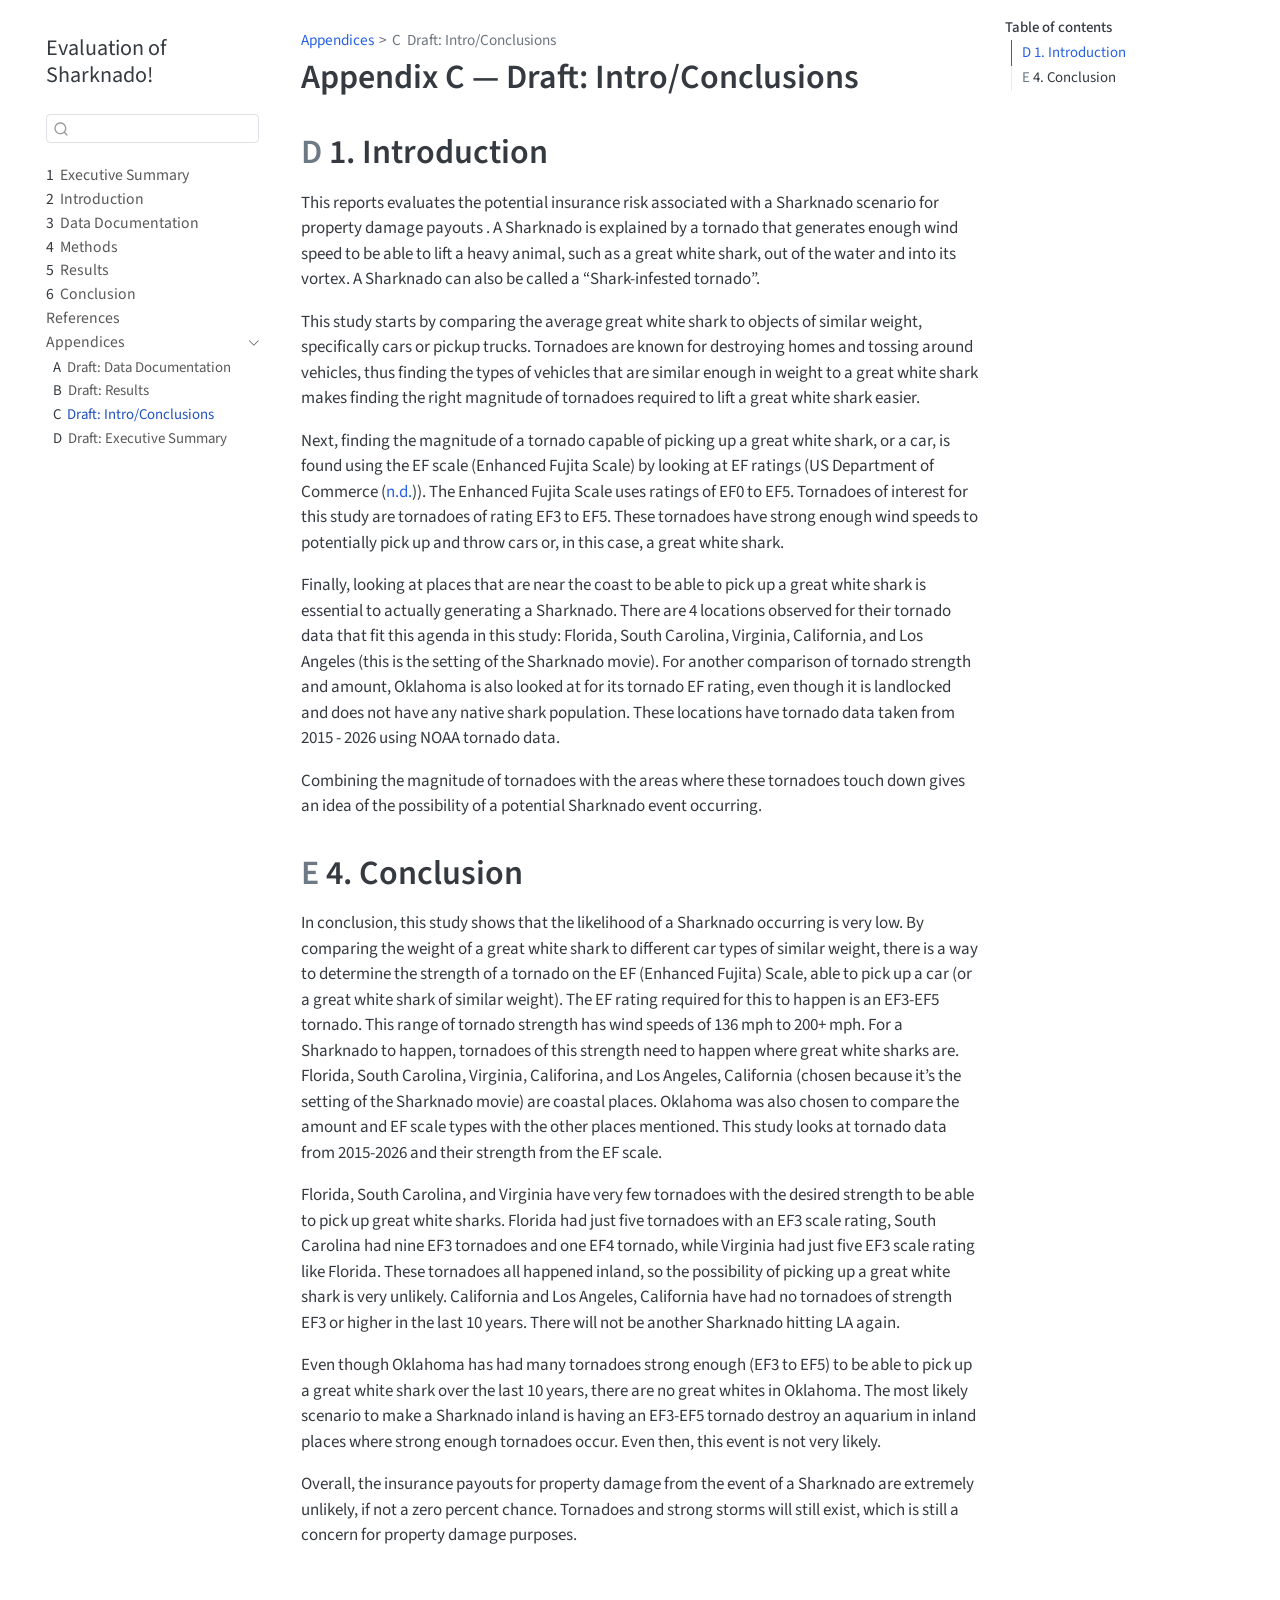
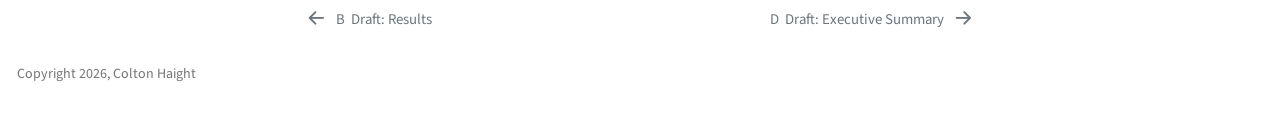
<file: docs/draft-intro-conclusions.html>
<!DOCTYPE html>
<html xmlns="http://www.w3.org/1999/xhtml" lang="en" xml:lang="en"><head>

<meta charset="utf-8">
<meta name="generator" content="quarto-1.6.32">

<meta name="viewport" content="width=device-width, initial-scale=1.0, user-scalable=yes">


<title>Appendix C — Draft: Intro/Conclusions – Evaluation of Sharknado!</title>
<style>
code{white-space: pre-wrap;}
span.smallcaps{font-variant: small-caps;}
div.columns{display: flex; gap: min(4vw, 1.5em);}
div.column{flex: auto; overflow-x: auto;}
div.hanging-indent{margin-left: 1.5em; text-indent: -1.5em;}
ul.task-list{list-style: none;}
ul.task-list li input[type="checkbox"] {
  width: 0.8em;
  margin: 0 0.8em 0.2em -1em; /* quarto-specific, see https://github.com/quarto-dev/quarto-cli/issues/4556 */ 
  vertical-align: middle;
}
/* CSS for citations */
div.csl-bib-body { }
div.csl-entry {
  clear: both;
  margin-bottom: 0em;
}
.hanging-indent div.csl-entry {
  margin-left:2em;
  text-indent:-2em;
}
div.csl-left-margin {
  min-width:2em;
  float:left;
}
div.csl-right-inline {
  margin-left:2em;
  padding-left:1em;
}
div.csl-indent {
  margin-left: 2em;
}</style>


<script src="site_libs/quarto-nav/quarto-nav.js"></script>
<script src="site_libs/quarto-nav/headroom.min.js"></script>
<script src="site_libs/clipboard/clipboard.min.js"></script>
<script src="site_libs/quarto-search/autocomplete.umd.js"></script>
<script src="site_libs/quarto-search/fuse.min.js"></script>
<script src="site_libs/quarto-search/quarto-search.js"></script>
<meta name="quarto:offset" content="./">
<link href="./draft-exec-summary.html" rel="next">
<link href="./draft-results.html" rel="prev">
<script src="site_libs/quarto-html/quarto.js"></script>
<script src="site_libs/quarto-html/popper.min.js"></script>
<script src="site_libs/quarto-html/tippy.umd.min.js"></script>
<script src="site_libs/quarto-html/anchor.min.js"></script>
<link href="site_libs/quarto-html/tippy.css" rel="stylesheet">
<link href="site_libs/quarto-html/quarto-syntax-highlighting-2a04f3694134fdc0690229208924d33b.css" rel="stylesheet" id="quarto-text-highlighting-styles">
<script src="site_libs/bootstrap/bootstrap.min.js"></script>
<link href="site_libs/bootstrap/bootstrap-icons.css" rel="stylesheet">
<link href="site_libs/bootstrap/bootstrap-c5b9511470d41b6403a776d9533dfc9c.min.css" rel="stylesheet" append-hash="true" id="quarto-bootstrap" data-mode="light">
<script id="quarto-search-options" type="application/json">{
  "location": "sidebar",
  "copy-button": false,
  "collapse-after": 3,
  "panel-placement": "start",
  "type": "textbox",
  "limit": 50,
  "keyboard-shortcut": [
    "f",
    "/",
    "s"
  ],
  "show-item-context": false,
  "language": {
    "search-no-results-text": "No results",
    "search-matching-documents-text": "matching documents",
    "search-copy-link-title": "Copy link to search",
    "search-hide-matches-text": "Hide additional matches",
    "search-more-match-text": "more match in this document",
    "search-more-matches-text": "more matches in this document",
    "search-clear-button-title": "Clear",
    "search-text-placeholder": "",
    "search-detached-cancel-button-title": "Cancel",
    "search-submit-button-title": "Submit",
    "search-label": "Search"
  }
}</script>


</head>

<body class="nav-sidebar floating">

<div id="quarto-search-results"></div>
  <header id="quarto-header" class="headroom fixed-top">
  <nav class="quarto-secondary-nav">
    <div class="container-fluid d-flex">
      <button type="button" class="quarto-btn-toggle btn" data-bs-toggle="collapse" role="button" data-bs-target=".quarto-sidebar-collapse-item" aria-controls="quarto-sidebar" aria-expanded="false" aria-label="Toggle sidebar navigation" onclick="if (window.quartoToggleHeadroom) { window.quartoToggleHeadroom(); }">
        <i class="bi bi-layout-text-sidebar-reverse"></i>
      </button>
        <nav class="quarto-page-breadcrumbs" aria-label="breadcrumb"><ol class="breadcrumb"><li class="breadcrumb-item"><a href="./draft-data-doc.html">Appendices</a></li><li class="breadcrumb-item"><a href="./draft-intro-conclusions.html"><span class="chapter-number">C</span>&nbsp; <span class="chapter-title">Draft: Intro/Conclusions</span></a></li></ol></nav>
        <a class="flex-grow-1" role="navigation" data-bs-toggle="collapse" data-bs-target=".quarto-sidebar-collapse-item" aria-controls="quarto-sidebar" aria-expanded="false" aria-label="Toggle sidebar navigation" onclick="if (window.quartoToggleHeadroom) { window.quartoToggleHeadroom(); }">      
        </a>
      <button type="button" class="btn quarto-search-button" aria-label="Search" onclick="window.quartoOpenSearch();">
        <i class="bi bi-search"></i>
      </button>
    </div>
  </nav>
</header>
<!-- content -->
<div id="quarto-content" class="quarto-container page-columns page-rows-contents page-layout-article">
<!-- sidebar -->
  <nav id="quarto-sidebar" class="sidebar collapse collapse-horizontal quarto-sidebar-collapse-item sidebar-navigation floating overflow-auto">
    <div class="pt-lg-2 mt-2 text-left sidebar-header">
    <div class="sidebar-title mb-0 py-0">
      <a href="./">Evaluation of Sharknado!</a> 
    </div>
      </div>
        <div class="mt-2 flex-shrink-0 align-items-center">
        <div class="sidebar-search">
        <div id="quarto-search" class="" title="Search"></div>
        </div>
        </div>
    <div class="sidebar-menu-container"> 
    <ul class="list-unstyled mt-1">
        <li class="sidebar-item">
  <div class="sidebar-item-container"> 
  <a href="./index.html" class="sidebar-item-text sidebar-link">
 <span class="menu-text"><span class="chapter-number">1</span>&nbsp; <span class="chapter-title">Executive Summary</span></span></a>
  </div>
</li>
        <li class="sidebar-item">
  <div class="sidebar-item-container"> 
  <a href="./intro.html" class="sidebar-item-text sidebar-link">
 <span class="menu-text"><span class="chapter-number">2</span>&nbsp; <span class="chapter-title">Introduction</span></span></a>
  </div>
</li>
        <li class="sidebar-item">
  <div class="sidebar-item-container"> 
  <a href="./data-doc.html" class="sidebar-item-text sidebar-link">
 <span class="menu-text"><span class="chapter-number">3</span>&nbsp; <span class="chapter-title">Data Documentation</span></span></a>
  </div>
</li>
        <li class="sidebar-item">
  <div class="sidebar-item-container"> 
  <a href="./methods.html" class="sidebar-item-text sidebar-link">
 <span class="menu-text"><span class="chapter-number">4</span>&nbsp; <span class="chapter-title">Methods</span></span></a>
  </div>
</li>
        <li class="sidebar-item">
  <div class="sidebar-item-container"> 
  <a href="./results.html" class="sidebar-item-text sidebar-link">
 <span class="menu-text"><span class="chapter-number">5</span>&nbsp; <span class="chapter-title">Results</span></span></a>
  </div>
</li>
        <li class="sidebar-item">
  <div class="sidebar-item-container"> 
  <a href="./conclusion.html" class="sidebar-item-text sidebar-link">
 <span class="menu-text"><span class="chapter-number">6</span>&nbsp; <span class="chapter-title">Conclusion</span></span></a>
  </div>
</li>
        <li class="sidebar-item">
  <div class="sidebar-item-container"> 
  <a href="./references.html" class="sidebar-item-text sidebar-link">
 <span class="menu-text">References</span></a>
  </div>
</li>
        <li class="sidebar-item sidebar-item-section">
      <div class="sidebar-item-container"> 
            <a class="sidebar-item-text sidebar-link text-start" data-bs-toggle="collapse" data-bs-target="#quarto-sidebar-section-1" role="navigation" aria-expanded="true">
 <span class="menu-text">Appendices</span></a>
          <a class="sidebar-item-toggle text-start" data-bs-toggle="collapse" data-bs-target="#quarto-sidebar-section-1" role="navigation" aria-expanded="true" aria-label="Toggle section">
            <i class="bi bi-chevron-right ms-2"></i>
          </a> 
      </div>
      <ul id="quarto-sidebar-section-1" class="collapse list-unstyled sidebar-section depth1 show">  
          <li class="sidebar-item">
  <div class="sidebar-item-container"> 
  <a href="./draft-data-doc.html" class="sidebar-item-text sidebar-link">
 <span class="menu-text"><span class="chapter-number">A</span>&nbsp; <span class="chapter-title">Draft: Data Documentation</span></span></a>
  </div>
</li>
          <li class="sidebar-item">
  <div class="sidebar-item-container"> 
  <a href="./draft-results.html" class="sidebar-item-text sidebar-link">
 <span class="menu-text"><span class="chapter-number">B</span>&nbsp; <span class="chapter-title">Draft: Results</span></span></a>
  </div>
</li>
          <li class="sidebar-item">
  <div class="sidebar-item-container"> 
  <a href="./draft-intro-conclusions.html" class="sidebar-item-text sidebar-link active">
 <span class="menu-text"><span class="chapter-number">C</span>&nbsp; <span class="chapter-title">Draft: Intro/Conclusions</span></span></a>
  </div>
</li>
          <li class="sidebar-item">
  <div class="sidebar-item-container"> 
  <a href="./draft-exec-summary.html" class="sidebar-item-text sidebar-link">
 <span class="menu-text"><span class="chapter-number">D</span>&nbsp; <span class="chapter-title">Draft: Executive Summary</span></span></a>
  </div>
</li>
      </ul>
  </li>
    </ul>
    </div>
</nav>
<div id="quarto-sidebar-glass" class="quarto-sidebar-collapse-item" data-bs-toggle="collapse" data-bs-target=".quarto-sidebar-collapse-item"></div>
<!-- margin-sidebar -->
    <div id="quarto-margin-sidebar" class="sidebar margin-sidebar">
        <nav id="TOC" role="doc-toc" class="toc-active">
    <h2 id="toc-title">Table of contents</h2>
   
  <ul>
  <li><a href="#introduction" id="toc-introduction" class="nav-link active" data-scroll-target="#introduction"><span class="header-section-number">D</span> 1. Introduction</a></li>
  <li><a href="#conclusion" id="toc-conclusion" class="nav-link" data-scroll-target="#conclusion"><span class="header-section-number">E</span> 4. Conclusion</a></li>
  </ul>
</nav>
    </div>
<!-- main -->
<main class="content" id="quarto-document-content">

<header id="title-block-header" class="quarto-title-block default"><nav class="quarto-page-breadcrumbs quarto-title-breadcrumbs d-none d-lg-block" aria-label="breadcrumb"><ol class="breadcrumb"><li class="breadcrumb-item"><a href="./draft-data-doc.html">Appendices</a></li><li class="breadcrumb-item"><a href="./draft-intro-conclusions.html"><span class="chapter-number">C</span>&nbsp; <span class="chapter-title">Draft: Intro/Conclusions</span></a></li></ol></nav>
<div class="quarto-title">
<h1 class="title">Appendix C — Draft: Intro/Conclusions</h1>
</div>



<div class="quarto-title-meta">

    
  
    
  </div>
  


</header>


<section id="introduction" class="level1" data-number="D">
<h1 data-number="D"><span class="header-section-number">D</span> 1. Introduction</h1>
<p>This reports evaluates the potential insurance risk associated with a Sharknado scenario for property damage payouts . A Sharknado is explained by a tornado that generates enough wind speed to be able to lift a heavy animal, such as a great white shark, out of the water and into its vortex. A Sharknado can also be called a “Shark-infested tornado”.</p>
<p>This study starts by comparing the average great white shark to objects of similar weight, specifically cars or pickup trucks. Tornadoes are known for destroying homes and tossing around vehicles, thus finding the types of vehicles that are similar enough in weight to a great white shark makes finding the right magnitude of tornadoes required to lift a great white shark easier.</p>
<p>Next, finding the magnitude of a tornado capable of picking up a great white shark, or a car, is found using the EF scale (Enhanced Fujita Scale) by looking at EF ratings (<span class="citation" data-cites="us_department_of_commerce_enhanced_nodate">US Department of Commerce (<a href="references.html#ref-us_department_of_commerce_enhanced_nodate" role="doc-biblioref">n.d.</a>)</span>). The Enhanced Fujita Scale uses ratings of EF0 to EF5. Tornadoes of interest for this study are tornadoes of rating EF3 to EF5. These tornadoes have strong enough wind speeds to potentially pick up and throw cars or, in this case, a great white shark.</p>
<p>Finally, looking at places that are near the coast to be able to pick up a great white shark is essential to actually generating a Sharknado. There are 4 locations observed for their tornado data that fit this agenda in this study: Florida, South Carolina, Virginia, California, and Los Angeles (this is the setting of the Sharknado movie). For another comparison of tornado strength and amount, Oklahoma is also looked at for its tornado EF rating, even though it is landlocked and does not have any native shark population. These locations have tornado data taken from 2015 - 2026 using NOAA tornado data.</p>
<p>Combining the magnitude of tornadoes with the areas where these tornadoes touch down gives an idea of the possibility of a potential Sharknado event occurring.</p>
</section>
<section id="conclusion" class="level1" data-number="E">
<h1 data-number="E"><span class="header-section-number">E</span> 4. Conclusion</h1>
<p>In conclusion, this study shows that the likelihood of a Sharknado occurring is very low. By comparing the weight of a great white shark to different car types of similar weight, there is a way to determine the strength of a tornado on the EF (Enhanced Fujita) Scale, able to pick up a car (or a great white shark of similar weight). The EF rating required for this to happen is an EF3-EF5 tornado. This range of tornado strength has wind speeds of 136 mph to 200+ mph. For a Sharknado to happen, tornadoes of this strength need to happen where great white sharks are. Florida, South Carolina, Virginia, Califorina, and Los Angeles, California (chosen because it’s the setting of the Sharknado movie) are coastal places. Oklahoma was also chosen to compare the amount and EF scale types with the other places mentioned. This study looks at tornado data from 2015-2026 and their strength from the EF scale.</p>
<p>Florida, South Carolina, and Virginia have very few tornadoes with the desired strength to be able to pick up great white sharks. Florida had just five tornadoes with an EF3 scale rating, South Carolina had nine EF3 tornadoes and one EF4 tornado, while Virginia had just five EF3 scale rating like Florida. These tornadoes all happened inland, so the possibility of picking up a great white shark is very unlikely. California and Los Angeles, California have had no tornadoes of strength EF3 or higher in the last 10 years. There will not be another Sharknado hitting LA again.</p>
<p>Even though Oklahoma has had many tornadoes strong enough (EF3 to EF5) to be able to pick up a great white shark over the last 10 years, there are no great whites in Oklahoma. The most likely scenario to make a Sharknado inland is having an EF3-EF5 tornado destroy an aquarium in inland places where strong enough tornadoes occur. Even then, this event is not very likely.</p>
<p>Overall, the insurance payouts for property damage from the event of a Sharknado are extremely unlikely, if not a zero percent chance. Tornadoes and strong storms will still exist, which is still a concern for property damage purposes.</p>


<div id="refs" class="references csl-bib-body hanging-indent" data-entry-spacing="0" role="list" style="display: none">
<div id="ref-us_department_of_commerce_enhanced_nodate" class="csl-entry" role="listitem">
US Department of Commerce, NOAA. n.d. <span>“The Enhanced Fujita Scale (<span>EF</span> Scale).”</span> <span>NOAA</span>’s National Weather Service. Accessed March 11, 2026. <a href="https://www.weather.gov/oun/efscale">https://www.weather.gov/oun/efscale</a>.
</div>
</div>
</section>

</main> <!-- /main -->
<script id="quarto-html-after-body" type="application/javascript">
window.document.addEventListener("DOMContentLoaded", function (event) {
  const toggleBodyColorMode = (bsSheetEl) => {
    const mode = bsSheetEl.getAttribute("data-mode");
    const bodyEl = window.document.querySelector("body");
    if (mode === "dark") {
      bodyEl.classList.add("quarto-dark");
      bodyEl.classList.remove("quarto-light");
    } else {
      bodyEl.classList.add("quarto-light");
      bodyEl.classList.remove("quarto-dark");
    }
  }
  const toggleBodyColorPrimary = () => {
    const bsSheetEl = window.document.querySelector("link#quarto-bootstrap");
    if (bsSheetEl) {
      toggleBodyColorMode(bsSheetEl);
    }
  }
  toggleBodyColorPrimary();  
  const icon = "";
  const anchorJS = new window.AnchorJS();
  anchorJS.options = {
    placement: 'right',
    icon: icon
  };
  anchorJS.add('.anchored');
  const isCodeAnnotation = (el) => {
    for (const clz of el.classList) {
      if (clz.startsWith('code-annotation-')) {                     
        return true;
      }
    }
    return false;
  }
  const onCopySuccess = function(e) {
    // button target
    const button = e.trigger;
    // don't keep focus
    button.blur();
    // flash "checked"
    button.classList.add('code-copy-button-checked');
    var currentTitle = button.getAttribute("title");
    button.setAttribute("title", "Copied!");
    let tooltip;
    if (window.bootstrap) {
      button.setAttribute("data-bs-toggle", "tooltip");
      button.setAttribute("data-bs-placement", "left");
      button.setAttribute("data-bs-title", "Copied!");
      tooltip = new bootstrap.Tooltip(button, 
        { trigger: "manual", 
          customClass: "code-copy-button-tooltip",
          offset: [0, -8]});
      tooltip.show();    
    }
    setTimeout(function() {
      if (tooltip) {
        tooltip.hide();
        button.removeAttribute("data-bs-title");
        button.removeAttribute("data-bs-toggle");
        button.removeAttribute("data-bs-placement");
      }
      button.setAttribute("title", currentTitle);
      button.classList.remove('code-copy-button-checked');
    }, 1000);
    // clear code selection
    e.clearSelection();
  }
  const getTextToCopy = function(trigger) {
      const codeEl = trigger.previousElementSibling.cloneNode(true);
      for (const childEl of codeEl.children) {
        if (isCodeAnnotation(childEl)) {
          childEl.remove();
        }
      }
      return codeEl.innerText;
  }
  const clipboard = new window.ClipboardJS('.code-copy-button:not([data-in-quarto-modal])', {
    text: getTextToCopy
  });
  clipboard.on('success', onCopySuccess);
  if (window.document.getElementById('quarto-embedded-source-code-modal')) {
    // For code content inside modals, clipBoardJS needs to be initialized with a container option
    // TODO: Check when it could be a function (https://github.com/zenorocha/clipboard.js/issues/860)
    const clipboardModal = new window.ClipboardJS('.code-copy-button[data-in-quarto-modal]', {
      text: getTextToCopy,
      container: window.document.getElementById('quarto-embedded-source-code-modal')
    });
    clipboardModal.on('success', onCopySuccess);
  }
    var localhostRegex = new RegExp(/^(?:http|https):\/\/localhost\:?[0-9]*\//);
    var mailtoRegex = new RegExp(/^mailto:/);
      var filterRegex = new RegExp('/' + window.location.host + '/');
    var isInternal = (href) => {
        return filterRegex.test(href) || localhostRegex.test(href) || mailtoRegex.test(href);
    }
    // Inspect non-navigation links and adorn them if external
 	var links = window.document.querySelectorAll('a[href]:not(.nav-link):not(.navbar-brand):not(.toc-action):not(.sidebar-link):not(.sidebar-item-toggle):not(.pagination-link):not(.no-external):not([aria-hidden]):not(.dropdown-item):not(.quarto-navigation-tool):not(.about-link)');
    for (var i=0; i<links.length; i++) {
      const link = links[i];
      if (!isInternal(link.href)) {
        // undo the damage that might have been done by quarto-nav.js in the case of
        // links that we want to consider external
        if (link.dataset.originalHref !== undefined) {
          link.href = link.dataset.originalHref;
        }
      }
    }
  function tippyHover(el, contentFn, onTriggerFn, onUntriggerFn) {
    const config = {
      allowHTML: true,
      maxWidth: 500,
      delay: 100,
      arrow: false,
      appendTo: function(el) {
          return el.parentElement;
      },
      interactive: true,
      interactiveBorder: 10,
      theme: 'quarto',
      placement: 'bottom-start',
    };
    if (contentFn) {
      config.content = contentFn;
    }
    if (onTriggerFn) {
      config.onTrigger = onTriggerFn;
    }
    if (onUntriggerFn) {
      config.onUntrigger = onUntriggerFn;
    }
    window.tippy(el, config); 
  }
  const noterefs = window.document.querySelectorAll('a[role="doc-noteref"]');
  for (var i=0; i<noterefs.length; i++) {
    const ref = noterefs[i];
    tippyHover(ref, function() {
      // use id or data attribute instead here
      let href = ref.getAttribute('data-footnote-href') || ref.getAttribute('href');
      try { href = new URL(href).hash; } catch {}
      const id = href.replace(/^#\/?/, "");
      const note = window.document.getElementById(id);
      if (note) {
        return note.innerHTML;
      } else {
        return "";
      }
    });
  }
  const xrefs = window.document.querySelectorAll('a.quarto-xref');
  const processXRef = (id, note) => {
    // Strip column container classes
    const stripColumnClz = (el) => {
      el.classList.remove("page-full", "page-columns");
      if (el.children) {
        for (const child of el.children) {
          stripColumnClz(child);
        }
      }
    }
    stripColumnClz(note)
    if (id === null || id.startsWith('sec-')) {
      // Special case sections, only their first couple elements
      const container = document.createElement("div");
      if (note.children && note.children.length > 2) {
        container.appendChild(note.children[0].cloneNode(true));
        for (let i = 1; i < note.children.length; i++) {
          const child = note.children[i];
          if (child.tagName === "P" && child.innerText === "") {
            continue;
          } else {
            container.appendChild(child.cloneNode(true));
            break;
          }
        }
        if (window.Quarto?.typesetMath) {
          window.Quarto.typesetMath(container);
        }
        return container.innerHTML
      } else {
        if (window.Quarto?.typesetMath) {
          window.Quarto.typesetMath(note);
        }
        return note.innerHTML;
      }
    } else {
      // Remove any anchor links if they are present
      const anchorLink = note.querySelector('a.anchorjs-link');
      if (anchorLink) {
        anchorLink.remove();
      }
      if (window.Quarto?.typesetMath) {
        window.Quarto.typesetMath(note);
      }
      // TODO in 1.5, we should make sure this works without a callout special case
      if (note.classList.contains("callout")) {
        return note.outerHTML;
      } else {
        return note.innerHTML;
      }
    }
  }
  for (var i=0; i<xrefs.length; i++) {
    const xref = xrefs[i];
    tippyHover(xref, undefined, function(instance) {
      instance.disable();
      let url = xref.getAttribute('href');
      let hash = undefined; 
      if (url.startsWith('#')) {
        hash = url;
      } else {
        try { hash = new URL(url).hash; } catch {}
      }
      if (hash) {
        const id = hash.replace(/^#\/?/, "");
        const note = window.document.getElementById(id);
        if (note !== null) {
          try {
            const html = processXRef(id, note.cloneNode(true));
            instance.setContent(html);
          } finally {
            instance.enable();
            instance.show();
          }
        } else {
          // See if we can fetch this
          fetch(url.split('#')[0])
          .then(res => res.text())
          .then(html => {
            const parser = new DOMParser();
            const htmlDoc = parser.parseFromString(html, "text/html");
            const note = htmlDoc.getElementById(id);
            if (note !== null) {
              const html = processXRef(id, note);
              instance.setContent(html);
            } 
          }).finally(() => {
            instance.enable();
            instance.show();
          });
        }
      } else {
        // See if we can fetch a full url (with no hash to target)
        // This is a special case and we should probably do some content thinning / targeting
        fetch(url)
        .then(res => res.text())
        .then(html => {
          const parser = new DOMParser();
          const htmlDoc = parser.parseFromString(html, "text/html");
          const note = htmlDoc.querySelector('main.content');
          if (note !== null) {
            // This should only happen for chapter cross references
            // (since there is no id in the URL)
            // remove the first header
            if (note.children.length > 0 && note.children[0].tagName === "HEADER") {
              note.children[0].remove();
            }
            const html = processXRef(null, note);
            instance.setContent(html);
          } 
        }).finally(() => {
          instance.enable();
          instance.show();
        });
      }
    }, function(instance) {
    });
  }
      let selectedAnnoteEl;
      const selectorForAnnotation = ( cell, annotation) => {
        let cellAttr = 'data-code-cell="' + cell + '"';
        let lineAttr = 'data-code-annotation="' +  annotation + '"';
        const selector = 'span[' + cellAttr + '][' + lineAttr + ']';
        return selector;
      }
      const selectCodeLines = (annoteEl) => {
        const doc = window.document;
        const targetCell = annoteEl.getAttribute("data-target-cell");
        const targetAnnotation = annoteEl.getAttribute("data-target-annotation");
        const annoteSpan = window.document.querySelector(selectorForAnnotation(targetCell, targetAnnotation));
        const lines = annoteSpan.getAttribute("data-code-lines").split(",");
        const lineIds = lines.map((line) => {
          return targetCell + "-" + line;
        })
        let top = null;
        let height = null;
        let parent = null;
        if (lineIds.length > 0) {
            //compute the position of the single el (top and bottom and make a div)
            const el = window.document.getElementById(lineIds[0]);
            top = el.offsetTop;
            height = el.offsetHeight;
            parent = el.parentElement.parentElement;
          if (lineIds.length > 1) {
            const lastEl = window.document.getElementById(lineIds[lineIds.length - 1]);
            const bottom = lastEl.offsetTop + lastEl.offsetHeight;
            height = bottom - top;
          }
          if (top !== null && height !== null && parent !== null) {
            // cook up a div (if necessary) and position it 
            let div = window.document.getElementById("code-annotation-line-highlight");
            if (div === null) {
              div = window.document.createElement("div");
              div.setAttribute("id", "code-annotation-line-highlight");
              div.style.position = 'absolute';
              parent.appendChild(div);
            }
            div.style.top = top - 2 + "px";
            div.style.height = height + 4 + "px";
            div.style.left = 0;
            let gutterDiv = window.document.getElementById("code-annotation-line-highlight-gutter");
            if (gutterDiv === null) {
              gutterDiv = window.document.createElement("div");
              gutterDiv.setAttribute("id", "code-annotation-line-highlight-gutter");
              gutterDiv.style.position = 'absolute';
              const codeCell = window.document.getElementById(targetCell);
              const gutter = codeCell.querySelector('.code-annotation-gutter');
              gutter.appendChild(gutterDiv);
            }
            gutterDiv.style.top = top - 2 + "px";
            gutterDiv.style.height = height + 4 + "px";
          }
          selectedAnnoteEl = annoteEl;
        }
      };
      const unselectCodeLines = () => {
        const elementsIds = ["code-annotation-line-highlight", "code-annotation-line-highlight-gutter"];
        elementsIds.forEach((elId) => {
          const div = window.document.getElementById(elId);
          if (div) {
            div.remove();
          }
        });
        selectedAnnoteEl = undefined;
      };
        // Handle positioning of the toggle
    window.addEventListener(
      "resize",
      throttle(() => {
        elRect = undefined;
        if (selectedAnnoteEl) {
          selectCodeLines(selectedAnnoteEl);
        }
      }, 10)
    );
    function throttle(fn, ms) {
    let throttle = false;
    let timer;
      return (...args) => {
        if(!throttle) { // first call gets through
            fn.apply(this, args);
            throttle = true;
        } else { // all the others get throttled
            if(timer) clearTimeout(timer); // cancel #2
            timer = setTimeout(() => {
              fn.apply(this, args);
              timer = throttle = false;
            }, ms);
        }
      };
    }
      // Attach click handler to the DT
      const annoteDls = window.document.querySelectorAll('dt[data-target-cell]');
      for (const annoteDlNode of annoteDls) {
        annoteDlNode.addEventListener('click', (event) => {
          const clickedEl = event.target;
          if (clickedEl !== selectedAnnoteEl) {
            unselectCodeLines();
            const activeEl = window.document.querySelector('dt[data-target-cell].code-annotation-active');
            if (activeEl) {
              activeEl.classList.remove('code-annotation-active');
            }
            selectCodeLines(clickedEl);
            clickedEl.classList.add('code-annotation-active');
          } else {
            // Unselect the line
            unselectCodeLines();
            clickedEl.classList.remove('code-annotation-active');
          }
        });
      }
  const findCites = (el) => {
    const parentEl = el.parentElement;
    if (parentEl) {
      const cites = parentEl.dataset.cites;
      if (cites) {
        return {
          el,
          cites: cites.split(' ')
        };
      } else {
        return findCites(el.parentElement)
      }
    } else {
      return undefined;
    }
  };
  var bibliorefs = window.document.querySelectorAll('a[role="doc-biblioref"]');
  for (var i=0; i<bibliorefs.length; i++) {
    const ref = bibliorefs[i];
    const citeInfo = findCites(ref);
    if (citeInfo) {
      tippyHover(citeInfo.el, function() {
        var popup = window.document.createElement('div');
        citeInfo.cites.forEach(function(cite) {
          var citeDiv = window.document.createElement('div');
          citeDiv.classList.add('hanging-indent');
          citeDiv.classList.add('csl-entry');
          var biblioDiv = window.document.getElementById('ref-' + cite);
          if (biblioDiv) {
            citeDiv.innerHTML = biblioDiv.innerHTML;
          }
          popup.appendChild(citeDiv);
        });
        return popup.innerHTML;
      });
    }
  }
});
</script>
<nav class="page-navigation">
  <div class="nav-page nav-page-previous">
      <a href="./draft-results.html" class="pagination-link" aria-label="Draft: Results">
        <i class="bi bi-arrow-left-short"></i> <span class="nav-page-text"><span class="chapter-number">B</span>&nbsp; <span class="chapter-title">Draft: Results</span></span>
      </a>          
  </div>
  <div class="nav-page nav-page-next">
      <a href="./draft-exec-summary.html" class="pagination-link" aria-label="Draft: Executive Summary">
        <span class="nav-page-text"><span class="chapter-number">D</span>&nbsp; <span class="chapter-title">Draft: Executive Summary</span></span> <i class="bi bi-arrow-right-short"></i>
      </a>
  </div>
</nav>
</div> <!-- /content -->
<footer class="footer">
  <div class="nav-footer">
    <div class="nav-footer-left">
<p>Copyright 2026, Colton Haight</p>
</div>   
    <div class="nav-footer-center">
      &nbsp;
    </div>
    <div class="nav-footer-right">
      &nbsp;
    </div>
  </div>
</footer>




</body></html>
</file>
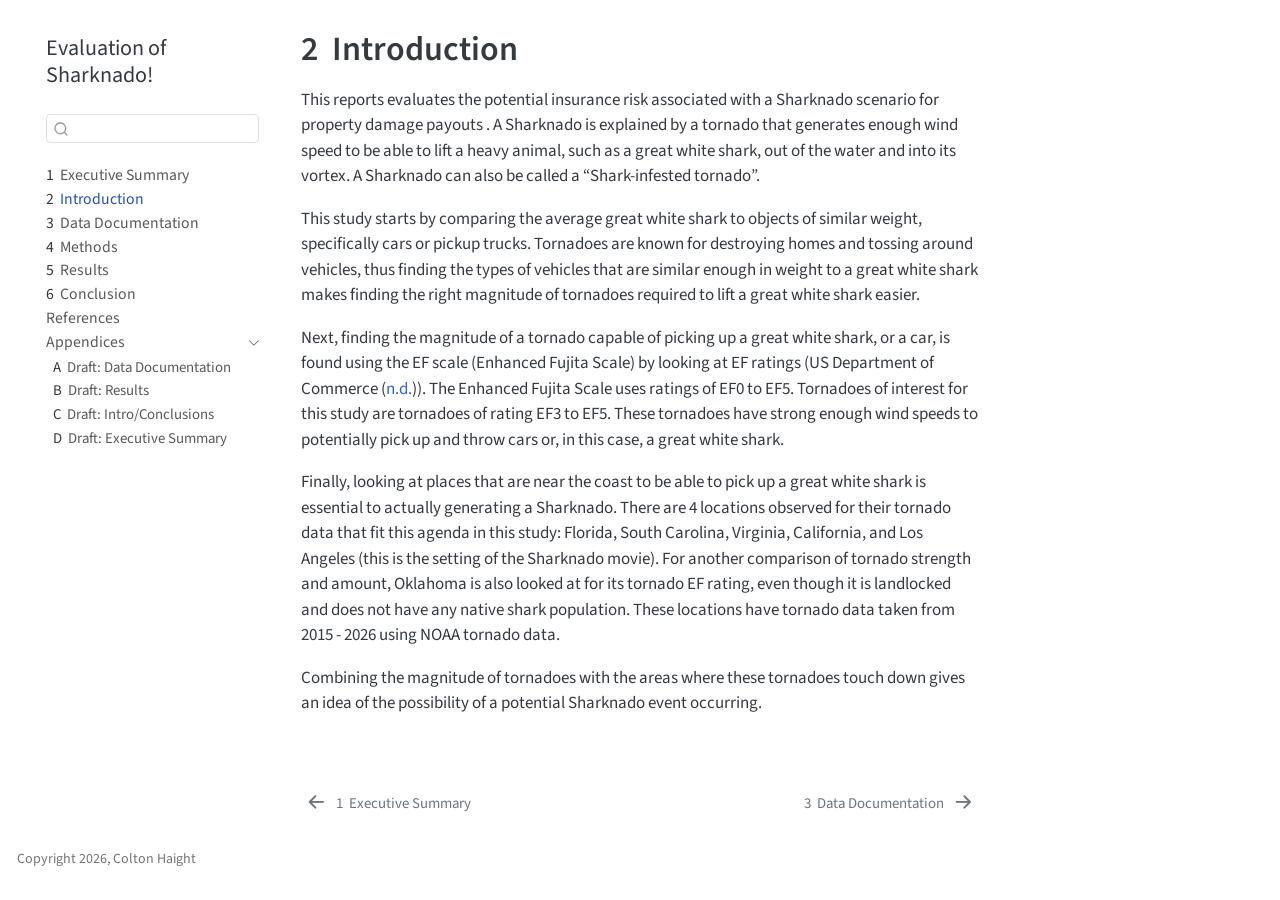
<file: docs/intro.html>
<!DOCTYPE html>
<html xmlns="http://www.w3.org/1999/xhtml" lang="en" xml:lang="en"><head>

<meta charset="utf-8">
<meta name="generator" content="quarto-1.6.32">

<meta name="viewport" content="width=device-width, initial-scale=1.0, user-scalable=yes">


<title>2&nbsp; Introduction – Evaluation of Sharknado!</title>
<style>
code{white-space: pre-wrap;}
span.smallcaps{font-variant: small-caps;}
div.columns{display: flex; gap: min(4vw, 1.5em);}
div.column{flex: auto; overflow-x: auto;}
div.hanging-indent{margin-left: 1.5em; text-indent: -1.5em;}
ul.task-list{list-style: none;}
ul.task-list li input[type="checkbox"] {
  width: 0.8em;
  margin: 0 0.8em 0.2em -1em; /* quarto-specific, see https://github.com/quarto-dev/quarto-cli/issues/4556 */ 
  vertical-align: middle;
}
/* CSS for citations */
div.csl-bib-body { }
div.csl-entry {
  clear: both;
  margin-bottom: 0em;
}
.hanging-indent div.csl-entry {
  margin-left:2em;
  text-indent:-2em;
}
div.csl-left-margin {
  min-width:2em;
  float:left;
}
div.csl-right-inline {
  margin-left:2em;
  padding-left:1em;
}
div.csl-indent {
  margin-left: 2em;
}</style>


<script src="site_libs/quarto-nav/quarto-nav.js"></script>
<script src="site_libs/quarto-nav/headroom.min.js"></script>
<script src="site_libs/clipboard/clipboard.min.js"></script>
<script src="site_libs/quarto-search/autocomplete.umd.js"></script>
<script src="site_libs/quarto-search/fuse.min.js"></script>
<script src="site_libs/quarto-search/quarto-search.js"></script>
<meta name="quarto:offset" content="./">
<link href="./data-doc.html" rel="next">
<link href="./index.html" rel="prev">
<script src="site_libs/quarto-html/quarto.js"></script>
<script src="site_libs/quarto-html/popper.min.js"></script>
<script src="site_libs/quarto-html/tippy.umd.min.js"></script>
<script src="site_libs/quarto-html/anchor.min.js"></script>
<link href="site_libs/quarto-html/tippy.css" rel="stylesheet">
<link href="site_libs/quarto-html/quarto-syntax-highlighting-2a04f3694134fdc0690229208924d33b.css" rel="stylesheet" id="quarto-text-highlighting-styles">
<script src="site_libs/bootstrap/bootstrap.min.js"></script>
<link href="site_libs/bootstrap/bootstrap-icons.css" rel="stylesheet">
<link href="site_libs/bootstrap/bootstrap-c5b9511470d41b6403a776d9533dfc9c.min.css" rel="stylesheet" append-hash="true" id="quarto-bootstrap" data-mode="light">
<script id="quarto-search-options" type="application/json">{
  "location": "sidebar",
  "copy-button": false,
  "collapse-after": 3,
  "panel-placement": "start",
  "type": "textbox",
  "limit": 50,
  "keyboard-shortcut": [
    "f",
    "/",
    "s"
  ],
  "show-item-context": false,
  "language": {
    "search-no-results-text": "No results",
    "search-matching-documents-text": "matching documents",
    "search-copy-link-title": "Copy link to search",
    "search-hide-matches-text": "Hide additional matches",
    "search-more-match-text": "more match in this document",
    "search-more-matches-text": "more matches in this document",
    "search-clear-button-title": "Clear",
    "search-text-placeholder": "",
    "search-detached-cancel-button-title": "Cancel",
    "search-submit-button-title": "Submit",
    "search-label": "Search"
  }
}</script>


</head>

<body class="nav-sidebar floating">

<div id="quarto-search-results"></div>
  <header id="quarto-header" class="headroom fixed-top">
  <nav class="quarto-secondary-nav">
    <div class="container-fluid d-flex">
      <button type="button" class="quarto-btn-toggle btn" data-bs-toggle="collapse" role="button" data-bs-target=".quarto-sidebar-collapse-item" aria-controls="quarto-sidebar" aria-expanded="false" aria-label="Toggle sidebar navigation" onclick="if (window.quartoToggleHeadroom) { window.quartoToggleHeadroom(); }">
        <i class="bi bi-layout-text-sidebar-reverse"></i>
      </button>
        <nav class="quarto-page-breadcrumbs" aria-label="breadcrumb"><ol class="breadcrumb"><li class="breadcrumb-item"><a href="./intro.html"><span class="chapter-number">2</span>&nbsp; <span class="chapter-title">Introduction</span></a></li></ol></nav>
        <a class="flex-grow-1" role="navigation" data-bs-toggle="collapse" data-bs-target=".quarto-sidebar-collapse-item" aria-controls="quarto-sidebar" aria-expanded="false" aria-label="Toggle sidebar navigation" onclick="if (window.quartoToggleHeadroom) { window.quartoToggleHeadroom(); }">      
        </a>
      <button type="button" class="btn quarto-search-button" aria-label="Search" onclick="window.quartoOpenSearch();">
        <i class="bi bi-search"></i>
      </button>
    </div>
  </nav>
</header>
<!-- content -->
<div id="quarto-content" class="quarto-container page-columns page-rows-contents page-layout-article">
<!-- sidebar -->
  <nav id="quarto-sidebar" class="sidebar collapse collapse-horizontal quarto-sidebar-collapse-item sidebar-navigation floating overflow-auto">
    <div class="pt-lg-2 mt-2 text-left sidebar-header">
    <div class="sidebar-title mb-0 py-0">
      <a href="./">Evaluation of Sharknado!</a> 
    </div>
      </div>
        <div class="mt-2 flex-shrink-0 align-items-center">
        <div class="sidebar-search">
        <div id="quarto-search" class="" title="Search"></div>
        </div>
        </div>
    <div class="sidebar-menu-container"> 
    <ul class="list-unstyled mt-1">
        <li class="sidebar-item">
  <div class="sidebar-item-container"> 
  <a href="./index.html" class="sidebar-item-text sidebar-link">
 <span class="menu-text"><span class="chapter-number">1</span>&nbsp; <span class="chapter-title">Executive Summary</span></span></a>
  </div>
</li>
        <li class="sidebar-item">
  <div class="sidebar-item-container"> 
  <a href="./intro.html" class="sidebar-item-text sidebar-link active">
 <span class="menu-text"><span class="chapter-number">2</span>&nbsp; <span class="chapter-title">Introduction</span></span></a>
  </div>
</li>
        <li class="sidebar-item">
  <div class="sidebar-item-container"> 
  <a href="./data-doc.html" class="sidebar-item-text sidebar-link">
 <span class="menu-text"><span class="chapter-number">3</span>&nbsp; <span class="chapter-title">Data Documentation</span></span></a>
  </div>
</li>
        <li class="sidebar-item">
  <div class="sidebar-item-container"> 
  <a href="./methods.html" class="sidebar-item-text sidebar-link">
 <span class="menu-text"><span class="chapter-number">4</span>&nbsp; <span class="chapter-title">Methods</span></span></a>
  </div>
</li>
        <li class="sidebar-item">
  <div class="sidebar-item-container"> 
  <a href="./results.html" class="sidebar-item-text sidebar-link">
 <span class="menu-text"><span class="chapter-number">5</span>&nbsp; <span class="chapter-title">Results</span></span></a>
  </div>
</li>
        <li class="sidebar-item">
  <div class="sidebar-item-container"> 
  <a href="./conclusion.html" class="sidebar-item-text sidebar-link">
 <span class="menu-text"><span class="chapter-number">6</span>&nbsp; <span class="chapter-title">Conclusion</span></span></a>
  </div>
</li>
        <li class="sidebar-item">
  <div class="sidebar-item-container"> 
  <a href="./references.html" class="sidebar-item-text sidebar-link">
 <span class="menu-text">References</span></a>
  </div>
</li>
        <li class="sidebar-item sidebar-item-section">
      <div class="sidebar-item-container"> 
            <a class="sidebar-item-text sidebar-link text-start" data-bs-toggle="collapse" data-bs-target="#quarto-sidebar-section-1" role="navigation" aria-expanded="true">
 <span class="menu-text">Appendices</span></a>
          <a class="sidebar-item-toggle text-start" data-bs-toggle="collapse" data-bs-target="#quarto-sidebar-section-1" role="navigation" aria-expanded="true" aria-label="Toggle section">
            <i class="bi bi-chevron-right ms-2"></i>
          </a> 
      </div>
      <ul id="quarto-sidebar-section-1" class="collapse list-unstyled sidebar-section depth1 show">  
          <li class="sidebar-item">
  <div class="sidebar-item-container"> 
  <a href="./draft-data-doc.html" class="sidebar-item-text sidebar-link">
 <span class="menu-text"><span class="chapter-number">A</span>&nbsp; <span class="chapter-title">Draft: Data Documentation</span></span></a>
  </div>
</li>
          <li class="sidebar-item">
  <div class="sidebar-item-container"> 
  <a href="./draft-results.html" class="sidebar-item-text sidebar-link">
 <span class="menu-text"><span class="chapter-number">B</span>&nbsp; <span class="chapter-title">Draft: Results</span></span></a>
  </div>
</li>
          <li class="sidebar-item">
  <div class="sidebar-item-container"> 
  <a href="./draft-intro-conclusions.html" class="sidebar-item-text sidebar-link">
 <span class="menu-text"><span class="chapter-number">C</span>&nbsp; <span class="chapter-title">Draft: Intro/Conclusions</span></span></a>
  </div>
</li>
          <li class="sidebar-item">
  <div class="sidebar-item-container"> 
  <a href="./draft-exec-summary.html" class="sidebar-item-text sidebar-link">
 <span class="menu-text"><span class="chapter-number">D</span>&nbsp; <span class="chapter-title">Draft: Executive Summary</span></span></a>
  </div>
</li>
      </ul>
  </li>
    </ul>
    </div>
</nav>
<div id="quarto-sidebar-glass" class="quarto-sidebar-collapse-item" data-bs-toggle="collapse" data-bs-target=".quarto-sidebar-collapse-item"></div>
<!-- margin-sidebar -->
    <div id="quarto-margin-sidebar" class="sidebar margin-sidebar zindex-bottom">
        
    </div>
<!-- main -->
<main class="content" id="quarto-document-content">

<header id="title-block-header" class="quarto-title-block default">
<div class="quarto-title">
<h1 class="title"><span class="chapter-number">2</span>&nbsp; <span class="chapter-title">Introduction</span></h1>
</div>



<div class="quarto-title-meta">

    
  
    
  </div>
  


</header>


<p>This reports evaluates the potential insurance risk associated with a Sharknado scenario for property damage payouts . A Sharknado is explained by a tornado that generates enough wind speed to be able to lift a heavy animal, such as a great white shark, out of the water and into its vortex. A Sharknado can also be called a “Shark-infested tornado”.</p>
<p>This study starts by comparing the average great white shark to objects of similar weight, specifically cars or pickup trucks. Tornadoes are known for destroying homes and tossing around vehicles, thus finding the types of vehicles that are similar enough in weight to a great white shark makes finding the right magnitude of tornadoes required to lift a great white shark easier.</p>
<p>Next, finding the magnitude of a tornado capable of picking up a great white shark, or a car, is found using the EF scale (Enhanced Fujita Scale) by looking at EF ratings (<span class="citation" data-cites="us_department_of_commerce_enhanced_nodate">US Department of Commerce (<a href="references.html#ref-us_department_of_commerce_enhanced_nodate" role="doc-biblioref">n.d.</a>)</span>). The Enhanced Fujita Scale uses ratings of EF0 to EF5. Tornadoes of interest for this study are tornadoes of rating EF3 to EF5. These tornadoes have strong enough wind speeds to potentially pick up and throw cars or, in this case, a great white shark.</p>
<p>Finally, looking at places that are near the coast to be able to pick up a great white shark is essential to actually generating a Sharknado. There are 4 locations observed for their tornado data that fit this agenda in this study: Florida, South Carolina, Virginia, California, and Los Angeles (this is the setting of the Sharknado movie). For another comparison of tornado strength and amount, Oklahoma is also looked at for its tornado EF rating, even though it is landlocked and does not have any native shark population. These locations have tornado data taken from 2015 - 2026 using NOAA tornado data.</p>
<p>Combining the magnitude of tornadoes with the areas where these tornadoes touch down gives an idea of the possibility of a potential Sharknado event occurring.</p>


<div id="refs" class="references csl-bib-body hanging-indent" data-entry-spacing="0" role="list" style="display: none">
<div id="ref-us_department_of_commerce_enhanced_nodate" class="csl-entry" role="listitem">
US Department of Commerce, NOAA. n.d. <span>“The Enhanced Fujita Scale (<span>EF</span> Scale).”</span> <span>NOAA</span>’s National Weather Service. Accessed March 11, 2026. <a href="https://www.weather.gov/oun/efscale">https://www.weather.gov/oun/efscale</a>.
</div>
</div>

</main> <!-- /main -->
<script id="quarto-html-after-body" type="application/javascript">
window.document.addEventListener("DOMContentLoaded", function (event) {
  const toggleBodyColorMode = (bsSheetEl) => {
    const mode = bsSheetEl.getAttribute("data-mode");
    const bodyEl = window.document.querySelector("body");
    if (mode === "dark") {
      bodyEl.classList.add("quarto-dark");
      bodyEl.classList.remove("quarto-light");
    } else {
      bodyEl.classList.add("quarto-light");
      bodyEl.classList.remove("quarto-dark");
    }
  }
  const toggleBodyColorPrimary = () => {
    const bsSheetEl = window.document.querySelector("link#quarto-bootstrap");
    if (bsSheetEl) {
      toggleBodyColorMode(bsSheetEl);
    }
  }
  toggleBodyColorPrimary();  
  const icon = "";
  const anchorJS = new window.AnchorJS();
  anchorJS.options = {
    placement: 'right',
    icon: icon
  };
  anchorJS.add('.anchored');
  const isCodeAnnotation = (el) => {
    for (const clz of el.classList) {
      if (clz.startsWith('code-annotation-')) {                     
        return true;
      }
    }
    return false;
  }
  const onCopySuccess = function(e) {
    // button target
    const button = e.trigger;
    // don't keep focus
    button.blur();
    // flash "checked"
    button.classList.add('code-copy-button-checked');
    var currentTitle = button.getAttribute("title");
    button.setAttribute("title", "Copied!");
    let tooltip;
    if (window.bootstrap) {
      button.setAttribute("data-bs-toggle", "tooltip");
      button.setAttribute("data-bs-placement", "left");
      button.setAttribute("data-bs-title", "Copied!");
      tooltip = new bootstrap.Tooltip(button, 
        { trigger: "manual", 
          customClass: "code-copy-button-tooltip",
          offset: [0, -8]});
      tooltip.show();    
    }
    setTimeout(function() {
      if (tooltip) {
        tooltip.hide();
        button.removeAttribute("data-bs-title");
        button.removeAttribute("data-bs-toggle");
        button.removeAttribute("data-bs-placement");
      }
      button.setAttribute("title", currentTitle);
      button.classList.remove('code-copy-button-checked');
    }, 1000);
    // clear code selection
    e.clearSelection();
  }
  const getTextToCopy = function(trigger) {
      const codeEl = trigger.previousElementSibling.cloneNode(true);
      for (const childEl of codeEl.children) {
        if (isCodeAnnotation(childEl)) {
          childEl.remove();
        }
      }
      return codeEl.innerText;
  }
  const clipboard = new window.ClipboardJS('.code-copy-button:not([data-in-quarto-modal])', {
    text: getTextToCopy
  });
  clipboard.on('success', onCopySuccess);
  if (window.document.getElementById('quarto-embedded-source-code-modal')) {
    // For code content inside modals, clipBoardJS needs to be initialized with a container option
    // TODO: Check when it could be a function (https://github.com/zenorocha/clipboard.js/issues/860)
    const clipboardModal = new window.ClipboardJS('.code-copy-button[data-in-quarto-modal]', {
      text: getTextToCopy,
      container: window.document.getElementById('quarto-embedded-source-code-modal')
    });
    clipboardModal.on('success', onCopySuccess);
  }
    var localhostRegex = new RegExp(/^(?:http|https):\/\/localhost\:?[0-9]*\//);
    var mailtoRegex = new RegExp(/^mailto:/);
      var filterRegex = new RegExp('/' + window.location.host + '/');
    var isInternal = (href) => {
        return filterRegex.test(href) || localhostRegex.test(href) || mailtoRegex.test(href);
    }
    // Inspect non-navigation links and adorn them if external
 	var links = window.document.querySelectorAll('a[href]:not(.nav-link):not(.navbar-brand):not(.toc-action):not(.sidebar-link):not(.sidebar-item-toggle):not(.pagination-link):not(.no-external):not([aria-hidden]):not(.dropdown-item):not(.quarto-navigation-tool):not(.about-link)');
    for (var i=0; i<links.length; i++) {
      const link = links[i];
      if (!isInternal(link.href)) {
        // undo the damage that might have been done by quarto-nav.js in the case of
        // links that we want to consider external
        if (link.dataset.originalHref !== undefined) {
          link.href = link.dataset.originalHref;
        }
      }
    }
  function tippyHover(el, contentFn, onTriggerFn, onUntriggerFn) {
    const config = {
      allowHTML: true,
      maxWidth: 500,
      delay: 100,
      arrow: false,
      appendTo: function(el) {
          return el.parentElement;
      },
      interactive: true,
      interactiveBorder: 10,
      theme: 'quarto',
      placement: 'bottom-start',
    };
    if (contentFn) {
      config.content = contentFn;
    }
    if (onTriggerFn) {
      config.onTrigger = onTriggerFn;
    }
    if (onUntriggerFn) {
      config.onUntrigger = onUntriggerFn;
    }
    window.tippy(el, config); 
  }
  const noterefs = window.document.querySelectorAll('a[role="doc-noteref"]');
  for (var i=0; i<noterefs.length; i++) {
    const ref = noterefs[i];
    tippyHover(ref, function() {
      // use id or data attribute instead here
      let href = ref.getAttribute('data-footnote-href') || ref.getAttribute('href');
      try { href = new URL(href).hash; } catch {}
      const id = href.replace(/^#\/?/, "");
      const note = window.document.getElementById(id);
      if (note) {
        return note.innerHTML;
      } else {
        return "";
      }
    });
  }
  const xrefs = window.document.querySelectorAll('a.quarto-xref');
  const processXRef = (id, note) => {
    // Strip column container classes
    const stripColumnClz = (el) => {
      el.classList.remove("page-full", "page-columns");
      if (el.children) {
        for (const child of el.children) {
          stripColumnClz(child);
        }
      }
    }
    stripColumnClz(note)
    if (id === null || id.startsWith('sec-')) {
      // Special case sections, only their first couple elements
      const container = document.createElement("div");
      if (note.children && note.children.length > 2) {
        container.appendChild(note.children[0].cloneNode(true));
        for (let i = 1; i < note.children.length; i++) {
          const child = note.children[i];
          if (child.tagName === "P" && child.innerText === "") {
            continue;
          } else {
            container.appendChild(child.cloneNode(true));
            break;
          }
        }
        if (window.Quarto?.typesetMath) {
          window.Quarto.typesetMath(container);
        }
        return container.innerHTML
      } else {
        if (window.Quarto?.typesetMath) {
          window.Quarto.typesetMath(note);
        }
        return note.innerHTML;
      }
    } else {
      // Remove any anchor links if they are present
      const anchorLink = note.querySelector('a.anchorjs-link');
      if (anchorLink) {
        anchorLink.remove();
      }
      if (window.Quarto?.typesetMath) {
        window.Quarto.typesetMath(note);
      }
      // TODO in 1.5, we should make sure this works without a callout special case
      if (note.classList.contains("callout")) {
        return note.outerHTML;
      } else {
        return note.innerHTML;
      }
    }
  }
  for (var i=0; i<xrefs.length; i++) {
    const xref = xrefs[i];
    tippyHover(xref, undefined, function(instance) {
      instance.disable();
      let url = xref.getAttribute('href');
      let hash = undefined; 
      if (url.startsWith('#')) {
        hash = url;
      } else {
        try { hash = new URL(url).hash; } catch {}
      }
      if (hash) {
        const id = hash.replace(/^#\/?/, "");
        const note = window.document.getElementById(id);
        if (note !== null) {
          try {
            const html = processXRef(id, note.cloneNode(true));
            instance.setContent(html);
          } finally {
            instance.enable();
            instance.show();
          }
        } else {
          // See if we can fetch this
          fetch(url.split('#')[0])
          .then(res => res.text())
          .then(html => {
            const parser = new DOMParser();
            const htmlDoc = parser.parseFromString(html, "text/html");
            const note = htmlDoc.getElementById(id);
            if (note !== null) {
              const html = processXRef(id, note);
              instance.setContent(html);
            } 
          }).finally(() => {
            instance.enable();
            instance.show();
          });
        }
      } else {
        // See if we can fetch a full url (with no hash to target)
        // This is a special case and we should probably do some content thinning / targeting
        fetch(url)
        .then(res => res.text())
        .then(html => {
          const parser = new DOMParser();
          const htmlDoc = parser.parseFromString(html, "text/html");
          const note = htmlDoc.querySelector('main.content');
          if (note !== null) {
            // This should only happen for chapter cross references
            // (since there is no id in the URL)
            // remove the first header
            if (note.children.length > 0 && note.children[0].tagName === "HEADER") {
              note.children[0].remove();
            }
            const html = processXRef(null, note);
            instance.setContent(html);
          } 
        }).finally(() => {
          instance.enable();
          instance.show();
        });
      }
    }, function(instance) {
    });
  }
      let selectedAnnoteEl;
      const selectorForAnnotation = ( cell, annotation) => {
        let cellAttr = 'data-code-cell="' + cell + '"';
        let lineAttr = 'data-code-annotation="' +  annotation + '"';
        const selector = 'span[' + cellAttr + '][' + lineAttr + ']';
        return selector;
      }
      const selectCodeLines = (annoteEl) => {
        const doc = window.document;
        const targetCell = annoteEl.getAttribute("data-target-cell");
        const targetAnnotation = annoteEl.getAttribute("data-target-annotation");
        const annoteSpan = window.document.querySelector(selectorForAnnotation(targetCell, targetAnnotation));
        const lines = annoteSpan.getAttribute("data-code-lines").split(",");
        const lineIds = lines.map((line) => {
          return targetCell + "-" + line;
        })
        let top = null;
        let height = null;
        let parent = null;
        if (lineIds.length > 0) {
            //compute the position of the single el (top and bottom and make a div)
            const el = window.document.getElementById(lineIds[0]);
            top = el.offsetTop;
            height = el.offsetHeight;
            parent = el.parentElement.parentElement;
          if (lineIds.length > 1) {
            const lastEl = window.document.getElementById(lineIds[lineIds.length - 1]);
            const bottom = lastEl.offsetTop + lastEl.offsetHeight;
            height = bottom - top;
          }
          if (top !== null && height !== null && parent !== null) {
            // cook up a div (if necessary) and position it 
            let div = window.document.getElementById("code-annotation-line-highlight");
            if (div === null) {
              div = window.document.createElement("div");
              div.setAttribute("id", "code-annotation-line-highlight");
              div.style.position = 'absolute';
              parent.appendChild(div);
            }
            div.style.top = top - 2 + "px";
            div.style.height = height + 4 + "px";
            div.style.left = 0;
            let gutterDiv = window.document.getElementById("code-annotation-line-highlight-gutter");
            if (gutterDiv === null) {
              gutterDiv = window.document.createElement("div");
              gutterDiv.setAttribute("id", "code-annotation-line-highlight-gutter");
              gutterDiv.style.position = 'absolute';
              const codeCell = window.document.getElementById(targetCell);
              const gutter = codeCell.querySelector('.code-annotation-gutter');
              gutter.appendChild(gutterDiv);
            }
            gutterDiv.style.top = top - 2 + "px";
            gutterDiv.style.height = height + 4 + "px";
          }
          selectedAnnoteEl = annoteEl;
        }
      };
      const unselectCodeLines = () => {
        const elementsIds = ["code-annotation-line-highlight", "code-annotation-line-highlight-gutter"];
        elementsIds.forEach((elId) => {
          const div = window.document.getElementById(elId);
          if (div) {
            div.remove();
          }
        });
        selectedAnnoteEl = undefined;
      };
        // Handle positioning of the toggle
    window.addEventListener(
      "resize",
      throttle(() => {
        elRect = undefined;
        if (selectedAnnoteEl) {
          selectCodeLines(selectedAnnoteEl);
        }
      }, 10)
    );
    function throttle(fn, ms) {
    let throttle = false;
    let timer;
      return (...args) => {
        if(!throttle) { // first call gets through
            fn.apply(this, args);
            throttle = true;
        } else { // all the others get throttled
            if(timer) clearTimeout(timer); // cancel #2
            timer = setTimeout(() => {
              fn.apply(this, args);
              timer = throttle = false;
            }, ms);
        }
      };
    }
      // Attach click handler to the DT
      const annoteDls = window.document.querySelectorAll('dt[data-target-cell]');
      for (const annoteDlNode of annoteDls) {
        annoteDlNode.addEventListener('click', (event) => {
          const clickedEl = event.target;
          if (clickedEl !== selectedAnnoteEl) {
            unselectCodeLines();
            const activeEl = window.document.querySelector('dt[data-target-cell].code-annotation-active');
            if (activeEl) {
              activeEl.classList.remove('code-annotation-active');
            }
            selectCodeLines(clickedEl);
            clickedEl.classList.add('code-annotation-active');
          } else {
            // Unselect the line
            unselectCodeLines();
            clickedEl.classList.remove('code-annotation-active');
          }
        });
      }
  const findCites = (el) => {
    const parentEl = el.parentElement;
    if (parentEl) {
      const cites = parentEl.dataset.cites;
      if (cites) {
        return {
          el,
          cites: cites.split(' ')
        };
      } else {
        return findCites(el.parentElement)
      }
    } else {
      return undefined;
    }
  };
  var bibliorefs = window.document.querySelectorAll('a[role="doc-biblioref"]');
  for (var i=0; i<bibliorefs.length; i++) {
    const ref = bibliorefs[i];
    const citeInfo = findCites(ref);
    if (citeInfo) {
      tippyHover(citeInfo.el, function() {
        var popup = window.document.createElement('div');
        citeInfo.cites.forEach(function(cite) {
          var citeDiv = window.document.createElement('div');
          citeDiv.classList.add('hanging-indent');
          citeDiv.classList.add('csl-entry');
          var biblioDiv = window.document.getElementById('ref-' + cite);
          if (biblioDiv) {
            citeDiv.innerHTML = biblioDiv.innerHTML;
          }
          popup.appendChild(citeDiv);
        });
        return popup.innerHTML;
      });
    }
  }
});
</script>
<nav class="page-navigation">
  <div class="nav-page nav-page-previous">
      <a href="./index.html" class="pagination-link" aria-label="Executive Summary">
        <i class="bi bi-arrow-left-short"></i> <span class="nav-page-text"><span class="chapter-number">1</span>&nbsp; <span class="chapter-title">Executive Summary</span></span>
      </a>          
  </div>
  <div class="nav-page nav-page-next">
      <a href="./data-doc.html" class="pagination-link" aria-label="Data Documentation">
        <span class="nav-page-text"><span class="chapter-number">3</span>&nbsp; <span class="chapter-title">Data Documentation</span></span> <i class="bi bi-arrow-right-short"></i>
      </a>
  </div>
</nav>
</div> <!-- /content -->
<footer class="footer">
  <div class="nav-footer">
    <div class="nav-footer-left">
<p>Copyright 2026, Colton Haight</p>
</div>   
    <div class="nav-footer-center">
      &nbsp;
    </div>
    <div class="nav-footer-right">
      &nbsp;
    </div>
  </div>
</footer>




</body></html>
</file>
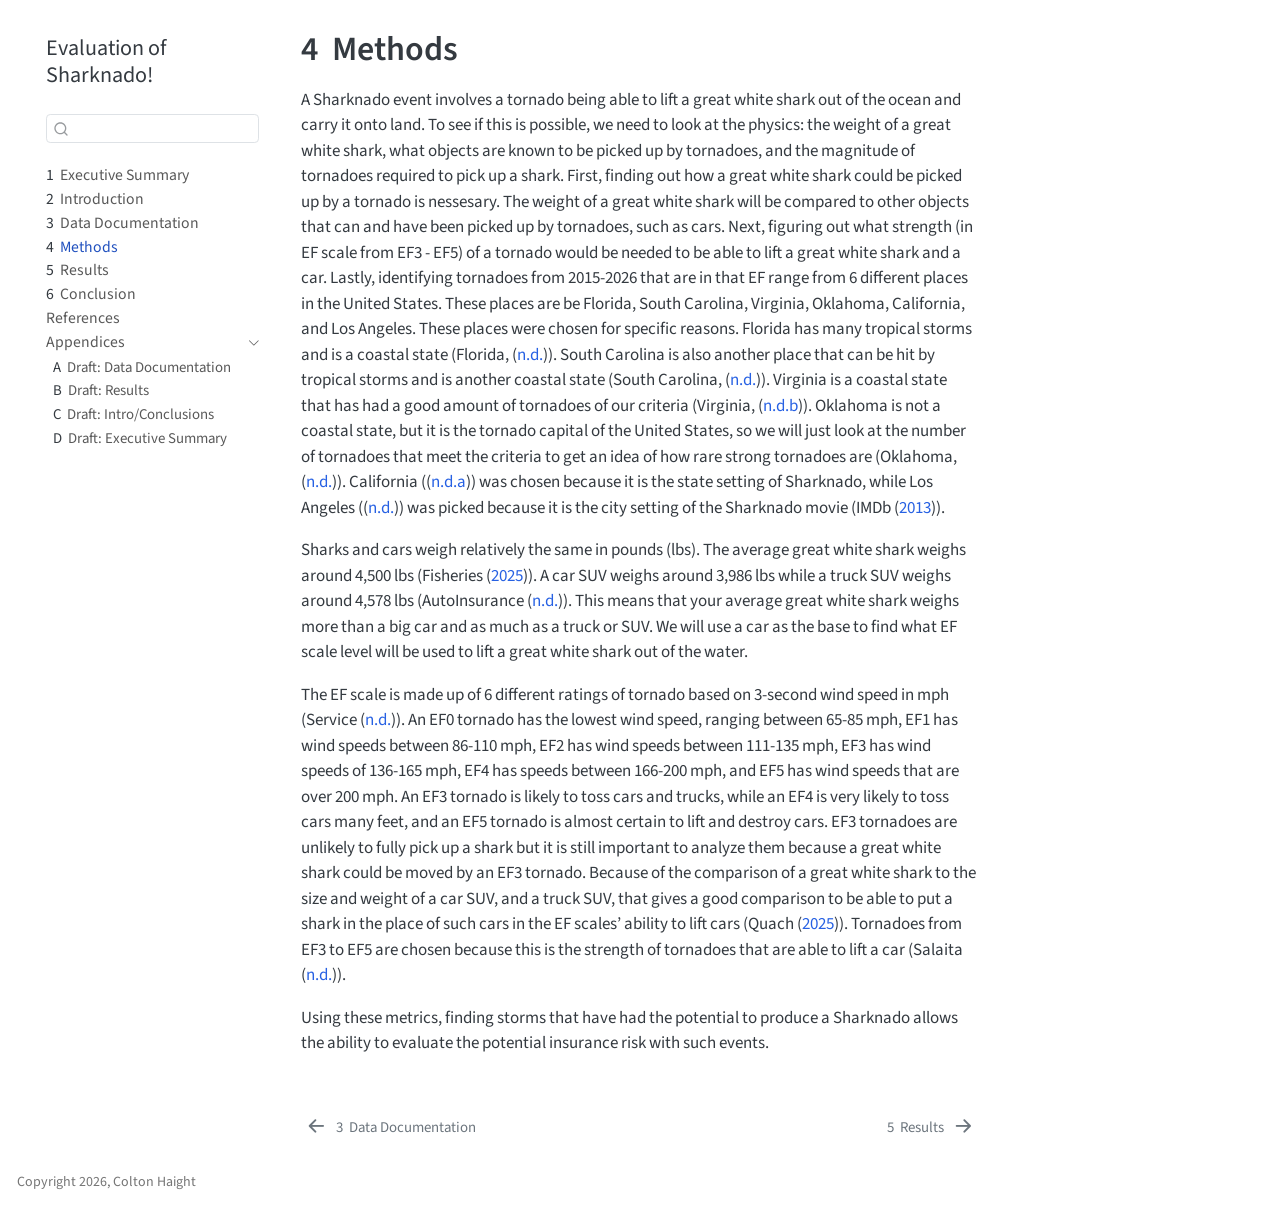
<file: docs/methods.html>
<!DOCTYPE html>
<html xmlns="http://www.w3.org/1999/xhtml" lang="en" xml:lang="en"><head>

<meta charset="utf-8">
<meta name="generator" content="quarto-1.6.32">

<meta name="viewport" content="width=device-width, initial-scale=1.0, user-scalable=yes">


<title>4&nbsp; Methods – Evaluation of Sharknado!</title>
<style>
code{white-space: pre-wrap;}
span.smallcaps{font-variant: small-caps;}
div.columns{display: flex; gap: min(4vw, 1.5em);}
div.column{flex: auto; overflow-x: auto;}
div.hanging-indent{margin-left: 1.5em; text-indent: -1.5em;}
ul.task-list{list-style: none;}
ul.task-list li input[type="checkbox"] {
  width: 0.8em;
  margin: 0 0.8em 0.2em -1em; /* quarto-specific, see https://github.com/quarto-dev/quarto-cli/issues/4556 */ 
  vertical-align: middle;
}
/* CSS for citations */
div.csl-bib-body { }
div.csl-entry {
  clear: both;
  margin-bottom: 0em;
}
.hanging-indent div.csl-entry {
  margin-left:2em;
  text-indent:-2em;
}
div.csl-left-margin {
  min-width:2em;
  float:left;
}
div.csl-right-inline {
  margin-left:2em;
  padding-left:1em;
}
div.csl-indent {
  margin-left: 2em;
}</style>


<script src="site_libs/quarto-nav/quarto-nav.js"></script>
<script src="site_libs/quarto-nav/headroom.min.js"></script>
<script src="site_libs/clipboard/clipboard.min.js"></script>
<script src="site_libs/quarto-search/autocomplete.umd.js"></script>
<script src="site_libs/quarto-search/fuse.min.js"></script>
<script src="site_libs/quarto-search/quarto-search.js"></script>
<meta name="quarto:offset" content="./">
<link href="./results.html" rel="next">
<link href="./data-doc.html" rel="prev">
<script src="site_libs/quarto-html/quarto.js"></script>
<script src="site_libs/quarto-html/popper.min.js"></script>
<script src="site_libs/quarto-html/tippy.umd.min.js"></script>
<script src="site_libs/quarto-html/anchor.min.js"></script>
<link href="site_libs/quarto-html/tippy.css" rel="stylesheet">
<link href="site_libs/quarto-html/quarto-syntax-highlighting-2a04f3694134fdc0690229208924d33b.css" rel="stylesheet" id="quarto-text-highlighting-styles">
<script src="site_libs/bootstrap/bootstrap.min.js"></script>
<link href="site_libs/bootstrap/bootstrap-icons.css" rel="stylesheet">
<link href="site_libs/bootstrap/bootstrap-c5b9511470d41b6403a776d9533dfc9c.min.css" rel="stylesheet" append-hash="true" id="quarto-bootstrap" data-mode="light">
<script id="quarto-search-options" type="application/json">{
  "location": "sidebar",
  "copy-button": false,
  "collapse-after": 3,
  "panel-placement": "start",
  "type": "textbox",
  "limit": 50,
  "keyboard-shortcut": [
    "f",
    "/",
    "s"
  ],
  "show-item-context": false,
  "language": {
    "search-no-results-text": "No results",
    "search-matching-documents-text": "matching documents",
    "search-copy-link-title": "Copy link to search",
    "search-hide-matches-text": "Hide additional matches",
    "search-more-match-text": "more match in this document",
    "search-more-matches-text": "more matches in this document",
    "search-clear-button-title": "Clear",
    "search-text-placeholder": "",
    "search-detached-cancel-button-title": "Cancel",
    "search-submit-button-title": "Submit",
    "search-label": "Search"
  }
}</script>


</head>

<body class="nav-sidebar floating">

<div id="quarto-search-results"></div>
  <header id="quarto-header" class="headroom fixed-top">
  <nav class="quarto-secondary-nav">
    <div class="container-fluid d-flex">
      <button type="button" class="quarto-btn-toggle btn" data-bs-toggle="collapse" role="button" data-bs-target=".quarto-sidebar-collapse-item" aria-controls="quarto-sidebar" aria-expanded="false" aria-label="Toggle sidebar navigation" onclick="if (window.quartoToggleHeadroom) { window.quartoToggleHeadroom(); }">
        <i class="bi bi-layout-text-sidebar-reverse"></i>
      </button>
        <nav class="quarto-page-breadcrumbs" aria-label="breadcrumb"><ol class="breadcrumb"><li class="breadcrumb-item"><a href="./methods.html"><span class="chapter-number">4</span>&nbsp; <span class="chapter-title">Methods</span></a></li></ol></nav>
        <a class="flex-grow-1" role="navigation" data-bs-toggle="collapse" data-bs-target=".quarto-sidebar-collapse-item" aria-controls="quarto-sidebar" aria-expanded="false" aria-label="Toggle sidebar navigation" onclick="if (window.quartoToggleHeadroom) { window.quartoToggleHeadroom(); }">      
        </a>
      <button type="button" class="btn quarto-search-button" aria-label="Search" onclick="window.quartoOpenSearch();">
        <i class="bi bi-search"></i>
      </button>
    </div>
  </nav>
</header>
<!-- content -->
<div id="quarto-content" class="quarto-container page-columns page-rows-contents page-layout-article">
<!-- sidebar -->
  <nav id="quarto-sidebar" class="sidebar collapse collapse-horizontal quarto-sidebar-collapse-item sidebar-navigation floating overflow-auto">
    <div class="pt-lg-2 mt-2 text-left sidebar-header">
    <div class="sidebar-title mb-0 py-0">
      <a href="./">Evaluation of Sharknado!</a> 
    </div>
      </div>
        <div class="mt-2 flex-shrink-0 align-items-center">
        <div class="sidebar-search">
        <div id="quarto-search" class="" title="Search"></div>
        </div>
        </div>
    <div class="sidebar-menu-container"> 
    <ul class="list-unstyled mt-1">
        <li class="sidebar-item">
  <div class="sidebar-item-container"> 
  <a href="./index.html" class="sidebar-item-text sidebar-link">
 <span class="menu-text"><span class="chapter-number">1</span>&nbsp; <span class="chapter-title">Executive Summary</span></span></a>
  </div>
</li>
        <li class="sidebar-item">
  <div class="sidebar-item-container"> 
  <a href="./intro.html" class="sidebar-item-text sidebar-link">
 <span class="menu-text"><span class="chapter-number">2</span>&nbsp; <span class="chapter-title">Introduction</span></span></a>
  </div>
</li>
        <li class="sidebar-item">
  <div class="sidebar-item-container"> 
  <a href="./data-doc.html" class="sidebar-item-text sidebar-link">
 <span class="menu-text"><span class="chapter-number">3</span>&nbsp; <span class="chapter-title">Data Documentation</span></span></a>
  </div>
</li>
        <li class="sidebar-item">
  <div class="sidebar-item-container"> 
  <a href="./methods.html" class="sidebar-item-text sidebar-link active">
 <span class="menu-text"><span class="chapter-number">4</span>&nbsp; <span class="chapter-title">Methods</span></span></a>
  </div>
</li>
        <li class="sidebar-item">
  <div class="sidebar-item-container"> 
  <a href="./results.html" class="sidebar-item-text sidebar-link">
 <span class="menu-text"><span class="chapter-number">5</span>&nbsp; <span class="chapter-title">Results</span></span></a>
  </div>
</li>
        <li class="sidebar-item">
  <div class="sidebar-item-container"> 
  <a href="./conclusion.html" class="sidebar-item-text sidebar-link">
 <span class="menu-text"><span class="chapter-number">6</span>&nbsp; <span class="chapter-title">Conclusion</span></span></a>
  </div>
</li>
        <li class="sidebar-item">
  <div class="sidebar-item-container"> 
  <a href="./references.html" class="sidebar-item-text sidebar-link">
 <span class="menu-text">References</span></a>
  </div>
</li>
        <li class="sidebar-item sidebar-item-section">
      <div class="sidebar-item-container"> 
            <a class="sidebar-item-text sidebar-link text-start" data-bs-toggle="collapse" data-bs-target="#quarto-sidebar-section-1" role="navigation" aria-expanded="true">
 <span class="menu-text">Appendices</span></a>
          <a class="sidebar-item-toggle text-start" data-bs-toggle="collapse" data-bs-target="#quarto-sidebar-section-1" role="navigation" aria-expanded="true" aria-label="Toggle section">
            <i class="bi bi-chevron-right ms-2"></i>
          </a> 
      </div>
      <ul id="quarto-sidebar-section-1" class="collapse list-unstyled sidebar-section depth1 show">  
          <li class="sidebar-item">
  <div class="sidebar-item-container"> 
  <a href="./draft-data-doc.html" class="sidebar-item-text sidebar-link">
 <span class="menu-text"><span class="chapter-number">A</span>&nbsp; <span class="chapter-title">Draft: Data Documentation</span></span></a>
  </div>
</li>
          <li class="sidebar-item">
  <div class="sidebar-item-container"> 
  <a href="./draft-results.html" class="sidebar-item-text sidebar-link">
 <span class="menu-text"><span class="chapter-number">B</span>&nbsp; <span class="chapter-title">Draft: Results</span></span></a>
  </div>
</li>
          <li class="sidebar-item">
  <div class="sidebar-item-container"> 
  <a href="./draft-intro-conclusions.html" class="sidebar-item-text sidebar-link">
 <span class="menu-text"><span class="chapter-number">C</span>&nbsp; <span class="chapter-title">Draft: Intro/Conclusions</span></span></a>
  </div>
</li>
          <li class="sidebar-item">
  <div class="sidebar-item-container"> 
  <a href="./draft-exec-summary.html" class="sidebar-item-text sidebar-link">
 <span class="menu-text"><span class="chapter-number">D</span>&nbsp; <span class="chapter-title">Draft: Executive Summary</span></span></a>
  </div>
</li>
      </ul>
  </li>
    </ul>
    </div>
</nav>
<div id="quarto-sidebar-glass" class="quarto-sidebar-collapse-item" data-bs-toggle="collapse" data-bs-target=".quarto-sidebar-collapse-item"></div>
<!-- margin-sidebar -->
    <div id="quarto-margin-sidebar" class="sidebar margin-sidebar zindex-bottom">
        
    </div>
<!-- main -->
<main class="content" id="quarto-document-content">

<header id="title-block-header" class="quarto-title-block default">
<div class="quarto-title">
<h1 class="title"><span class="chapter-number">4</span>&nbsp; <span class="chapter-title">Methods</span></h1>
</div>



<div class="quarto-title-meta">

    
  
    
  </div>
  


</header>


<p>A Sharknado event involves a tornado being able to lift a great white shark out of the ocean and carry it onto land. To see if this is possible, we need to look at the physics: the weight of a great white shark, what objects are known to be picked up by tornadoes, and the magnitude of tornadoes required to pick up a shark. First, finding out how a great white shark could be picked up by a tornado is nessesary. The weight of a great white shark will be compared to other objects that can and have been picked up by tornadoes, such as cars. Next, figuring out what strength (in EF scale from EF3 - EF5) of a tornado would be needed to be able to lift a great white shark and a car. Lastly, identifying tornadoes from 2015-2026 that are in that EF range from 6 different places in the United States. These places are be Florida, South Carolina, Virginia, Oklahoma, California, and Los Angeles. These places were chosen for specific reasons. Florida has many tropical storms and is a coastal state (Florida, <span class="citation" data-cites="StormEventsDatabaseFL">(<a href="references.html#ref-StormEventsDatabaseFL" role="doc-biblioref">n.d.</a>)</span>). South Carolina is also another place that can be hit by tropical storms and is another coastal state (South Carolina, <span class="citation" data-cites="StormEventsDatabaseSC">(<a href="references.html#ref-StormEventsDatabaseSC" role="doc-biblioref">n.d.</a>)</span>). Virginia is a coastal state that has had a good amount of tornadoes of our criteria (Virginia, <span class="citation" data-cites="StormEventsDatabaseVA">(<a href="references.html#ref-StormEventsDatabaseVA" role="doc-biblioref">n.d.b</a>)</span>). Oklahoma is not a coastal state, but it is the tornado capital of the United States, so we will just look at the number of tornadoes that meet the criteria to get an idea of how rare strong tornadoes are (Oklahoma, <span class="citation" data-cites="StormEventsDatabaseOK">(<a href="references.html#ref-StormEventsDatabaseOK" role="doc-biblioref">n.d.</a>)</span>). California (<span class="citation" data-cites="StormEventsDatabaseCA">(<a href="references.html#ref-StormEventsDatabaseCA" role="doc-biblioref">n.d.a</a>)</span>) was chosen because it is the state setting of Sharknado, while Los Angeles (<span class="citation" data-cites="StormEventsDatabaseLA">(<a href="references.html#ref-StormEventsDatabaseLA" role="doc-biblioref">n.d.</a>)</span>) was picked because it is the city setting of the Sharknado movie (<span class="citation" data-cites="SharknadoTVMovie">IMDb (<a href="references.html#ref-SharknadoTVMovie" role="doc-biblioref">2013</a>)</span>).</p>
<p>Sharks and cars weigh relatively the same in pounds (lbs). The average great white shark weighs around 4,500 lbs (<span class="citation" data-cites="fisheries_white_2025">Fisheries (<a href="references.html#ref-fisheries_white_2025" role="doc-biblioref">2025</a>)</span>). A car SUV weighs around 3,986 lbs while a truck SUV weighs around 4,578 lbs (<span class="citation" data-cites="noauthor_how_nodate">AutoInsurance (<a href="references.html#ref-noauthor_how_nodate" role="doc-biblioref">n.d.</a>)</span>). This means that your average great white shark weighs more than a big car and as much as a truck or SUV. We will use a car as the base to find what EF scale level will be used to lift a great white shark out of the water.</p>
<p>The EF scale is made up of 6 different ratings of tornado based on 3-second wind speed in mph (<span class="citation" data-cites="us_department_of_commerce_enhanced_nodate">Service (<a href="references.html#ref-us_department_of_commerce_enhanced_nodate" role="doc-biblioref">n.d.</a>)</span>). An EF0 tornado has the lowest wind speed, ranging between 65-85 mph, EF1 has wind speeds between 86-110 mph, EF2 has wind speeds between 111-135 mph, EF3 has wind speeds of 136-165 mph, EF4 has speeds between 166-200 mph, and EF5 has wind speeds that are over 200 mph. An EF3 tornado is likely to toss cars and trucks, while an EF4 is very likely to toss cars many feet, and an EF5 tornado is almost certain to lift and destroy cars. EF3 tornadoes are unlikely to fully pick up a shark but it is still important to analyze them because a great white shark could be moved by an EF3 tornado. Because of the comparison of a great white shark to the size and weight of a car SUV, and a truck SUV, that gives a good comparison to be able to put a shark in the place of such cars in the EF scales’ ability to lift cars (<span class="citation" data-cites="quach_can_2025">Quach (<a href="references.html#ref-quach_can_2025" role="doc-biblioref">2025</a>)</span>). Tornadoes from EF3 to EF5 are chosen because this is the strength of tornadoes that are able to lift a car (<span class="citation" data-cites="salaita_how_nodate">Salaita (<a href="references.html#ref-salaita_how_nodate" role="doc-biblioref">n.d.</a>)</span>).</p>
<p>Using these metrics, finding storms that have had the potential to produce a Sharknado allows the ability to evaluate the potential insurance risk with such events.</p>


<div id="refs" class="references csl-bib-body hanging-indent" data-entry-spacing="0" role="list" style="display: none">
<div id="ref-noauthor_how_nodate" class="csl-entry" role="listitem">
AutoInsurance. n.d. <span>“How Much Does the Average Car Weigh? <span>AutoInsurance</span>.com.”</span> Accessed March 9, 2026. <a href="https://www.autoinsurance.com/guide/average-car-weight/">https://www.autoinsurance.com/guide/average-car-weight/</a>.
</div>
<div id="ref-fisheries_white_2025" class="csl-entry" role="listitem">
Fisheries, NOAA. 2025. <span>“White Shark <span></span> <span>NOAA</span> Fisheries. <span>NOAA</span>.”</span> February 19, 2025. <a href="https://www.fisheries.noaa.gov/species/white-shark">https://www.fisheries.noaa.gov/species/white-shark</a>.
</div>
<div id="ref-SharknadoTVMovie" class="csl-entry" role="listitem">
IMDb, Sharknado. 2013. <span>“Sharknado (<span>TV</span> Movie 2013) - Filming &amp; Production - <span>IMDb</span>.”</span> July 11, 2013. <a href="https://www.imdb.com/title/tt2724064/locations/">https://www.imdb.com/title/tt2724064/locations/</a>.
</div>
<div id="ref-quach_can_2025" class="csl-entry" role="listitem">
Quach, Jacqueline. 2025. <span>“Can a Car Be Picked up by a Tornado? <span></span> Otero Property Adjusting &amp; Appraisals.”</span> November 6, 2025. <a href="https://oteroadjusting.com/can-a-car-be-picked-up-by-a-tornado/">https://oteroadjusting.com/can-a-car-be-picked-up-by-a-tornado/</a>.
</div>
<div id="ref-salaita_how_nodate" class="csl-entry" role="listitem">
Salaita, Meisa. n.d. <span>“How a Sharknado Would Work. <span>HowStuffWorks</span>.”</span> Accessed March 10, 2026. <a href="https://science.howstuffworks.com/nature/natural-disasters/sharknado.htm">https://science.howstuffworks.com/nature/natural-disasters/sharknado.htm</a>.
</div>
<div id="ref-us_department_of_commerce_enhanced_nodate" class="csl-entry" role="listitem">
Service, NOAA Weather. n.d. <span>“The Enhanced Fujita Scale (<span>EF</span> Scale).”</span> <span>NOAA</span>’s National Weather Service. Accessed March 11, 2026. <a href="https://www.weather.gov/oun/efscale">https://www.weather.gov/oun/efscale</a>.
</div>
<div id="ref-StormEventsDatabaseLA" class="csl-entry" role="listitem">
<span>“Storm Events Database - Search Results California National Centers for Environmental Information.”</span> n.d. Accessed February 20, 2026. <a href="https://www.ncei.noaa.gov/stormevents/listevents.jsp?eventType=%28C%29+Tornado&amp;beginDate_mm=10&amp;beginDate_dd=01&amp;beginDate_yyyy=2010&amp;endDate_mm=10&amp;endDate_dd=31&amp;endDate_yyyy=2025&amp;county=LOS%2BANGELES%3A37&amp;hailfilter=0.00&amp;tornfilter=0&amp;windfilter=000&amp;sort=DT&amp;submitbutton=Search&amp;statefips=6%2CCALIFORNIA">https://www.ncei.noaa.gov/stormevents/listevents.jsp?eventType=%28C%29+Tornado&amp;beginDate_mm=10&amp;beginDate_dd=01&amp;beginDate_yyyy=2010&amp;endDate_mm=10&amp;endDate_dd=31&amp;endDate_yyyy=2025&amp;county=LOS%2BANGELES%3A37&amp;hailfilter=0.00&amp;tornfilter=0&amp;windfilter=000&amp;sort=DT&amp;submitbutton=Search&amp;statefips=6%2CCALIFORNIA</a>.
</div>
<div id="ref-StormEventsDatabaseFL" class="csl-entry" role="listitem">
<span>“Storm Events Database - Search Results Florida National Centers for Environmental Information.”</span> n.d. Accessed February 20, 2026. <a href="https://www.ncei.noaa.gov/stormevents/listevents.jsp?eventType=%28C%29+Tornado&amp;beginDate_mm=10&amp;beginDate_dd=01&amp;beginDate_yyyy=2015&amp;endDate_mm=10&amp;endDate_dd=31&amp;endDate_yyyy=2025&amp;county=ALL&amp;hailfilter=0.00&amp;tornfilter=0&amp;windfilter=000&amp;sort=DT&amp;submitbutton=Search&amp;statefips=12%2CFLORIDA">https://www.ncei.noaa.gov/stormevents/listevents.jsp?eventType=%28C%29+Tornado&amp;beginDate_mm=10&amp;beginDate_dd=01&amp;beginDate_yyyy=2015&amp;endDate_mm=10&amp;endDate_dd=31&amp;endDate_yyyy=2025&amp;county=ALL&amp;hailfilter=0.00&amp;tornfilter=0&amp;windfilter=000&amp;sort=DT&amp;submitbutton=Search&amp;statefips=12%2CFLORIDA</a>.
</div>
<div id="ref-StormEventsDatabaseCA" class="csl-entry" role="listitem">
<span>“Storm Events Database - Search Results <span></span> National Centers for Environmental Information.”</span> n.d.a. Accessed April 8, 2026. <a href="https://www.ncei.noaa.gov/stormevents/listevents.jsp?eventType=%28C%29+Tornado&amp;beginDate_mm=12&amp;beginDate_dd=01&amp;beginDate_yyyy=2015&amp;endDate_mm=12&amp;endDate_dd=31&amp;endDate_yyyy=2025&amp;county=ALL&amp;hailfilter=0.00&amp;tornfilter=0&amp;windfilter=000&amp;sort=DT&amp;submitbutton=Search&amp;statefips=6%2CCALIFORNIA">https://www.ncei.noaa.gov/stormevents/listevents.jsp?eventType=%28C%29+Tornado&amp;beginDate_mm=12&amp;beginDate_dd=01&amp;beginDate_yyyy=2015&amp;endDate_mm=12&amp;endDate_dd=31&amp;endDate_yyyy=2025&amp;county=ALL&amp;hailfilter=0.00&amp;tornfilter=0&amp;windfilter=000&amp;sort=DT&amp;submitbutton=Search&amp;statefips=6%2CCALIFORNIA</a>.
</div>
<div id="ref-StormEventsDatabaseVA" class="csl-entry" role="listitem">
———. n.d.b. Accessed April 14, 2026. <a href="https://www.ncei.noaa.gov/stormevents/listevents.jsp?eventType=%28C%29+Tornado&amp;beginDate_mm=12&amp;beginDate_dd=01&amp;beginDate_yyyy=2015&amp;endDate_mm=12&amp;endDate_dd=31&amp;endDate_yyyy=2025&amp;county=ALL&amp;hailfilter=0.00&amp;tornfilter=3&amp;windfilter=000&amp;sort=DT&amp;submitbutton=Search&amp;statefips=51%2CVIRGINIA">https://www.ncei.noaa.gov/stormevents/listevents.jsp?eventType=%28C%29+Tornado&amp;beginDate_mm=12&amp;beginDate_dd=01&amp;beginDate_yyyy=2015&amp;endDate_mm=12&amp;endDate_dd=31&amp;endDate_yyyy=2025&amp;county=ALL&amp;hailfilter=0.00&amp;tornfilter=3&amp;windfilter=000&amp;sort=DT&amp;submitbutton=Search&amp;statefips=51%2CVIRGINIA</a>.
</div>
<div id="ref-StormEventsDatabaseOK" class="csl-entry" role="listitem">
<span>“Storm Events Database - Search Results Oklahoma National Centers for Environmental Information.”</span> n.d. Accessed February 20, 2026. <a href="https://www.ncei.noaa.gov/stormevents/listevents.jsp?eventType=%28C%29+Tornado&amp;beginDate_mm=10&amp;beginDate_dd=01&amp;beginDate_yyyy=2010&amp;endDate_mm=10&amp;endDate_dd=31&amp;endDate_yyyy=2025&amp;county=ALL&amp;hailfilter=0.00&amp;tornfilter=0&amp;windfilter=000&amp;sort=DT&amp;submitbutton=Search&amp;statefips=40%2COKLAHOMA">https://www.ncei.noaa.gov/stormevents/listevents.jsp?eventType=%28C%29+Tornado&amp;beginDate_mm=10&amp;beginDate_dd=01&amp;beginDate_yyyy=2010&amp;endDate_mm=10&amp;endDate_dd=31&amp;endDate_yyyy=2025&amp;county=ALL&amp;hailfilter=0.00&amp;tornfilter=0&amp;windfilter=000&amp;sort=DT&amp;submitbutton=Search&amp;statefips=40%2COKLAHOMA</a>.
</div>
<div id="ref-StormEventsDatabaseSC" class="csl-entry" role="listitem">
<span>“Storm Events Database - Search Results South Carolina National Centers for Environmental Information.”</span> n.d. Accessed February 20, 2026. <a href="https://www.ncei.noaa.gov/stormevents/listevents.jsp?eventType=%28C%29+Tornado&amp;beginDate_mm=10&amp;beginDate_dd=01&amp;beginDate_yyyy=2010&amp;endDate_mm=10&amp;endDate_dd=31&amp;endDate_yyyy=2025&amp;county=ALL&amp;hailfilter=0.00&amp;tornfilter=0&amp;windfilter=000&amp;sort=DT&amp;submitbutton=Search&amp;statefips=45%2CSOUTH+CAROLINA#">https://www.ncei.noaa.gov/stormevents/listevents.jsp?eventType=%28C%29+Tornado&amp;beginDate_mm=10&amp;beginDate_dd=01&amp;beginDate_yyyy=2010&amp;endDate_mm=10&amp;endDate_dd=31&amp;endDate_yyyy=2025&amp;county=ALL&amp;hailfilter=0.00&amp;tornfilter=0&amp;windfilter=000&amp;sort=DT&amp;submitbutton=Search&amp;statefips=45%2CSOUTH+CAROLINA#</a>.
</div>
</div>

</main> <!-- /main -->
<script id="quarto-html-after-body" type="application/javascript">
window.document.addEventListener("DOMContentLoaded", function (event) {
  const toggleBodyColorMode = (bsSheetEl) => {
    const mode = bsSheetEl.getAttribute("data-mode");
    const bodyEl = window.document.querySelector("body");
    if (mode === "dark") {
      bodyEl.classList.add("quarto-dark");
      bodyEl.classList.remove("quarto-light");
    } else {
      bodyEl.classList.add("quarto-light");
      bodyEl.classList.remove("quarto-dark");
    }
  }
  const toggleBodyColorPrimary = () => {
    const bsSheetEl = window.document.querySelector("link#quarto-bootstrap");
    if (bsSheetEl) {
      toggleBodyColorMode(bsSheetEl);
    }
  }
  toggleBodyColorPrimary();  
  const icon = "";
  const anchorJS = new window.AnchorJS();
  anchorJS.options = {
    placement: 'right',
    icon: icon
  };
  anchorJS.add('.anchored');
  const isCodeAnnotation = (el) => {
    for (const clz of el.classList) {
      if (clz.startsWith('code-annotation-')) {                     
        return true;
      }
    }
    return false;
  }
  const onCopySuccess = function(e) {
    // button target
    const button = e.trigger;
    // don't keep focus
    button.blur();
    // flash "checked"
    button.classList.add('code-copy-button-checked');
    var currentTitle = button.getAttribute("title");
    button.setAttribute("title", "Copied!");
    let tooltip;
    if (window.bootstrap) {
      button.setAttribute("data-bs-toggle", "tooltip");
      button.setAttribute("data-bs-placement", "left");
      button.setAttribute("data-bs-title", "Copied!");
      tooltip = new bootstrap.Tooltip(button, 
        { trigger: "manual", 
          customClass: "code-copy-button-tooltip",
          offset: [0, -8]});
      tooltip.show();    
    }
    setTimeout(function() {
      if (tooltip) {
        tooltip.hide();
        button.removeAttribute("data-bs-title");
        button.removeAttribute("data-bs-toggle");
        button.removeAttribute("data-bs-placement");
      }
      button.setAttribute("title", currentTitle);
      button.classList.remove('code-copy-button-checked');
    }, 1000);
    // clear code selection
    e.clearSelection();
  }
  const getTextToCopy = function(trigger) {
      const codeEl = trigger.previousElementSibling.cloneNode(true);
      for (const childEl of codeEl.children) {
        if (isCodeAnnotation(childEl)) {
          childEl.remove();
        }
      }
      return codeEl.innerText;
  }
  const clipboard = new window.ClipboardJS('.code-copy-button:not([data-in-quarto-modal])', {
    text: getTextToCopy
  });
  clipboard.on('success', onCopySuccess);
  if (window.document.getElementById('quarto-embedded-source-code-modal')) {
    // For code content inside modals, clipBoardJS needs to be initialized with a container option
    // TODO: Check when it could be a function (https://github.com/zenorocha/clipboard.js/issues/860)
    const clipboardModal = new window.ClipboardJS('.code-copy-button[data-in-quarto-modal]', {
      text: getTextToCopy,
      container: window.document.getElementById('quarto-embedded-source-code-modal')
    });
    clipboardModal.on('success', onCopySuccess);
  }
    var localhostRegex = new RegExp(/^(?:http|https):\/\/localhost\:?[0-9]*\//);
    var mailtoRegex = new RegExp(/^mailto:/);
      var filterRegex = new RegExp('/' + window.location.host + '/');
    var isInternal = (href) => {
        return filterRegex.test(href) || localhostRegex.test(href) || mailtoRegex.test(href);
    }
    // Inspect non-navigation links and adorn them if external
 	var links = window.document.querySelectorAll('a[href]:not(.nav-link):not(.navbar-brand):not(.toc-action):not(.sidebar-link):not(.sidebar-item-toggle):not(.pagination-link):not(.no-external):not([aria-hidden]):not(.dropdown-item):not(.quarto-navigation-tool):not(.about-link)');
    for (var i=0; i<links.length; i++) {
      const link = links[i];
      if (!isInternal(link.href)) {
        // undo the damage that might have been done by quarto-nav.js in the case of
        // links that we want to consider external
        if (link.dataset.originalHref !== undefined) {
          link.href = link.dataset.originalHref;
        }
      }
    }
  function tippyHover(el, contentFn, onTriggerFn, onUntriggerFn) {
    const config = {
      allowHTML: true,
      maxWidth: 500,
      delay: 100,
      arrow: false,
      appendTo: function(el) {
          return el.parentElement;
      },
      interactive: true,
      interactiveBorder: 10,
      theme: 'quarto',
      placement: 'bottom-start',
    };
    if (contentFn) {
      config.content = contentFn;
    }
    if (onTriggerFn) {
      config.onTrigger = onTriggerFn;
    }
    if (onUntriggerFn) {
      config.onUntrigger = onUntriggerFn;
    }
    window.tippy(el, config); 
  }
  const noterefs = window.document.querySelectorAll('a[role="doc-noteref"]');
  for (var i=0; i<noterefs.length; i++) {
    const ref = noterefs[i];
    tippyHover(ref, function() {
      // use id or data attribute instead here
      let href = ref.getAttribute('data-footnote-href') || ref.getAttribute('href');
      try { href = new URL(href).hash; } catch {}
      const id = href.replace(/^#\/?/, "");
      const note = window.document.getElementById(id);
      if (note) {
        return note.innerHTML;
      } else {
        return "";
      }
    });
  }
  const xrefs = window.document.querySelectorAll('a.quarto-xref');
  const processXRef = (id, note) => {
    // Strip column container classes
    const stripColumnClz = (el) => {
      el.classList.remove("page-full", "page-columns");
      if (el.children) {
        for (const child of el.children) {
          stripColumnClz(child);
        }
      }
    }
    stripColumnClz(note)
    if (id === null || id.startsWith('sec-')) {
      // Special case sections, only their first couple elements
      const container = document.createElement("div");
      if (note.children && note.children.length > 2) {
        container.appendChild(note.children[0].cloneNode(true));
        for (let i = 1; i < note.children.length; i++) {
          const child = note.children[i];
          if (child.tagName === "P" && child.innerText === "") {
            continue;
          } else {
            container.appendChild(child.cloneNode(true));
            break;
          }
        }
        if (window.Quarto?.typesetMath) {
          window.Quarto.typesetMath(container);
        }
        return container.innerHTML
      } else {
        if (window.Quarto?.typesetMath) {
          window.Quarto.typesetMath(note);
        }
        return note.innerHTML;
      }
    } else {
      // Remove any anchor links if they are present
      const anchorLink = note.querySelector('a.anchorjs-link');
      if (anchorLink) {
        anchorLink.remove();
      }
      if (window.Quarto?.typesetMath) {
        window.Quarto.typesetMath(note);
      }
      // TODO in 1.5, we should make sure this works without a callout special case
      if (note.classList.contains("callout")) {
        return note.outerHTML;
      } else {
        return note.innerHTML;
      }
    }
  }
  for (var i=0; i<xrefs.length; i++) {
    const xref = xrefs[i];
    tippyHover(xref, undefined, function(instance) {
      instance.disable();
      let url = xref.getAttribute('href');
      let hash = undefined; 
      if (url.startsWith('#')) {
        hash = url;
      } else {
        try { hash = new URL(url).hash; } catch {}
      }
      if (hash) {
        const id = hash.replace(/^#\/?/, "");
        const note = window.document.getElementById(id);
        if (note !== null) {
          try {
            const html = processXRef(id, note.cloneNode(true));
            instance.setContent(html);
          } finally {
            instance.enable();
            instance.show();
          }
        } else {
          // See if we can fetch this
          fetch(url.split('#')[0])
          .then(res => res.text())
          .then(html => {
            const parser = new DOMParser();
            const htmlDoc = parser.parseFromString(html, "text/html");
            const note = htmlDoc.getElementById(id);
            if (note !== null) {
              const html = processXRef(id, note);
              instance.setContent(html);
            } 
          }).finally(() => {
            instance.enable();
            instance.show();
          });
        }
      } else {
        // See if we can fetch a full url (with no hash to target)
        // This is a special case and we should probably do some content thinning / targeting
        fetch(url)
        .then(res => res.text())
        .then(html => {
          const parser = new DOMParser();
          const htmlDoc = parser.parseFromString(html, "text/html");
          const note = htmlDoc.querySelector('main.content');
          if (note !== null) {
            // This should only happen for chapter cross references
            // (since there is no id in the URL)
            // remove the first header
            if (note.children.length > 0 && note.children[0].tagName === "HEADER") {
              note.children[0].remove();
            }
            const html = processXRef(null, note);
            instance.setContent(html);
          } 
        }).finally(() => {
          instance.enable();
          instance.show();
        });
      }
    }, function(instance) {
    });
  }
      let selectedAnnoteEl;
      const selectorForAnnotation = ( cell, annotation) => {
        let cellAttr = 'data-code-cell="' + cell + '"';
        let lineAttr = 'data-code-annotation="' +  annotation + '"';
        const selector = 'span[' + cellAttr + '][' + lineAttr + ']';
        return selector;
      }
      const selectCodeLines = (annoteEl) => {
        const doc = window.document;
        const targetCell = annoteEl.getAttribute("data-target-cell");
        const targetAnnotation = annoteEl.getAttribute("data-target-annotation");
        const annoteSpan = window.document.querySelector(selectorForAnnotation(targetCell, targetAnnotation));
        const lines = annoteSpan.getAttribute("data-code-lines").split(",");
        const lineIds = lines.map((line) => {
          return targetCell + "-" + line;
        })
        let top = null;
        let height = null;
        let parent = null;
        if (lineIds.length > 0) {
            //compute the position of the single el (top and bottom and make a div)
            const el = window.document.getElementById(lineIds[0]);
            top = el.offsetTop;
            height = el.offsetHeight;
            parent = el.parentElement.parentElement;
          if (lineIds.length > 1) {
            const lastEl = window.document.getElementById(lineIds[lineIds.length - 1]);
            const bottom = lastEl.offsetTop + lastEl.offsetHeight;
            height = bottom - top;
          }
          if (top !== null && height !== null && parent !== null) {
            // cook up a div (if necessary) and position it 
            let div = window.document.getElementById("code-annotation-line-highlight");
            if (div === null) {
              div = window.document.createElement("div");
              div.setAttribute("id", "code-annotation-line-highlight");
              div.style.position = 'absolute';
              parent.appendChild(div);
            }
            div.style.top = top - 2 + "px";
            div.style.height = height + 4 + "px";
            div.style.left = 0;
            let gutterDiv = window.document.getElementById("code-annotation-line-highlight-gutter");
            if (gutterDiv === null) {
              gutterDiv = window.document.createElement("div");
              gutterDiv.setAttribute("id", "code-annotation-line-highlight-gutter");
              gutterDiv.style.position = 'absolute';
              const codeCell = window.document.getElementById(targetCell);
              const gutter = codeCell.querySelector('.code-annotation-gutter');
              gutter.appendChild(gutterDiv);
            }
            gutterDiv.style.top = top - 2 + "px";
            gutterDiv.style.height = height + 4 + "px";
          }
          selectedAnnoteEl = annoteEl;
        }
      };
      const unselectCodeLines = () => {
        const elementsIds = ["code-annotation-line-highlight", "code-annotation-line-highlight-gutter"];
        elementsIds.forEach((elId) => {
          const div = window.document.getElementById(elId);
          if (div) {
            div.remove();
          }
        });
        selectedAnnoteEl = undefined;
      };
        // Handle positioning of the toggle
    window.addEventListener(
      "resize",
      throttle(() => {
        elRect = undefined;
        if (selectedAnnoteEl) {
          selectCodeLines(selectedAnnoteEl);
        }
      }, 10)
    );
    function throttle(fn, ms) {
    let throttle = false;
    let timer;
      return (...args) => {
        if(!throttle) { // first call gets through
            fn.apply(this, args);
            throttle = true;
        } else { // all the others get throttled
            if(timer) clearTimeout(timer); // cancel #2
            timer = setTimeout(() => {
              fn.apply(this, args);
              timer = throttle = false;
            }, ms);
        }
      };
    }
      // Attach click handler to the DT
      const annoteDls = window.document.querySelectorAll('dt[data-target-cell]');
      for (const annoteDlNode of annoteDls) {
        annoteDlNode.addEventListener('click', (event) => {
          const clickedEl = event.target;
          if (clickedEl !== selectedAnnoteEl) {
            unselectCodeLines();
            const activeEl = window.document.querySelector('dt[data-target-cell].code-annotation-active');
            if (activeEl) {
              activeEl.classList.remove('code-annotation-active');
            }
            selectCodeLines(clickedEl);
            clickedEl.classList.add('code-annotation-active');
          } else {
            // Unselect the line
            unselectCodeLines();
            clickedEl.classList.remove('code-annotation-active');
          }
        });
      }
  const findCites = (el) => {
    const parentEl = el.parentElement;
    if (parentEl) {
      const cites = parentEl.dataset.cites;
      if (cites) {
        return {
          el,
          cites: cites.split(' ')
        };
      } else {
        return findCites(el.parentElement)
      }
    } else {
      return undefined;
    }
  };
  var bibliorefs = window.document.querySelectorAll('a[role="doc-biblioref"]');
  for (var i=0; i<bibliorefs.length; i++) {
    const ref = bibliorefs[i];
    const citeInfo = findCites(ref);
    if (citeInfo) {
      tippyHover(citeInfo.el, function() {
        var popup = window.document.createElement('div');
        citeInfo.cites.forEach(function(cite) {
          var citeDiv = window.document.createElement('div');
          citeDiv.classList.add('hanging-indent');
          citeDiv.classList.add('csl-entry');
          var biblioDiv = window.document.getElementById('ref-' + cite);
          if (biblioDiv) {
            citeDiv.innerHTML = biblioDiv.innerHTML;
          }
          popup.appendChild(citeDiv);
        });
        return popup.innerHTML;
      });
    }
  }
});
</script>
<nav class="page-navigation">
  <div class="nav-page nav-page-previous">
      <a href="./data-doc.html" class="pagination-link" aria-label="Data Documentation">
        <i class="bi bi-arrow-left-short"></i> <span class="nav-page-text"><span class="chapter-number">3</span>&nbsp; <span class="chapter-title">Data Documentation</span></span>
      </a>          
  </div>
  <div class="nav-page nav-page-next">
      <a href="./results.html" class="pagination-link" aria-label="Results">
        <span class="nav-page-text"><span class="chapter-number">5</span>&nbsp; <span class="chapter-title">Results</span></span> <i class="bi bi-arrow-right-short"></i>
      </a>
  </div>
</nav>
</div> <!-- /content -->
<footer class="footer">
  <div class="nav-footer">
    <div class="nav-footer-left">
<p>Copyright 2026, Colton Haight</p>
</div>   
    <div class="nav-footer-center">
      &nbsp;
    </div>
    <div class="nav-footer-right">
      &nbsp;
    </div>
  </div>
</footer>




</body></html>
</file>
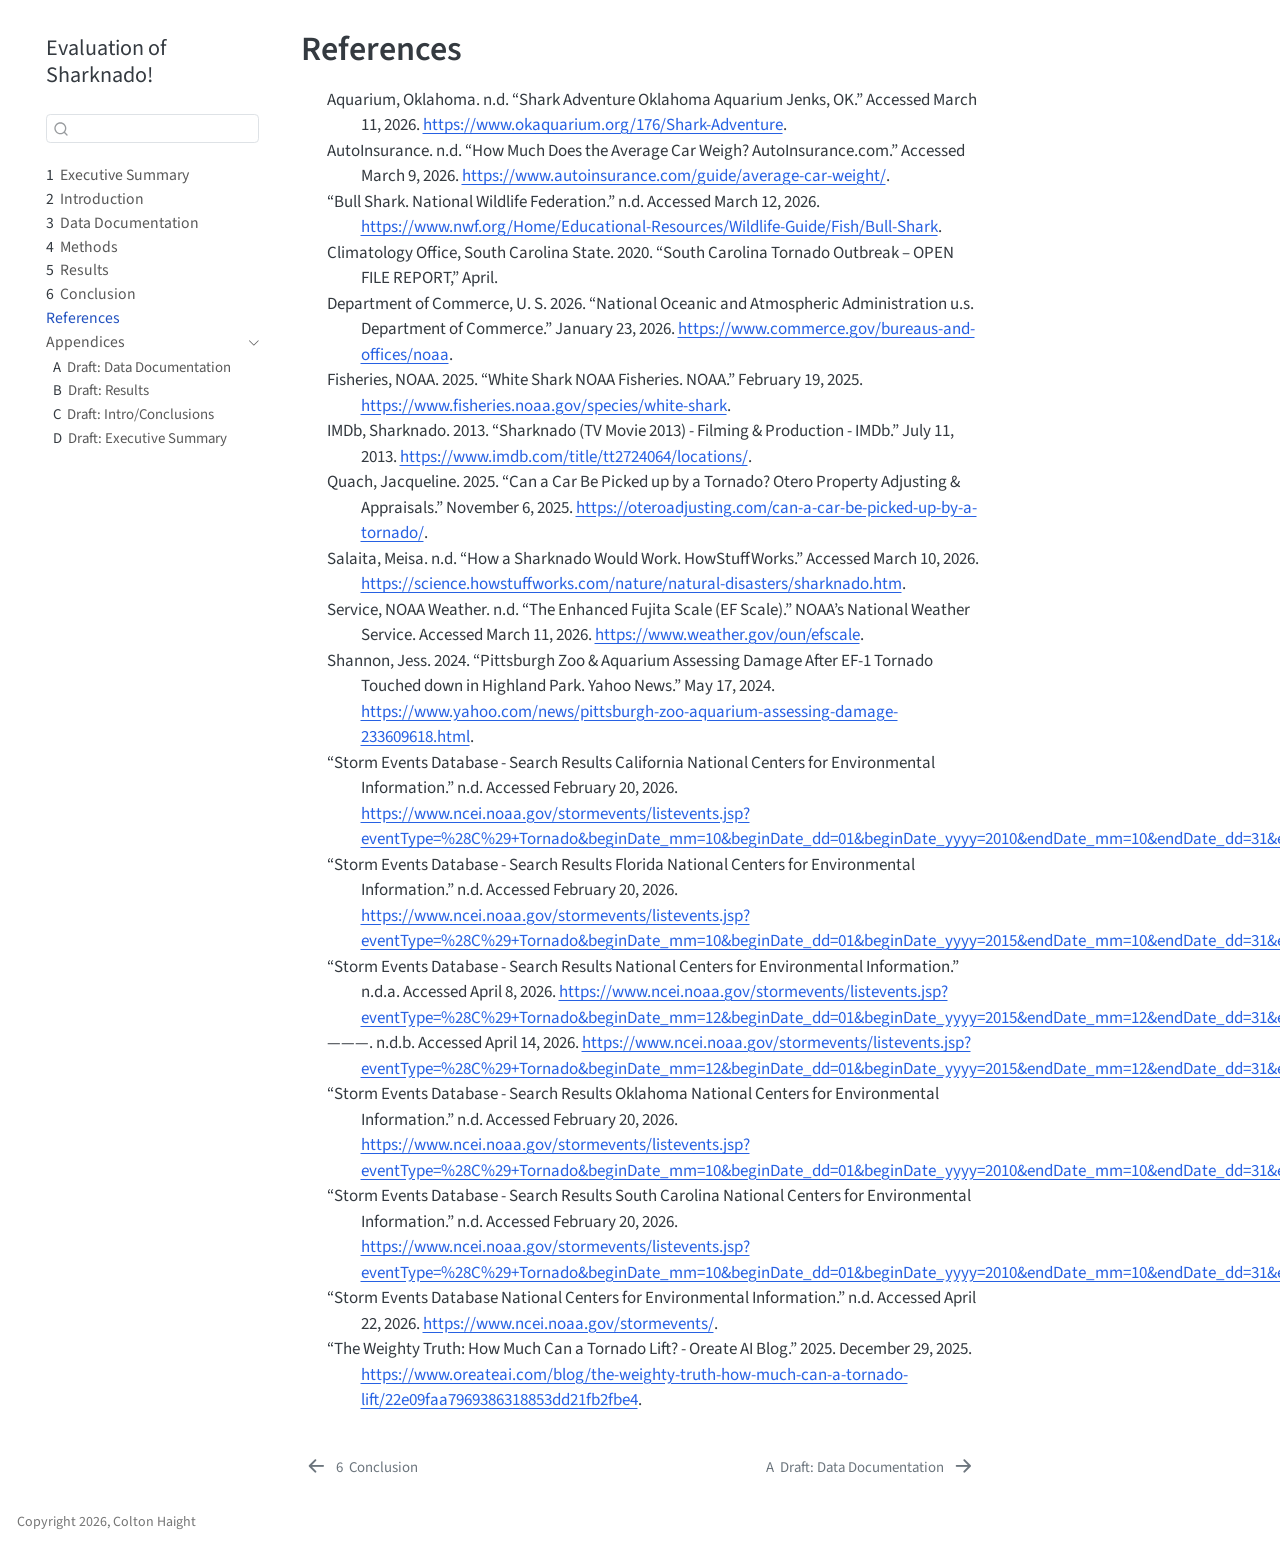
<file: docs/references.html>
<!DOCTYPE html>
<html xmlns="http://www.w3.org/1999/xhtml" lang="en" xml:lang="en"><head>

<meta charset="utf-8">
<meta name="generator" content="quarto-1.6.32">

<meta name="viewport" content="width=device-width, initial-scale=1.0, user-scalable=yes">


<title>References – Evaluation of Sharknado!</title>
<style>
code{white-space: pre-wrap;}
span.smallcaps{font-variant: small-caps;}
div.columns{display: flex; gap: min(4vw, 1.5em);}
div.column{flex: auto; overflow-x: auto;}
div.hanging-indent{margin-left: 1.5em; text-indent: -1.5em;}
ul.task-list{list-style: none;}
ul.task-list li input[type="checkbox"] {
  width: 0.8em;
  margin: 0 0.8em 0.2em -1em; /* quarto-specific, see https://github.com/quarto-dev/quarto-cli/issues/4556 */ 
  vertical-align: middle;
}
/* CSS for citations */
div.csl-bib-body { }
div.csl-entry {
  clear: both;
}
.hanging-indent div.csl-entry {
  margin-left:2em;
  text-indent:-2em;
}
div.csl-left-margin {
  min-width:2em;
  float:left;
}
div.csl-right-inline {
  margin-left:2em;
  padding-left:1em;
}
div.csl-indent {
  margin-left: 2em;
}</style>


<script src="site_libs/quarto-nav/quarto-nav.js"></script>
<script src="site_libs/quarto-nav/headroom.min.js"></script>
<script src="site_libs/clipboard/clipboard.min.js"></script>
<script src="site_libs/quarto-search/autocomplete.umd.js"></script>
<script src="site_libs/quarto-search/fuse.min.js"></script>
<script src="site_libs/quarto-search/quarto-search.js"></script>
<meta name="quarto:offset" content="./">
<link href="./draft-data-doc.html" rel="next">
<link href="./conclusion.html" rel="prev">
<script src="site_libs/quarto-html/quarto.js"></script>
<script src="site_libs/quarto-html/popper.min.js"></script>
<script src="site_libs/quarto-html/tippy.umd.min.js"></script>
<script src="site_libs/quarto-html/anchor.min.js"></script>
<link href="site_libs/quarto-html/tippy.css" rel="stylesheet">
<link href="site_libs/quarto-html/quarto-syntax-highlighting-2a04f3694134fdc0690229208924d33b.css" rel="stylesheet" id="quarto-text-highlighting-styles">
<script src="site_libs/bootstrap/bootstrap.min.js"></script>
<link href="site_libs/bootstrap/bootstrap-icons.css" rel="stylesheet">
<link href="site_libs/bootstrap/bootstrap-c5b9511470d41b6403a776d9533dfc9c.min.css" rel="stylesheet" append-hash="true" id="quarto-bootstrap" data-mode="light">
<script id="quarto-search-options" type="application/json">{
  "location": "sidebar",
  "copy-button": false,
  "collapse-after": 3,
  "panel-placement": "start",
  "type": "textbox",
  "limit": 50,
  "keyboard-shortcut": [
    "f",
    "/",
    "s"
  ],
  "show-item-context": false,
  "language": {
    "search-no-results-text": "No results",
    "search-matching-documents-text": "matching documents",
    "search-copy-link-title": "Copy link to search",
    "search-hide-matches-text": "Hide additional matches",
    "search-more-match-text": "more match in this document",
    "search-more-matches-text": "more matches in this document",
    "search-clear-button-title": "Clear",
    "search-text-placeholder": "",
    "search-detached-cancel-button-title": "Cancel",
    "search-submit-button-title": "Submit",
    "search-label": "Search"
  }
}</script>


</head>

<body class="nav-sidebar floating">

<div id="quarto-search-results"></div>
  <header id="quarto-header" class="headroom fixed-top">
  <nav class="quarto-secondary-nav">
    <div class="container-fluid d-flex">
      <button type="button" class="quarto-btn-toggle btn" data-bs-toggle="collapse" role="button" data-bs-target=".quarto-sidebar-collapse-item" aria-controls="quarto-sidebar" aria-expanded="false" aria-label="Toggle sidebar navigation" onclick="if (window.quartoToggleHeadroom) { window.quartoToggleHeadroom(); }">
        <i class="bi bi-layout-text-sidebar-reverse"></i>
      </button>
        <nav class="quarto-page-breadcrumbs" aria-label="breadcrumb"><ol class="breadcrumb"><li class="breadcrumb-item"><a href="./references.html">References</a></li></ol></nav>
        <a class="flex-grow-1" role="navigation" data-bs-toggle="collapse" data-bs-target=".quarto-sidebar-collapse-item" aria-controls="quarto-sidebar" aria-expanded="false" aria-label="Toggle sidebar navigation" onclick="if (window.quartoToggleHeadroom) { window.quartoToggleHeadroom(); }">      
        </a>
      <button type="button" class="btn quarto-search-button" aria-label="Search" onclick="window.quartoOpenSearch();">
        <i class="bi bi-search"></i>
      </button>
    </div>
  </nav>
</header>
<!-- content -->
<div id="quarto-content" class="quarto-container page-columns page-rows-contents page-layout-article">
<!-- sidebar -->
  <nav id="quarto-sidebar" class="sidebar collapse collapse-horizontal quarto-sidebar-collapse-item sidebar-navigation floating overflow-auto">
    <div class="pt-lg-2 mt-2 text-left sidebar-header">
    <div class="sidebar-title mb-0 py-0">
      <a href="./">Evaluation of Sharknado!</a> 
    </div>
      </div>
        <div class="mt-2 flex-shrink-0 align-items-center">
        <div class="sidebar-search">
        <div id="quarto-search" class="" title="Search"></div>
        </div>
        </div>
    <div class="sidebar-menu-container"> 
    <ul class="list-unstyled mt-1">
        <li class="sidebar-item">
  <div class="sidebar-item-container"> 
  <a href="./index.html" class="sidebar-item-text sidebar-link">
 <span class="menu-text"><span class="chapter-number">1</span>&nbsp; <span class="chapter-title">Executive Summary</span></span></a>
  </div>
</li>
        <li class="sidebar-item">
  <div class="sidebar-item-container"> 
  <a href="./intro.html" class="sidebar-item-text sidebar-link">
 <span class="menu-text"><span class="chapter-number">2</span>&nbsp; <span class="chapter-title">Introduction</span></span></a>
  </div>
</li>
        <li class="sidebar-item">
  <div class="sidebar-item-container"> 
  <a href="./data-doc.html" class="sidebar-item-text sidebar-link">
 <span class="menu-text"><span class="chapter-number">3</span>&nbsp; <span class="chapter-title">Data Documentation</span></span></a>
  </div>
</li>
        <li class="sidebar-item">
  <div class="sidebar-item-container"> 
  <a href="./methods.html" class="sidebar-item-text sidebar-link">
 <span class="menu-text"><span class="chapter-number">4</span>&nbsp; <span class="chapter-title">Methods</span></span></a>
  </div>
</li>
        <li class="sidebar-item">
  <div class="sidebar-item-container"> 
  <a href="./results.html" class="sidebar-item-text sidebar-link">
 <span class="menu-text"><span class="chapter-number">5</span>&nbsp; <span class="chapter-title">Results</span></span></a>
  </div>
</li>
        <li class="sidebar-item">
  <div class="sidebar-item-container"> 
  <a href="./conclusion.html" class="sidebar-item-text sidebar-link">
 <span class="menu-text"><span class="chapter-number">6</span>&nbsp; <span class="chapter-title">Conclusion</span></span></a>
  </div>
</li>
        <li class="sidebar-item">
  <div class="sidebar-item-container"> 
  <a href="./references.html" class="sidebar-item-text sidebar-link active">
 <span class="menu-text">References</span></a>
  </div>
</li>
        <li class="sidebar-item sidebar-item-section">
      <div class="sidebar-item-container"> 
            <a class="sidebar-item-text sidebar-link text-start" data-bs-toggle="collapse" data-bs-target="#quarto-sidebar-section-1" role="navigation" aria-expanded="true">
 <span class="menu-text">Appendices</span></a>
          <a class="sidebar-item-toggle text-start" data-bs-toggle="collapse" data-bs-target="#quarto-sidebar-section-1" role="navigation" aria-expanded="true" aria-label="Toggle section">
            <i class="bi bi-chevron-right ms-2"></i>
          </a> 
      </div>
      <ul id="quarto-sidebar-section-1" class="collapse list-unstyled sidebar-section depth1 show">  
          <li class="sidebar-item">
  <div class="sidebar-item-container"> 
  <a href="./draft-data-doc.html" class="sidebar-item-text sidebar-link">
 <span class="menu-text"><span class="chapter-number">A</span>&nbsp; <span class="chapter-title">Draft: Data Documentation</span></span></a>
  </div>
</li>
          <li class="sidebar-item">
  <div class="sidebar-item-container"> 
  <a href="./draft-results.html" class="sidebar-item-text sidebar-link">
 <span class="menu-text"><span class="chapter-number">B</span>&nbsp; <span class="chapter-title">Draft: Results</span></span></a>
  </div>
</li>
          <li class="sidebar-item">
  <div class="sidebar-item-container"> 
  <a href="./draft-intro-conclusions.html" class="sidebar-item-text sidebar-link">
 <span class="menu-text"><span class="chapter-number">C</span>&nbsp; <span class="chapter-title">Draft: Intro/Conclusions</span></span></a>
  </div>
</li>
          <li class="sidebar-item">
  <div class="sidebar-item-container"> 
  <a href="./draft-exec-summary.html" class="sidebar-item-text sidebar-link">
 <span class="menu-text"><span class="chapter-number">D</span>&nbsp; <span class="chapter-title">Draft: Executive Summary</span></span></a>
  </div>
</li>
      </ul>
  </li>
    </ul>
    </div>
</nav>
<div id="quarto-sidebar-glass" class="quarto-sidebar-collapse-item" data-bs-toggle="collapse" data-bs-target=".quarto-sidebar-collapse-item"></div>
<!-- margin-sidebar -->
    <div id="quarto-margin-sidebar" class="sidebar margin-sidebar zindex-bottom">
        
    </div>
<!-- main -->
<main class="content" id="quarto-document-content">

<header id="title-block-header" class="quarto-title-block default">
<div class="quarto-title">
<h1 class="title">References</h1>
</div>



<div class="quarto-title-meta">

    
  
    
  </div>
  


</header>


<div id="refs" class="references csl-bib-body hanging-indent" data-entry-spacing="0" role="list">
<div id="ref-noauthor_shark_nodate" class="csl-entry" role="listitem">
Aquarium, Oklahoma. n.d. <span>“Shark Adventure <span></span> Oklahoma
Aquarium Jenks, <span>OK</span>.”</span> Accessed March 11, 2026. <a href="https://www.okaquarium.org/176/Shark-Adventure">https://www.okaquarium.org/176/Shark-Adventure</a>.
</div>
<div id="ref-noauthor_how_nodate" class="csl-entry" role="listitem">
AutoInsurance. n.d. <span>“How Much Does the Average Car Weigh?
<span>AutoInsurance</span>.com.”</span> Accessed March 9, 2026. <a href="https://www.autoinsurance.com/guide/average-car-weight/">https://www.autoinsurance.com/guide/average-car-weight/</a>.
</div>
<div id="ref-noauthor_bull_nodate" class="csl-entry" role="listitem">
<span>“Bull Shark. National Wildlife Federation.”</span> n.d. Accessed
March 12, 2026. <a href="https://www.nwf.org/Home/Educational-Resources/Wildlife-Guide/Fish/Bull-Shark">https://www.nwf.org/Home/Educational-Resources/Wildlife-Guide/Fish/Bull-Shark</a>.
</div>
<div id="ref-zotero-item-1" class="csl-entry" role="listitem">
Climatology Office, South Carolina State. 2020. <span>“South Carolina
Tornado Outbreak – <span>OPEN</span> <span>FILE</span>
<span>REPORT</span>,”</span> April.
</div>
<div id="ref-NationalOceanicAtmospheric2026" class="csl-entry" role="listitem">
Department of Commerce, U. S. 2026. <span>“National Oceanic and
Atmospheric Administration <span></span> u.s. Department of
Commerce.”</span> January 23, 2026. <a href="https://www.commerce.gov/bureaus-and-offices/noaa">https://www.commerce.gov/bureaus-and-offices/noaa</a>.
</div>
<div id="ref-fisheries_white_2025" class="csl-entry" role="listitem">
Fisheries, NOAA. 2025. <span>“White Shark <span></span>
<span>NOAA</span> Fisheries. <span>NOAA</span>.”</span> February 19,
2025. <a href="https://www.fisheries.noaa.gov/species/white-shark">https://www.fisheries.noaa.gov/species/white-shark</a>.
</div>
<div id="ref-SharknadoTVMovie" class="csl-entry" role="listitem">
IMDb, Sharknado. 2013. <span>“Sharknado (<span>TV</span> Movie 2013) -
Filming &amp; Production - <span>IMDb</span>.”</span> July 11, 2013. <a href="https://www.imdb.com/title/tt2724064/locations/">https://www.imdb.com/title/tt2724064/locations/</a>.
</div>
<div id="ref-quach_can_2025" class="csl-entry" role="listitem">
Quach, Jacqueline. 2025. <span>“Can a Car Be Picked up by a Tornado?
<span></span> Otero Property Adjusting &amp; Appraisals.”</span>
November 6, 2025. <a href="https://oteroadjusting.com/can-a-car-be-picked-up-by-a-tornado/">https://oteroadjusting.com/can-a-car-be-picked-up-by-a-tornado/</a>.
</div>
<div id="ref-salaita_how_nodate" class="csl-entry" role="listitem">
Salaita, Meisa. n.d. <span>“How a Sharknado Would Work.
<span>HowStuffWorks</span>.”</span> Accessed March 10, 2026. <a href="https://science.howstuffworks.com/nature/natural-disasters/sharknado.htm">https://science.howstuffworks.com/nature/natural-disasters/sharknado.htm</a>.
</div>
<div id="ref-us_department_of_commerce_enhanced_nodate" class="csl-entry" role="listitem">
Service, NOAA Weather. n.d. <span>“The Enhanced Fujita Scale
(<span>EF</span> Scale).”</span> <span>NOAA</span>’s National Weather
Service. Accessed March 11, 2026. <a href="https://www.weather.gov/oun/efscale">https://www.weather.gov/oun/efscale</a>.
</div>
<div id="ref-noauthor_pittsburgh_2024" class="csl-entry" role="listitem">
Shannon, Jess. 2024. <span>“Pittsburgh Zoo &amp; Aquarium Assessing
Damage After <span>EF</span>-1 Tornado Touched down in Highland Park.
Yahoo News.”</span> May 17, 2024. <a href="https://www.yahoo.com/news/pittsburgh-zoo-aquarium-assessing-damage-233609618.html">https://www.yahoo.com/news/pittsburgh-zoo-aquarium-assessing-damage-233609618.html</a>.
</div>
<div id="ref-StormEventsDatabaseLA" class="csl-entry" role="listitem">
<span>“Storm Events Database - Search Results California National
Centers for Environmental Information.”</span> n.d. Accessed February
20, 2026. <a href="https://www.ncei.noaa.gov/stormevents/listevents.jsp?eventType=%28C%29+Tornado&amp;beginDate_mm=10&amp;beginDate_dd=01&amp;beginDate_yyyy=2010&amp;endDate_mm=10&amp;endDate_dd=31&amp;endDate_yyyy=2025&amp;county=LOS%2BANGELES%3A37&amp;hailfilter=0.00&amp;tornfilter=0&amp;windfilter=000&amp;sort=DT&amp;submitbutton=Search&amp;statefips=6%2CCALIFORNIA">https://www.ncei.noaa.gov/stormevents/listevents.jsp?eventType=%28C%29+Tornado&amp;beginDate_mm=10&amp;beginDate_dd=01&amp;beginDate_yyyy=2010&amp;endDate_mm=10&amp;endDate_dd=31&amp;endDate_yyyy=2025&amp;county=LOS%2BANGELES%3A37&amp;hailfilter=0.00&amp;tornfilter=0&amp;windfilter=000&amp;sort=DT&amp;submitbutton=Search&amp;statefips=6%2CCALIFORNIA</a>.
</div>
<div id="ref-StormEventsDatabaseFL" class="csl-entry" role="listitem">
<span>“Storm Events Database - Search Results Florida National Centers
for Environmental Information.”</span> n.d. Accessed February 20, 2026.
<a href="https://www.ncei.noaa.gov/stormevents/listevents.jsp?eventType=%28C%29+Tornado&amp;beginDate_mm=10&amp;beginDate_dd=01&amp;beginDate_yyyy=2015&amp;endDate_mm=10&amp;endDate_dd=31&amp;endDate_yyyy=2025&amp;county=ALL&amp;hailfilter=0.00&amp;tornfilter=0&amp;windfilter=000&amp;sort=DT&amp;submitbutton=Search&amp;statefips=12%2CFLORIDA">https://www.ncei.noaa.gov/stormevents/listevents.jsp?eventType=%28C%29+Tornado&amp;beginDate_mm=10&amp;beginDate_dd=01&amp;beginDate_yyyy=2015&amp;endDate_mm=10&amp;endDate_dd=31&amp;endDate_yyyy=2025&amp;county=ALL&amp;hailfilter=0.00&amp;tornfilter=0&amp;windfilter=000&amp;sort=DT&amp;submitbutton=Search&amp;statefips=12%2CFLORIDA</a>.
</div>
<div id="ref-StormEventsDatabaseCA" class="csl-entry" role="listitem">
<span>“Storm Events Database - Search Results <span></span> National
Centers for Environmental Information.”</span> n.d.a. Accessed April 8,
2026. <a href="https://www.ncei.noaa.gov/stormevents/listevents.jsp?eventType=%28C%29+Tornado&amp;beginDate_mm=12&amp;beginDate_dd=01&amp;beginDate_yyyy=2015&amp;endDate_mm=12&amp;endDate_dd=31&amp;endDate_yyyy=2025&amp;county=ALL&amp;hailfilter=0.00&amp;tornfilter=0&amp;windfilter=000&amp;sort=DT&amp;submitbutton=Search&amp;statefips=6%2CCALIFORNIA">https://www.ncei.noaa.gov/stormevents/listevents.jsp?eventType=%28C%29+Tornado&amp;beginDate_mm=12&amp;beginDate_dd=01&amp;beginDate_yyyy=2015&amp;endDate_mm=12&amp;endDate_dd=31&amp;endDate_yyyy=2025&amp;county=ALL&amp;hailfilter=0.00&amp;tornfilter=0&amp;windfilter=000&amp;sort=DT&amp;submitbutton=Search&amp;statefips=6%2CCALIFORNIA</a>.
</div>
<div id="ref-StormEventsDatabaseVA" class="csl-entry" role="listitem">
———. n.d.b. Accessed April 14, 2026. <a href="https://www.ncei.noaa.gov/stormevents/listevents.jsp?eventType=%28C%29+Tornado&amp;beginDate_mm=12&amp;beginDate_dd=01&amp;beginDate_yyyy=2015&amp;endDate_mm=12&amp;endDate_dd=31&amp;endDate_yyyy=2025&amp;county=ALL&amp;hailfilter=0.00&amp;tornfilter=3&amp;windfilter=000&amp;sort=DT&amp;submitbutton=Search&amp;statefips=51%2CVIRGINIA">https://www.ncei.noaa.gov/stormevents/listevents.jsp?eventType=%28C%29+Tornado&amp;beginDate_mm=12&amp;beginDate_dd=01&amp;beginDate_yyyy=2015&amp;endDate_mm=12&amp;endDate_dd=31&amp;endDate_yyyy=2025&amp;county=ALL&amp;hailfilter=0.00&amp;tornfilter=3&amp;windfilter=000&amp;sort=DT&amp;submitbutton=Search&amp;statefips=51%2CVIRGINIA</a>.
</div>
<div id="ref-StormEventsDatabaseOK" class="csl-entry" role="listitem">
<span>“Storm Events Database - Search Results Oklahoma National Centers
for Environmental Information.”</span> n.d. Accessed February 20, 2026.
<a href="https://www.ncei.noaa.gov/stormevents/listevents.jsp?eventType=%28C%29+Tornado&amp;beginDate_mm=10&amp;beginDate_dd=01&amp;beginDate_yyyy=2010&amp;endDate_mm=10&amp;endDate_dd=31&amp;endDate_yyyy=2025&amp;county=ALL&amp;hailfilter=0.00&amp;tornfilter=0&amp;windfilter=000&amp;sort=DT&amp;submitbutton=Search&amp;statefips=40%2COKLAHOMA">https://www.ncei.noaa.gov/stormevents/listevents.jsp?eventType=%28C%29+Tornado&amp;beginDate_mm=10&amp;beginDate_dd=01&amp;beginDate_yyyy=2010&amp;endDate_mm=10&amp;endDate_dd=31&amp;endDate_yyyy=2025&amp;county=ALL&amp;hailfilter=0.00&amp;tornfilter=0&amp;windfilter=000&amp;sort=DT&amp;submitbutton=Search&amp;statefips=40%2COKLAHOMA</a>.
</div>
<div id="ref-StormEventsDatabaseSC" class="csl-entry" role="listitem">
<span>“Storm Events Database - Search Results South Carolina National
Centers for Environmental Information.”</span> n.d. Accessed February
20, 2026. <a href="https://www.ncei.noaa.gov/stormevents/listevents.jsp?eventType=%28C%29+Tornado&amp;beginDate_mm=10&amp;beginDate_dd=01&amp;beginDate_yyyy=2010&amp;endDate_mm=10&amp;endDate_dd=31&amp;endDate_yyyy=2025&amp;county=ALL&amp;hailfilter=0.00&amp;tornfilter=0&amp;windfilter=000&amp;sort=DT&amp;submitbutton=Search&amp;statefips=45%2CSOUTH+CAROLINA#">https://www.ncei.noaa.gov/stormevents/listevents.jsp?eventType=%28C%29+Tornado&amp;beginDate_mm=10&amp;beginDate_dd=01&amp;beginDate_yyyy=2010&amp;endDate_mm=10&amp;endDate_dd=31&amp;endDate_yyyy=2025&amp;county=ALL&amp;hailfilter=0.00&amp;tornfilter=0&amp;windfilter=000&amp;sort=DT&amp;submitbutton=Search&amp;statefips=45%2CSOUTH+CAROLINA#</a>.
</div>
<div id="ref-NOAA" class="csl-entry" role="listitem">
<span>“Storm Events Database <span></span> National Centers for
Environmental Information.”</span> n.d. Accessed April 22, 2026. <a href="https://www.ncei.noaa.gov/stormevents/">https://www.ncei.noaa.gov/stormevents/</a>.
</div>
<div id="ref-noauthor_weighty_2025" class="csl-entry" role="listitem">
<span>“The Weighty Truth: How Much Can a Tornado Lift? - Oreate
<span>AI</span> Blog.”</span> 2025. December 29, 2025. <a href="https://www.oreateai.com/blog/the-weighty-truth-how-much-can-a-tornado-lift/22e09faa7969386318853dd21fb2fbe4">https://www.oreateai.com/blog/the-weighty-truth-how-much-can-a-tornado-lift/22e09faa7969386318853dd21fb2fbe4</a>.
</div>
</div>



</main> <!-- /main -->
<script id="quarto-html-after-body" type="application/javascript">
window.document.addEventListener("DOMContentLoaded", function (event) {
  const toggleBodyColorMode = (bsSheetEl) => {
    const mode = bsSheetEl.getAttribute("data-mode");
    const bodyEl = window.document.querySelector("body");
    if (mode === "dark") {
      bodyEl.classList.add("quarto-dark");
      bodyEl.classList.remove("quarto-light");
    } else {
      bodyEl.classList.add("quarto-light");
      bodyEl.classList.remove("quarto-dark");
    }
  }
  const toggleBodyColorPrimary = () => {
    const bsSheetEl = window.document.querySelector("link#quarto-bootstrap");
    if (bsSheetEl) {
      toggleBodyColorMode(bsSheetEl);
    }
  }
  toggleBodyColorPrimary();  
  const icon = "";
  const anchorJS = new window.AnchorJS();
  anchorJS.options = {
    placement: 'right',
    icon: icon
  };
  anchorJS.add('.anchored');
  const isCodeAnnotation = (el) => {
    for (const clz of el.classList) {
      if (clz.startsWith('code-annotation-')) {                     
        return true;
      }
    }
    return false;
  }
  const onCopySuccess = function(e) {
    // button target
    const button = e.trigger;
    // don't keep focus
    button.blur();
    // flash "checked"
    button.classList.add('code-copy-button-checked');
    var currentTitle = button.getAttribute("title");
    button.setAttribute("title", "Copied!");
    let tooltip;
    if (window.bootstrap) {
      button.setAttribute("data-bs-toggle", "tooltip");
      button.setAttribute("data-bs-placement", "left");
      button.setAttribute("data-bs-title", "Copied!");
      tooltip = new bootstrap.Tooltip(button, 
        { trigger: "manual", 
          customClass: "code-copy-button-tooltip",
          offset: [0, -8]});
      tooltip.show();    
    }
    setTimeout(function() {
      if (tooltip) {
        tooltip.hide();
        button.removeAttribute("data-bs-title");
        button.removeAttribute("data-bs-toggle");
        button.removeAttribute("data-bs-placement");
      }
      button.setAttribute("title", currentTitle);
      button.classList.remove('code-copy-button-checked');
    }, 1000);
    // clear code selection
    e.clearSelection();
  }
  const getTextToCopy = function(trigger) {
      const codeEl = trigger.previousElementSibling.cloneNode(true);
      for (const childEl of codeEl.children) {
        if (isCodeAnnotation(childEl)) {
          childEl.remove();
        }
      }
      return codeEl.innerText;
  }
  const clipboard = new window.ClipboardJS('.code-copy-button:not([data-in-quarto-modal])', {
    text: getTextToCopy
  });
  clipboard.on('success', onCopySuccess);
  if (window.document.getElementById('quarto-embedded-source-code-modal')) {
    // For code content inside modals, clipBoardJS needs to be initialized with a container option
    // TODO: Check when it could be a function (https://github.com/zenorocha/clipboard.js/issues/860)
    const clipboardModal = new window.ClipboardJS('.code-copy-button[data-in-quarto-modal]', {
      text: getTextToCopy,
      container: window.document.getElementById('quarto-embedded-source-code-modal')
    });
    clipboardModal.on('success', onCopySuccess);
  }
    var localhostRegex = new RegExp(/^(?:http|https):\/\/localhost\:?[0-9]*\//);
    var mailtoRegex = new RegExp(/^mailto:/);
      var filterRegex = new RegExp('/' + window.location.host + '/');
    var isInternal = (href) => {
        return filterRegex.test(href) || localhostRegex.test(href) || mailtoRegex.test(href);
    }
    // Inspect non-navigation links and adorn them if external
 	var links = window.document.querySelectorAll('a[href]:not(.nav-link):not(.navbar-brand):not(.toc-action):not(.sidebar-link):not(.sidebar-item-toggle):not(.pagination-link):not(.no-external):not([aria-hidden]):not(.dropdown-item):not(.quarto-navigation-tool):not(.about-link)');
    for (var i=0; i<links.length; i++) {
      const link = links[i];
      if (!isInternal(link.href)) {
        // undo the damage that might have been done by quarto-nav.js in the case of
        // links that we want to consider external
        if (link.dataset.originalHref !== undefined) {
          link.href = link.dataset.originalHref;
        }
      }
    }
  function tippyHover(el, contentFn, onTriggerFn, onUntriggerFn) {
    const config = {
      allowHTML: true,
      maxWidth: 500,
      delay: 100,
      arrow: false,
      appendTo: function(el) {
          return el.parentElement;
      },
      interactive: true,
      interactiveBorder: 10,
      theme: 'quarto',
      placement: 'bottom-start',
    };
    if (contentFn) {
      config.content = contentFn;
    }
    if (onTriggerFn) {
      config.onTrigger = onTriggerFn;
    }
    if (onUntriggerFn) {
      config.onUntrigger = onUntriggerFn;
    }
    window.tippy(el, config); 
  }
  const noterefs = window.document.querySelectorAll('a[role="doc-noteref"]');
  for (var i=0; i<noterefs.length; i++) {
    const ref = noterefs[i];
    tippyHover(ref, function() {
      // use id or data attribute instead here
      let href = ref.getAttribute('data-footnote-href') || ref.getAttribute('href');
      try { href = new URL(href).hash; } catch {}
      const id = href.replace(/^#\/?/, "");
      const note = window.document.getElementById(id);
      if (note) {
        return note.innerHTML;
      } else {
        return "";
      }
    });
  }
  const xrefs = window.document.querySelectorAll('a.quarto-xref');
  const processXRef = (id, note) => {
    // Strip column container classes
    const stripColumnClz = (el) => {
      el.classList.remove("page-full", "page-columns");
      if (el.children) {
        for (const child of el.children) {
          stripColumnClz(child);
        }
      }
    }
    stripColumnClz(note)
    if (id === null || id.startsWith('sec-')) {
      // Special case sections, only their first couple elements
      const container = document.createElement("div");
      if (note.children && note.children.length > 2) {
        container.appendChild(note.children[0].cloneNode(true));
        for (let i = 1; i < note.children.length; i++) {
          const child = note.children[i];
          if (child.tagName === "P" && child.innerText === "") {
            continue;
          } else {
            container.appendChild(child.cloneNode(true));
            break;
          }
        }
        if (window.Quarto?.typesetMath) {
          window.Quarto.typesetMath(container);
        }
        return container.innerHTML
      } else {
        if (window.Quarto?.typesetMath) {
          window.Quarto.typesetMath(note);
        }
        return note.innerHTML;
      }
    } else {
      // Remove any anchor links if they are present
      const anchorLink = note.querySelector('a.anchorjs-link');
      if (anchorLink) {
        anchorLink.remove();
      }
      if (window.Quarto?.typesetMath) {
        window.Quarto.typesetMath(note);
      }
      // TODO in 1.5, we should make sure this works without a callout special case
      if (note.classList.contains("callout")) {
        return note.outerHTML;
      } else {
        return note.innerHTML;
      }
    }
  }
  for (var i=0; i<xrefs.length; i++) {
    const xref = xrefs[i];
    tippyHover(xref, undefined, function(instance) {
      instance.disable();
      let url = xref.getAttribute('href');
      let hash = undefined; 
      if (url.startsWith('#')) {
        hash = url;
      } else {
        try { hash = new URL(url).hash; } catch {}
      }
      if (hash) {
        const id = hash.replace(/^#\/?/, "");
        const note = window.document.getElementById(id);
        if (note !== null) {
          try {
            const html = processXRef(id, note.cloneNode(true));
            instance.setContent(html);
          } finally {
            instance.enable();
            instance.show();
          }
        } else {
          // See if we can fetch this
          fetch(url.split('#')[0])
          .then(res => res.text())
          .then(html => {
            const parser = new DOMParser();
            const htmlDoc = parser.parseFromString(html, "text/html");
            const note = htmlDoc.getElementById(id);
            if (note !== null) {
              const html = processXRef(id, note);
              instance.setContent(html);
            } 
          }).finally(() => {
            instance.enable();
            instance.show();
          });
        }
      } else {
        // See if we can fetch a full url (with no hash to target)
        // This is a special case and we should probably do some content thinning / targeting
        fetch(url)
        .then(res => res.text())
        .then(html => {
          const parser = new DOMParser();
          const htmlDoc = parser.parseFromString(html, "text/html");
          const note = htmlDoc.querySelector('main.content');
          if (note !== null) {
            // This should only happen for chapter cross references
            // (since there is no id in the URL)
            // remove the first header
            if (note.children.length > 0 && note.children[0].tagName === "HEADER") {
              note.children[0].remove();
            }
            const html = processXRef(null, note);
            instance.setContent(html);
          } 
        }).finally(() => {
          instance.enable();
          instance.show();
        });
      }
    }, function(instance) {
    });
  }
      let selectedAnnoteEl;
      const selectorForAnnotation = ( cell, annotation) => {
        let cellAttr = 'data-code-cell="' + cell + '"';
        let lineAttr = 'data-code-annotation="' +  annotation + '"';
        const selector = 'span[' + cellAttr + '][' + lineAttr + ']';
        return selector;
      }
      const selectCodeLines = (annoteEl) => {
        const doc = window.document;
        const targetCell = annoteEl.getAttribute("data-target-cell");
        const targetAnnotation = annoteEl.getAttribute("data-target-annotation");
        const annoteSpan = window.document.querySelector(selectorForAnnotation(targetCell, targetAnnotation));
        const lines = annoteSpan.getAttribute("data-code-lines").split(",");
        const lineIds = lines.map((line) => {
          return targetCell + "-" + line;
        })
        let top = null;
        let height = null;
        let parent = null;
        if (lineIds.length > 0) {
            //compute the position of the single el (top and bottom and make a div)
            const el = window.document.getElementById(lineIds[0]);
            top = el.offsetTop;
            height = el.offsetHeight;
            parent = el.parentElement.parentElement;
          if (lineIds.length > 1) {
            const lastEl = window.document.getElementById(lineIds[lineIds.length - 1]);
            const bottom = lastEl.offsetTop + lastEl.offsetHeight;
            height = bottom - top;
          }
          if (top !== null && height !== null && parent !== null) {
            // cook up a div (if necessary) and position it 
            let div = window.document.getElementById("code-annotation-line-highlight");
            if (div === null) {
              div = window.document.createElement("div");
              div.setAttribute("id", "code-annotation-line-highlight");
              div.style.position = 'absolute';
              parent.appendChild(div);
            }
            div.style.top = top - 2 + "px";
            div.style.height = height + 4 + "px";
            div.style.left = 0;
            let gutterDiv = window.document.getElementById("code-annotation-line-highlight-gutter");
            if (gutterDiv === null) {
              gutterDiv = window.document.createElement("div");
              gutterDiv.setAttribute("id", "code-annotation-line-highlight-gutter");
              gutterDiv.style.position = 'absolute';
              const codeCell = window.document.getElementById(targetCell);
              const gutter = codeCell.querySelector('.code-annotation-gutter');
              gutter.appendChild(gutterDiv);
            }
            gutterDiv.style.top = top - 2 + "px";
            gutterDiv.style.height = height + 4 + "px";
          }
          selectedAnnoteEl = annoteEl;
        }
      };
      const unselectCodeLines = () => {
        const elementsIds = ["code-annotation-line-highlight", "code-annotation-line-highlight-gutter"];
        elementsIds.forEach((elId) => {
          const div = window.document.getElementById(elId);
          if (div) {
            div.remove();
          }
        });
        selectedAnnoteEl = undefined;
      };
        // Handle positioning of the toggle
    window.addEventListener(
      "resize",
      throttle(() => {
        elRect = undefined;
        if (selectedAnnoteEl) {
          selectCodeLines(selectedAnnoteEl);
        }
      }, 10)
    );
    function throttle(fn, ms) {
    let throttle = false;
    let timer;
      return (...args) => {
        if(!throttle) { // first call gets through
            fn.apply(this, args);
            throttle = true;
        } else { // all the others get throttled
            if(timer) clearTimeout(timer); // cancel #2
            timer = setTimeout(() => {
              fn.apply(this, args);
              timer = throttle = false;
            }, ms);
        }
      };
    }
      // Attach click handler to the DT
      const annoteDls = window.document.querySelectorAll('dt[data-target-cell]');
      for (const annoteDlNode of annoteDls) {
        annoteDlNode.addEventListener('click', (event) => {
          const clickedEl = event.target;
          if (clickedEl !== selectedAnnoteEl) {
            unselectCodeLines();
            const activeEl = window.document.querySelector('dt[data-target-cell].code-annotation-active');
            if (activeEl) {
              activeEl.classList.remove('code-annotation-active');
            }
            selectCodeLines(clickedEl);
            clickedEl.classList.add('code-annotation-active');
          } else {
            // Unselect the line
            unselectCodeLines();
            clickedEl.classList.remove('code-annotation-active');
          }
        });
      }
  const findCites = (el) => {
    const parentEl = el.parentElement;
    if (parentEl) {
      const cites = parentEl.dataset.cites;
      if (cites) {
        return {
          el,
          cites: cites.split(' ')
        };
      } else {
        return findCites(el.parentElement)
      }
    } else {
      return undefined;
    }
  };
  var bibliorefs = window.document.querySelectorAll('a[role="doc-biblioref"]');
  for (var i=0; i<bibliorefs.length; i++) {
    const ref = bibliorefs[i];
    const citeInfo = findCites(ref);
    if (citeInfo) {
      tippyHover(citeInfo.el, function() {
        var popup = window.document.createElement('div');
        citeInfo.cites.forEach(function(cite) {
          var citeDiv = window.document.createElement('div');
          citeDiv.classList.add('hanging-indent');
          citeDiv.classList.add('csl-entry');
          var biblioDiv = window.document.getElementById('ref-' + cite);
          if (biblioDiv) {
            citeDiv.innerHTML = biblioDiv.innerHTML;
          }
          popup.appendChild(citeDiv);
        });
        return popup.innerHTML;
      });
    }
  }
});
</script>
<nav class="page-navigation">
  <div class="nav-page nav-page-previous">
      <a href="./conclusion.html" class="pagination-link" aria-label="Conclusion">
        <i class="bi bi-arrow-left-short"></i> <span class="nav-page-text"><span class="chapter-number">6</span>&nbsp; <span class="chapter-title">Conclusion</span></span>
      </a>          
  </div>
  <div class="nav-page nav-page-next">
      <a href="./draft-data-doc.html" class="pagination-link" aria-label="Draft: Data Documentation">
        <span class="nav-page-text"><span class="chapter-number">A</span>&nbsp; <span class="chapter-title">Draft: Data Documentation</span></span> <i class="bi bi-arrow-right-short"></i>
      </a>
  </div>
</nav>
</div> <!-- /content -->
<footer class="footer">
  <div class="nav-footer">
    <div class="nav-footer-left">
<p>Copyright 2026, Colton Haight</p>
</div>   
    <div class="nav-footer-center">
      &nbsp;
    </div>
    <div class="nav-footer-right">
      &nbsp;
    </div>
  </div>
</footer>




</body></html>
</file>
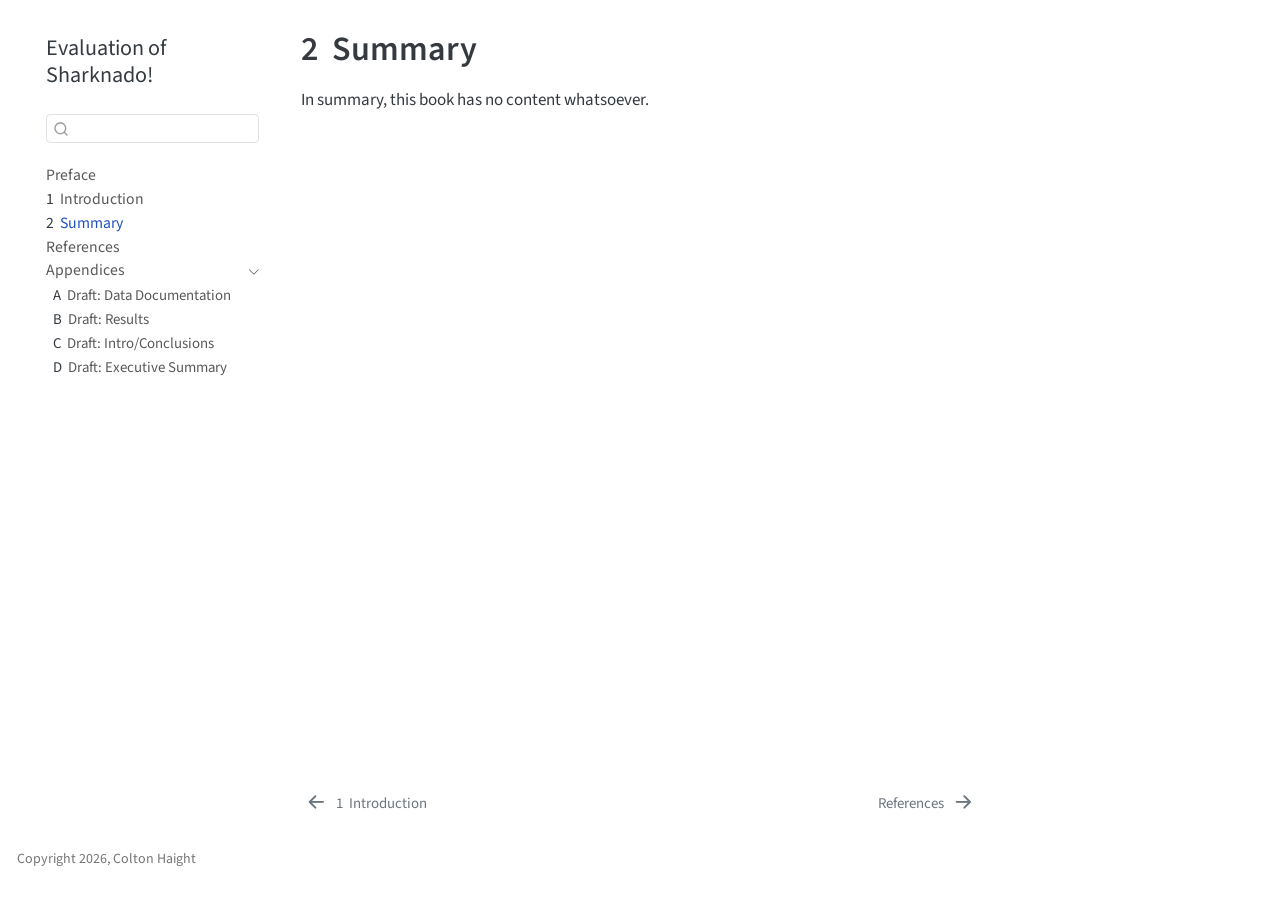
<file: docs/summary.html>
<!DOCTYPE html>
<html xmlns="http://www.w3.org/1999/xhtml" lang="en" xml:lang="en"><head>

<meta charset="utf-8">
<meta name="generator" content="quarto-1.6.32">

<meta name="viewport" content="width=device-width, initial-scale=1.0, user-scalable=yes">


<title>2&nbsp; Summary – Evaluation of Sharknado!</title>
<style>
code{white-space: pre-wrap;}
span.smallcaps{font-variant: small-caps;}
div.columns{display: flex; gap: min(4vw, 1.5em);}
div.column{flex: auto; overflow-x: auto;}
div.hanging-indent{margin-left: 1.5em; text-indent: -1.5em;}
ul.task-list{list-style: none;}
ul.task-list li input[type="checkbox"] {
  width: 0.8em;
  margin: 0 0.8em 0.2em -1em; /* quarto-specific, see https://github.com/quarto-dev/quarto-cli/issues/4556 */ 
  vertical-align: middle;
}
</style>


<script src="site_libs/quarto-nav/quarto-nav.js"></script>
<script src="site_libs/quarto-nav/headroom.min.js"></script>
<script src="site_libs/clipboard/clipboard.min.js"></script>
<script src="site_libs/quarto-search/autocomplete.umd.js"></script>
<script src="site_libs/quarto-search/fuse.min.js"></script>
<script src="site_libs/quarto-search/quarto-search.js"></script>
<meta name="quarto:offset" content="./">
<link href="./references.html" rel="next">
<link href="./intro.html" rel="prev">
<script src="site_libs/quarto-html/quarto.js"></script>
<script src="site_libs/quarto-html/popper.min.js"></script>
<script src="site_libs/quarto-html/tippy.umd.min.js"></script>
<script src="site_libs/quarto-html/anchor.min.js"></script>
<link href="site_libs/quarto-html/tippy.css" rel="stylesheet">
<link href="site_libs/quarto-html/quarto-syntax-highlighting-2a04f3694134fdc0690229208924d33b.css" rel="stylesheet" id="quarto-text-highlighting-styles">
<script src="site_libs/bootstrap/bootstrap.min.js"></script>
<link href="site_libs/bootstrap/bootstrap-icons.css" rel="stylesheet">
<link href="site_libs/bootstrap/bootstrap-c5b9511470d41b6403a776d9533dfc9c.min.css" rel="stylesheet" append-hash="true" id="quarto-bootstrap" data-mode="light">
<script id="quarto-search-options" type="application/json">{
  "location": "sidebar",
  "copy-button": false,
  "collapse-after": 3,
  "panel-placement": "start",
  "type": "textbox",
  "limit": 50,
  "keyboard-shortcut": [
    "f",
    "/",
    "s"
  ],
  "show-item-context": false,
  "language": {
    "search-no-results-text": "No results",
    "search-matching-documents-text": "matching documents",
    "search-copy-link-title": "Copy link to search",
    "search-hide-matches-text": "Hide additional matches",
    "search-more-match-text": "more match in this document",
    "search-more-matches-text": "more matches in this document",
    "search-clear-button-title": "Clear",
    "search-text-placeholder": "",
    "search-detached-cancel-button-title": "Cancel",
    "search-submit-button-title": "Submit",
    "search-label": "Search"
  }
}</script>


</head>

<body class="nav-sidebar floating">

<div id="quarto-search-results"></div>
  <header id="quarto-header" class="headroom fixed-top">
  <nav class="quarto-secondary-nav">
    <div class="container-fluid d-flex">
      <button type="button" class="quarto-btn-toggle btn" data-bs-toggle="collapse" role="button" data-bs-target=".quarto-sidebar-collapse-item" aria-controls="quarto-sidebar" aria-expanded="false" aria-label="Toggle sidebar navigation" onclick="if (window.quartoToggleHeadroom) { window.quartoToggleHeadroom(); }">
        <i class="bi bi-layout-text-sidebar-reverse"></i>
      </button>
        <nav class="quarto-page-breadcrumbs" aria-label="breadcrumb"><ol class="breadcrumb"><li class="breadcrumb-item"><a href="./summary.html"><span class="chapter-number">2</span>&nbsp; <span class="chapter-title">Summary</span></a></li></ol></nav>
        <a class="flex-grow-1" role="navigation" data-bs-toggle="collapse" data-bs-target=".quarto-sidebar-collapse-item" aria-controls="quarto-sidebar" aria-expanded="false" aria-label="Toggle sidebar navigation" onclick="if (window.quartoToggleHeadroom) { window.quartoToggleHeadroom(); }">      
        </a>
      <button type="button" class="btn quarto-search-button" aria-label="Search" onclick="window.quartoOpenSearch();">
        <i class="bi bi-search"></i>
      </button>
    </div>
  </nav>
</header>
<!-- content -->
<div id="quarto-content" class="quarto-container page-columns page-rows-contents page-layout-article">
<!-- sidebar -->
  <nav id="quarto-sidebar" class="sidebar collapse collapse-horizontal quarto-sidebar-collapse-item sidebar-navigation floating overflow-auto">
    <div class="pt-lg-2 mt-2 text-left sidebar-header">
    <div class="sidebar-title mb-0 py-0">
      <a href="./">Evaluation of Sharknado!</a> 
    </div>
      </div>
        <div class="mt-2 flex-shrink-0 align-items-center">
        <div class="sidebar-search">
        <div id="quarto-search" class="" title="Search"></div>
        </div>
        </div>
    <div class="sidebar-menu-container"> 
    <ul class="list-unstyled mt-1">
        <li class="sidebar-item">
  <div class="sidebar-item-container"> 
  <a href="./index.html" class="sidebar-item-text sidebar-link">
 <span class="menu-text">Preface</span></a>
  </div>
</li>
        <li class="sidebar-item">
  <div class="sidebar-item-container"> 
  <a href="./intro.html" class="sidebar-item-text sidebar-link">
 <span class="menu-text"><span class="chapter-number">1</span>&nbsp; <span class="chapter-title">Introduction</span></span></a>
  </div>
</li>
        <li class="sidebar-item">
  <div class="sidebar-item-container"> 
  <a href="./summary.html" class="sidebar-item-text sidebar-link active">
 <span class="menu-text"><span class="chapter-number">2</span>&nbsp; <span class="chapter-title">Summary</span></span></a>
  </div>
</li>
        <li class="sidebar-item">
  <div class="sidebar-item-container"> 
  <a href="./references.html" class="sidebar-item-text sidebar-link">
 <span class="menu-text">References</span></a>
  </div>
</li>
        <li class="sidebar-item sidebar-item-section">
      <div class="sidebar-item-container"> 
            <a class="sidebar-item-text sidebar-link text-start" data-bs-toggle="collapse" data-bs-target="#quarto-sidebar-section-1" role="navigation" aria-expanded="true">
 <span class="menu-text">Appendices</span></a>
          <a class="sidebar-item-toggle text-start" data-bs-toggle="collapse" data-bs-target="#quarto-sidebar-section-1" role="navigation" aria-expanded="true" aria-label="Toggle section">
            <i class="bi bi-chevron-right ms-2"></i>
          </a> 
      </div>
      <ul id="quarto-sidebar-section-1" class="collapse list-unstyled sidebar-section depth1 show">  
          <li class="sidebar-item">
  <div class="sidebar-item-container"> 
  <a href="./draft-data-doc.html" class="sidebar-item-text sidebar-link">
 <span class="menu-text"><span class="chapter-number">A</span>&nbsp; <span class="chapter-title">Draft: Data Documentation</span></span></a>
  </div>
</li>
          <li class="sidebar-item">
  <div class="sidebar-item-container"> 
  <a href="./draft-results.html" class="sidebar-item-text sidebar-link">
 <span class="menu-text"><span class="chapter-number">B</span>&nbsp; <span class="chapter-title">Draft: Results</span></span></a>
  </div>
</li>
          <li class="sidebar-item">
  <div class="sidebar-item-container"> 
  <a href="./draft-intro-conclusions.html" class="sidebar-item-text sidebar-link">
 <span class="menu-text"><span class="chapter-number">C</span>&nbsp; <span class="chapter-title">Draft: Intro/Conclusions</span></span></a>
  </div>
</li>
          <li class="sidebar-item">
  <div class="sidebar-item-container"> 
  <a href="./draft-exec-summary.html" class="sidebar-item-text sidebar-link">
 <span class="menu-text"><span class="chapter-number">D</span>&nbsp; <span class="chapter-title">Draft: Executive Summary</span></span></a>
  </div>
</li>
      </ul>
  </li>
    </ul>
    </div>
</nav>
<div id="quarto-sidebar-glass" class="quarto-sidebar-collapse-item" data-bs-toggle="collapse" data-bs-target=".quarto-sidebar-collapse-item"></div>
<!-- margin-sidebar -->
    <div id="quarto-margin-sidebar" class="sidebar margin-sidebar zindex-bottom">
        
    </div>
<!-- main -->
<main class="content" id="quarto-document-content">

<header id="title-block-header" class="quarto-title-block default">
<div class="quarto-title">
<h1 class="title"><span class="chapter-number">2</span>&nbsp; <span class="chapter-title">Summary</span></h1>
</div>



<div class="quarto-title-meta">

    
  
    
  </div>
  


</header>


<p>In summary, this book has no content whatsoever.</p>



</main> <!-- /main -->
<script id="quarto-html-after-body" type="application/javascript">
window.document.addEventListener("DOMContentLoaded", function (event) {
  const toggleBodyColorMode = (bsSheetEl) => {
    const mode = bsSheetEl.getAttribute("data-mode");
    const bodyEl = window.document.querySelector("body");
    if (mode === "dark") {
      bodyEl.classList.add("quarto-dark");
      bodyEl.classList.remove("quarto-light");
    } else {
      bodyEl.classList.add("quarto-light");
      bodyEl.classList.remove("quarto-dark");
    }
  }
  const toggleBodyColorPrimary = () => {
    const bsSheetEl = window.document.querySelector("link#quarto-bootstrap");
    if (bsSheetEl) {
      toggleBodyColorMode(bsSheetEl);
    }
  }
  toggleBodyColorPrimary();  
  const icon = "";
  const anchorJS = new window.AnchorJS();
  anchorJS.options = {
    placement: 'right',
    icon: icon
  };
  anchorJS.add('.anchored');
  const isCodeAnnotation = (el) => {
    for (const clz of el.classList) {
      if (clz.startsWith('code-annotation-')) {                     
        return true;
      }
    }
    return false;
  }
  const onCopySuccess = function(e) {
    // button target
    const button = e.trigger;
    // don't keep focus
    button.blur();
    // flash "checked"
    button.classList.add('code-copy-button-checked');
    var currentTitle = button.getAttribute("title");
    button.setAttribute("title", "Copied!");
    let tooltip;
    if (window.bootstrap) {
      button.setAttribute("data-bs-toggle", "tooltip");
      button.setAttribute("data-bs-placement", "left");
      button.setAttribute("data-bs-title", "Copied!");
      tooltip = new bootstrap.Tooltip(button, 
        { trigger: "manual", 
          customClass: "code-copy-button-tooltip",
          offset: [0, -8]});
      tooltip.show();    
    }
    setTimeout(function() {
      if (tooltip) {
        tooltip.hide();
        button.removeAttribute("data-bs-title");
        button.removeAttribute("data-bs-toggle");
        button.removeAttribute("data-bs-placement");
      }
      button.setAttribute("title", currentTitle);
      button.classList.remove('code-copy-button-checked');
    }, 1000);
    // clear code selection
    e.clearSelection();
  }
  const getTextToCopy = function(trigger) {
      const codeEl = trigger.previousElementSibling.cloneNode(true);
      for (const childEl of codeEl.children) {
        if (isCodeAnnotation(childEl)) {
          childEl.remove();
        }
      }
      return codeEl.innerText;
  }
  const clipboard = new window.ClipboardJS('.code-copy-button:not([data-in-quarto-modal])', {
    text: getTextToCopy
  });
  clipboard.on('success', onCopySuccess);
  if (window.document.getElementById('quarto-embedded-source-code-modal')) {
    // For code content inside modals, clipBoardJS needs to be initialized with a container option
    // TODO: Check when it could be a function (https://github.com/zenorocha/clipboard.js/issues/860)
    const clipboardModal = new window.ClipboardJS('.code-copy-button[data-in-quarto-modal]', {
      text: getTextToCopy,
      container: window.document.getElementById('quarto-embedded-source-code-modal')
    });
    clipboardModal.on('success', onCopySuccess);
  }
    var localhostRegex = new RegExp(/^(?:http|https):\/\/localhost\:?[0-9]*\//);
    var mailtoRegex = new RegExp(/^mailto:/);
      var filterRegex = new RegExp('/' + window.location.host + '/');
    var isInternal = (href) => {
        return filterRegex.test(href) || localhostRegex.test(href) || mailtoRegex.test(href);
    }
    // Inspect non-navigation links and adorn them if external
 	var links = window.document.querySelectorAll('a[href]:not(.nav-link):not(.navbar-brand):not(.toc-action):not(.sidebar-link):not(.sidebar-item-toggle):not(.pagination-link):not(.no-external):not([aria-hidden]):not(.dropdown-item):not(.quarto-navigation-tool):not(.about-link)');
    for (var i=0; i<links.length; i++) {
      const link = links[i];
      if (!isInternal(link.href)) {
        // undo the damage that might have been done by quarto-nav.js in the case of
        // links that we want to consider external
        if (link.dataset.originalHref !== undefined) {
          link.href = link.dataset.originalHref;
        }
      }
    }
  function tippyHover(el, contentFn, onTriggerFn, onUntriggerFn) {
    const config = {
      allowHTML: true,
      maxWidth: 500,
      delay: 100,
      arrow: false,
      appendTo: function(el) {
          return el.parentElement;
      },
      interactive: true,
      interactiveBorder: 10,
      theme: 'quarto',
      placement: 'bottom-start',
    };
    if (contentFn) {
      config.content = contentFn;
    }
    if (onTriggerFn) {
      config.onTrigger = onTriggerFn;
    }
    if (onUntriggerFn) {
      config.onUntrigger = onUntriggerFn;
    }
    window.tippy(el, config); 
  }
  const noterefs = window.document.querySelectorAll('a[role="doc-noteref"]');
  for (var i=0; i<noterefs.length; i++) {
    const ref = noterefs[i];
    tippyHover(ref, function() {
      // use id or data attribute instead here
      let href = ref.getAttribute('data-footnote-href') || ref.getAttribute('href');
      try { href = new URL(href).hash; } catch {}
      const id = href.replace(/^#\/?/, "");
      const note = window.document.getElementById(id);
      if (note) {
        return note.innerHTML;
      } else {
        return "";
      }
    });
  }
  const xrefs = window.document.querySelectorAll('a.quarto-xref');
  const processXRef = (id, note) => {
    // Strip column container classes
    const stripColumnClz = (el) => {
      el.classList.remove("page-full", "page-columns");
      if (el.children) {
        for (const child of el.children) {
          stripColumnClz(child);
        }
      }
    }
    stripColumnClz(note)
    if (id === null || id.startsWith('sec-')) {
      // Special case sections, only their first couple elements
      const container = document.createElement("div");
      if (note.children && note.children.length > 2) {
        container.appendChild(note.children[0].cloneNode(true));
        for (let i = 1; i < note.children.length; i++) {
          const child = note.children[i];
          if (child.tagName === "P" && child.innerText === "") {
            continue;
          } else {
            container.appendChild(child.cloneNode(true));
            break;
          }
        }
        if (window.Quarto?.typesetMath) {
          window.Quarto.typesetMath(container);
        }
        return container.innerHTML
      } else {
        if (window.Quarto?.typesetMath) {
          window.Quarto.typesetMath(note);
        }
        return note.innerHTML;
      }
    } else {
      // Remove any anchor links if they are present
      const anchorLink = note.querySelector('a.anchorjs-link');
      if (anchorLink) {
        anchorLink.remove();
      }
      if (window.Quarto?.typesetMath) {
        window.Quarto.typesetMath(note);
      }
      // TODO in 1.5, we should make sure this works without a callout special case
      if (note.classList.contains("callout")) {
        return note.outerHTML;
      } else {
        return note.innerHTML;
      }
    }
  }
  for (var i=0; i<xrefs.length; i++) {
    const xref = xrefs[i];
    tippyHover(xref, undefined, function(instance) {
      instance.disable();
      let url = xref.getAttribute('href');
      let hash = undefined; 
      if (url.startsWith('#')) {
        hash = url;
      } else {
        try { hash = new URL(url).hash; } catch {}
      }
      if (hash) {
        const id = hash.replace(/^#\/?/, "");
        const note = window.document.getElementById(id);
        if (note !== null) {
          try {
            const html = processXRef(id, note.cloneNode(true));
            instance.setContent(html);
          } finally {
            instance.enable();
            instance.show();
          }
        } else {
          // See if we can fetch this
          fetch(url.split('#')[0])
          .then(res => res.text())
          .then(html => {
            const parser = new DOMParser();
            const htmlDoc = parser.parseFromString(html, "text/html");
            const note = htmlDoc.getElementById(id);
            if (note !== null) {
              const html = processXRef(id, note);
              instance.setContent(html);
            } 
          }).finally(() => {
            instance.enable();
            instance.show();
          });
        }
      } else {
        // See if we can fetch a full url (with no hash to target)
        // This is a special case and we should probably do some content thinning / targeting
        fetch(url)
        .then(res => res.text())
        .then(html => {
          const parser = new DOMParser();
          const htmlDoc = parser.parseFromString(html, "text/html");
          const note = htmlDoc.querySelector('main.content');
          if (note !== null) {
            // This should only happen for chapter cross references
            // (since there is no id in the URL)
            // remove the first header
            if (note.children.length > 0 && note.children[0].tagName === "HEADER") {
              note.children[0].remove();
            }
            const html = processXRef(null, note);
            instance.setContent(html);
          } 
        }).finally(() => {
          instance.enable();
          instance.show();
        });
      }
    }, function(instance) {
    });
  }
      let selectedAnnoteEl;
      const selectorForAnnotation = ( cell, annotation) => {
        let cellAttr = 'data-code-cell="' + cell + '"';
        let lineAttr = 'data-code-annotation="' +  annotation + '"';
        const selector = 'span[' + cellAttr + '][' + lineAttr + ']';
        return selector;
      }
      const selectCodeLines = (annoteEl) => {
        const doc = window.document;
        const targetCell = annoteEl.getAttribute("data-target-cell");
        const targetAnnotation = annoteEl.getAttribute("data-target-annotation");
        const annoteSpan = window.document.querySelector(selectorForAnnotation(targetCell, targetAnnotation));
        const lines = annoteSpan.getAttribute("data-code-lines").split(",");
        const lineIds = lines.map((line) => {
          return targetCell + "-" + line;
        })
        let top = null;
        let height = null;
        let parent = null;
        if (lineIds.length > 0) {
            //compute the position of the single el (top and bottom and make a div)
            const el = window.document.getElementById(lineIds[0]);
            top = el.offsetTop;
            height = el.offsetHeight;
            parent = el.parentElement.parentElement;
          if (lineIds.length > 1) {
            const lastEl = window.document.getElementById(lineIds[lineIds.length - 1]);
            const bottom = lastEl.offsetTop + lastEl.offsetHeight;
            height = bottom - top;
          }
          if (top !== null && height !== null && parent !== null) {
            // cook up a div (if necessary) and position it 
            let div = window.document.getElementById("code-annotation-line-highlight");
            if (div === null) {
              div = window.document.createElement("div");
              div.setAttribute("id", "code-annotation-line-highlight");
              div.style.position = 'absolute';
              parent.appendChild(div);
            }
            div.style.top = top - 2 + "px";
            div.style.height = height + 4 + "px";
            div.style.left = 0;
            let gutterDiv = window.document.getElementById("code-annotation-line-highlight-gutter");
            if (gutterDiv === null) {
              gutterDiv = window.document.createElement("div");
              gutterDiv.setAttribute("id", "code-annotation-line-highlight-gutter");
              gutterDiv.style.position = 'absolute';
              const codeCell = window.document.getElementById(targetCell);
              const gutter = codeCell.querySelector('.code-annotation-gutter');
              gutter.appendChild(gutterDiv);
            }
            gutterDiv.style.top = top - 2 + "px";
            gutterDiv.style.height = height + 4 + "px";
          }
          selectedAnnoteEl = annoteEl;
        }
      };
      const unselectCodeLines = () => {
        const elementsIds = ["code-annotation-line-highlight", "code-annotation-line-highlight-gutter"];
        elementsIds.forEach((elId) => {
          const div = window.document.getElementById(elId);
          if (div) {
            div.remove();
          }
        });
        selectedAnnoteEl = undefined;
      };
        // Handle positioning of the toggle
    window.addEventListener(
      "resize",
      throttle(() => {
        elRect = undefined;
        if (selectedAnnoteEl) {
          selectCodeLines(selectedAnnoteEl);
        }
      }, 10)
    );
    function throttle(fn, ms) {
    let throttle = false;
    let timer;
      return (...args) => {
        if(!throttle) { // first call gets through
            fn.apply(this, args);
            throttle = true;
        } else { // all the others get throttled
            if(timer) clearTimeout(timer); // cancel #2
            timer = setTimeout(() => {
              fn.apply(this, args);
              timer = throttle = false;
            }, ms);
        }
      };
    }
      // Attach click handler to the DT
      const annoteDls = window.document.querySelectorAll('dt[data-target-cell]');
      for (const annoteDlNode of annoteDls) {
        annoteDlNode.addEventListener('click', (event) => {
          const clickedEl = event.target;
          if (clickedEl !== selectedAnnoteEl) {
            unselectCodeLines();
            const activeEl = window.document.querySelector('dt[data-target-cell].code-annotation-active');
            if (activeEl) {
              activeEl.classList.remove('code-annotation-active');
            }
            selectCodeLines(clickedEl);
            clickedEl.classList.add('code-annotation-active');
          } else {
            // Unselect the line
            unselectCodeLines();
            clickedEl.classList.remove('code-annotation-active');
          }
        });
      }
  const findCites = (el) => {
    const parentEl = el.parentElement;
    if (parentEl) {
      const cites = parentEl.dataset.cites;
      if (cites) {
        return {
          el,
          cites: cites.split(' ')
        };
      } else {
        return findCites(el.parentElement)
      }
    } else {
      return undefined;
    }
  };
  var bibliorefs = window.document.querySelectorAll('a[role="doc-biblioref"]');
  for (var i=0; i<bibliorefs.length; i++) {
    const ref = bibliorefs[i];
    const citeInfo = findCites(ref);
    if (citeInfo) {
      tippyHover(citeInfo.el, function() {
        var popup = window.document.createElement('div');
        citeInfo.cites.forEach(function(cite) {
          var citeDiv = window.document.createElement('div');
          citeDiv.classList.add('hanging-indent');
          citeDiv.classList.add('csl-entry');
          var biblioDiv = window.document.getElementById('ref-' + cite);
          if (biblioDiv) {
            citeDiv.innerHTML = biblioDiv.innerHTML;
          }
          popup.appendChild(citeDiv);
        });
        return popup.innerHTML;
      });
    }
  }
});
</script>
<nav class="page-navigation">
  <div class="nav-page nav-page-previous">
      <a href="./intro.html" class="pagination-link" aria-label="Introduction">
        <i class="bi bi-arrow-left-short"></i> <span class="nav-page-text"><span class="chapter-number">1</span>&nbsp; <span class="chapter-title">Introduction</span></span>
      </a>          
  </div>
  <div class="nav-page nav-page-next">
      <a href="./references.html" class="pagination-link" aria-label="References">
        <span class="nav-page-text">References</span> <i class="bi bi-arrow-right-short"></i>
      </a>
  </div>
</nav>
</div> <!-- /content -->
<footer class="footer">
  <div class="nav-footer">
    <div class="nav-footer-left">
<p>Copyright 2026, Colton Haight</p>
</div>   
    <div class="nav-footer-center">
      &nbsp;
    </div>
    <div class="nav-footer-right">
      &nbsp;
    </div>
  </div>
</footer>




</body></html>
</file>
<file: docs/site_libs/quarto-html/tippy.css>
.tippy-box[data-animation=fade][data-state=hidden]{opacity:0}[data-tippy-root]{max-width:calc(100vw - 10px)}.tippy-box{position:relative;background-color:#333;color:#fff;border-radius:4px;font-size:14px;line-height:1.4;white-space:normal;outline:0;transition-property:transform,visibility,opacity}.tippy-box[data-placement^=top]>.tippy-arrow{bottom:0}.tippy-box[data-placement^=top]>.tippy-arrow:before{bottom:-7px;left:0;border-width:8px 8px 0;border-top-color:initial;transform-origin:center top}.tippy-box[data-placement^=bottom]>.tippy-arrow{top:0}.tippy-box[data-placement^=bottom]>.tippy-arrow:before{top:-7px;left:0;border-width:0 8px 8px;border-bottom-color:initial;transform-origin:center bottom}.tippy-box[data-placement^=left]>.tippy-arrow{right:0}.tippy-box[data-placement^=left]>.tippy-arrow:before{border-width:8px 0 8px 8px;border-left-color:initial;right:-7px;transform-origin:center left}.tippy-box[data-placement^=right]>.tippy-arrow{left:0}.tippy-box[data-placement^=right]>.tippy-arrow:before{left:-7px;border-width:8px 8px 8px 0;border-right-color:initial;transform-origin:center right}.tippy-box[data-inertia][data-state=visible]{transition-timing-function:cubic-bezier(.54,1.5,.38,1.11)}.tippy-arrow{width:16px;height:16px;color:#333}.tippy-arrow:before{content:"";position:absolute;border-color:transparent;border-style:solid}.tippy-content{position:relative;padding:5px 9px;z-index:1}
</file>
<file: docs/site_libs/quarto-html/quarto-syntax-highlighting-2a04f3694134fdc0690229208924d33b.css>
/* quarto syntax highlight colors */
:root {
  --quarto-hl-ot-color: #d91e18;
  --quarto-hl-at-color: #a55a00;
  --quarto-hl-ss-color: #008000;
  --quarto-hl-an-color: #696969;
  --quarto-hl-fu-color: #06287e;
  --quarto-hl-st-color: #008000;
  --quarto-hl-cf-color: #d91e18;
  --quarto-hl-op-color: #00769e;
  --quarto-hl-er-color: #7928a1;
  --quarto-hl-bn-color: #7928a1;
  --quarto-hl-al-color: #7928a1;
  --quarto-hl-va-color: #a55a00;
  --quarto-hl-bu-color: inherit;
  --quarto-hl-ex-color: inherit;
  --quarto-hl-pp-color: #7928a1;
  --quarto-hl-in-color: #696969;
  --quarto-hl-vs-color: #008000;
  --quarto-hl-wa-color: #696969;
  --quarto-hl-do-color: #696969;
  --quarto-hl-im-color: inherit;
  --quarto-hl-ch-color: #008000;
  --quarto-hl-dt-color: #7928a1;
  --quarto-hl-fl-color: #a55a00;
  --quarto-hl-co-color: #696969;
  --quarto-hl-cv-color: #696969;
  --quarto-hl-cn-color: #d91e18;
  --quarto-hl-sc-color: #00769e;
  --quarto-hl-dv-color: #7928a1;
  --quarto-hl-kw-color: #d91e18;
}

/* other quarto variables */
:root {
  --quarto-font-monospace: SFMono-Regular, Menlo, Monaco, Consolas, "Liberation Mono", "Courier New", monospace;
}

pre > code.sourceCode > span {
  color: #545454;
}

code span {
  color: #545454;
}

code.sourceCode > span {
  color: #545454;
}

div.sourceCode,
div.sourceCode pre.sourceCode {
  color: #545454;
}

code span.ot {
  color: #d91e18;
  font-style: inherit;
}

code span.at {
  color: #a55a00;
  font-style: inherit;
}

code span.ss {
  color: #008000;
  font-style: inherit;
}

code span.an {
  color: #696969;
  font-style: inherit;
}

code span.fu {
  color: #06287e;
  font-style: inherit;
}

code span.st {
  color: #008000;
  font-style: inherit;
}

code span.cf {
  color: #d91e18;
  font-style: inherit;
}

code span.op {
  color: #00769e;
  font-style: inherit;
}

code span.er {
  color: #7928a1;
  font-style: inherit;
}

code span.bn {
  color: #7928a1;
  font-style: inherit;
}

code span.al {
  color: #7928a1;
  font-style: inherit;
}

code span.va {
  color: #a55a00;
  font-style: inherit;
}

code span.bu {
  font-style: inherit;
}

code span.ex {
  font-style: inherit;
}

code span.pp {
  color: #7928a1;
  font-style: inherit;
}

code span.in {
  color: #696969;
  font-style: inherit;
}

code span.vs {
  color: #008000;
  font-style: inherit;
}

code span.wa {
  color: #696969;
  font-style: italic;
}

code span.do {
  color: #696969;
  font-style: italic;
}

code span.im {
  font-style: inherit;
}

code span.ch {
  color: #008000;
  font-style: inherit;
}

code span.dt {
  color: #7928a1;
  font-style: inherit;
}

code span.fl {
  color: #a55a00;
  font-style: inherit;
}

code span.co {
  color: #696969;
  font-style: inherit;
}

code span.cv {
  color: #696969;
  font-style: italic;
}

code span.cn {
  color: #d91e18;
  font-style: inherit;
}

code span.sc {
  color: #00769e;
  font-style: inherit;
}

code span.dv {
  color: #7928a1;
  font-style: inherit;
}

code span.kw {
  color: #d91e18;
  font-style: inherit;
}

.prevent-inlining {
  content: "</";
}

/*# sourceMappingURL=86c9800ec3cebfa1d8cb3fb01c08fcff.css.map */
</file>
